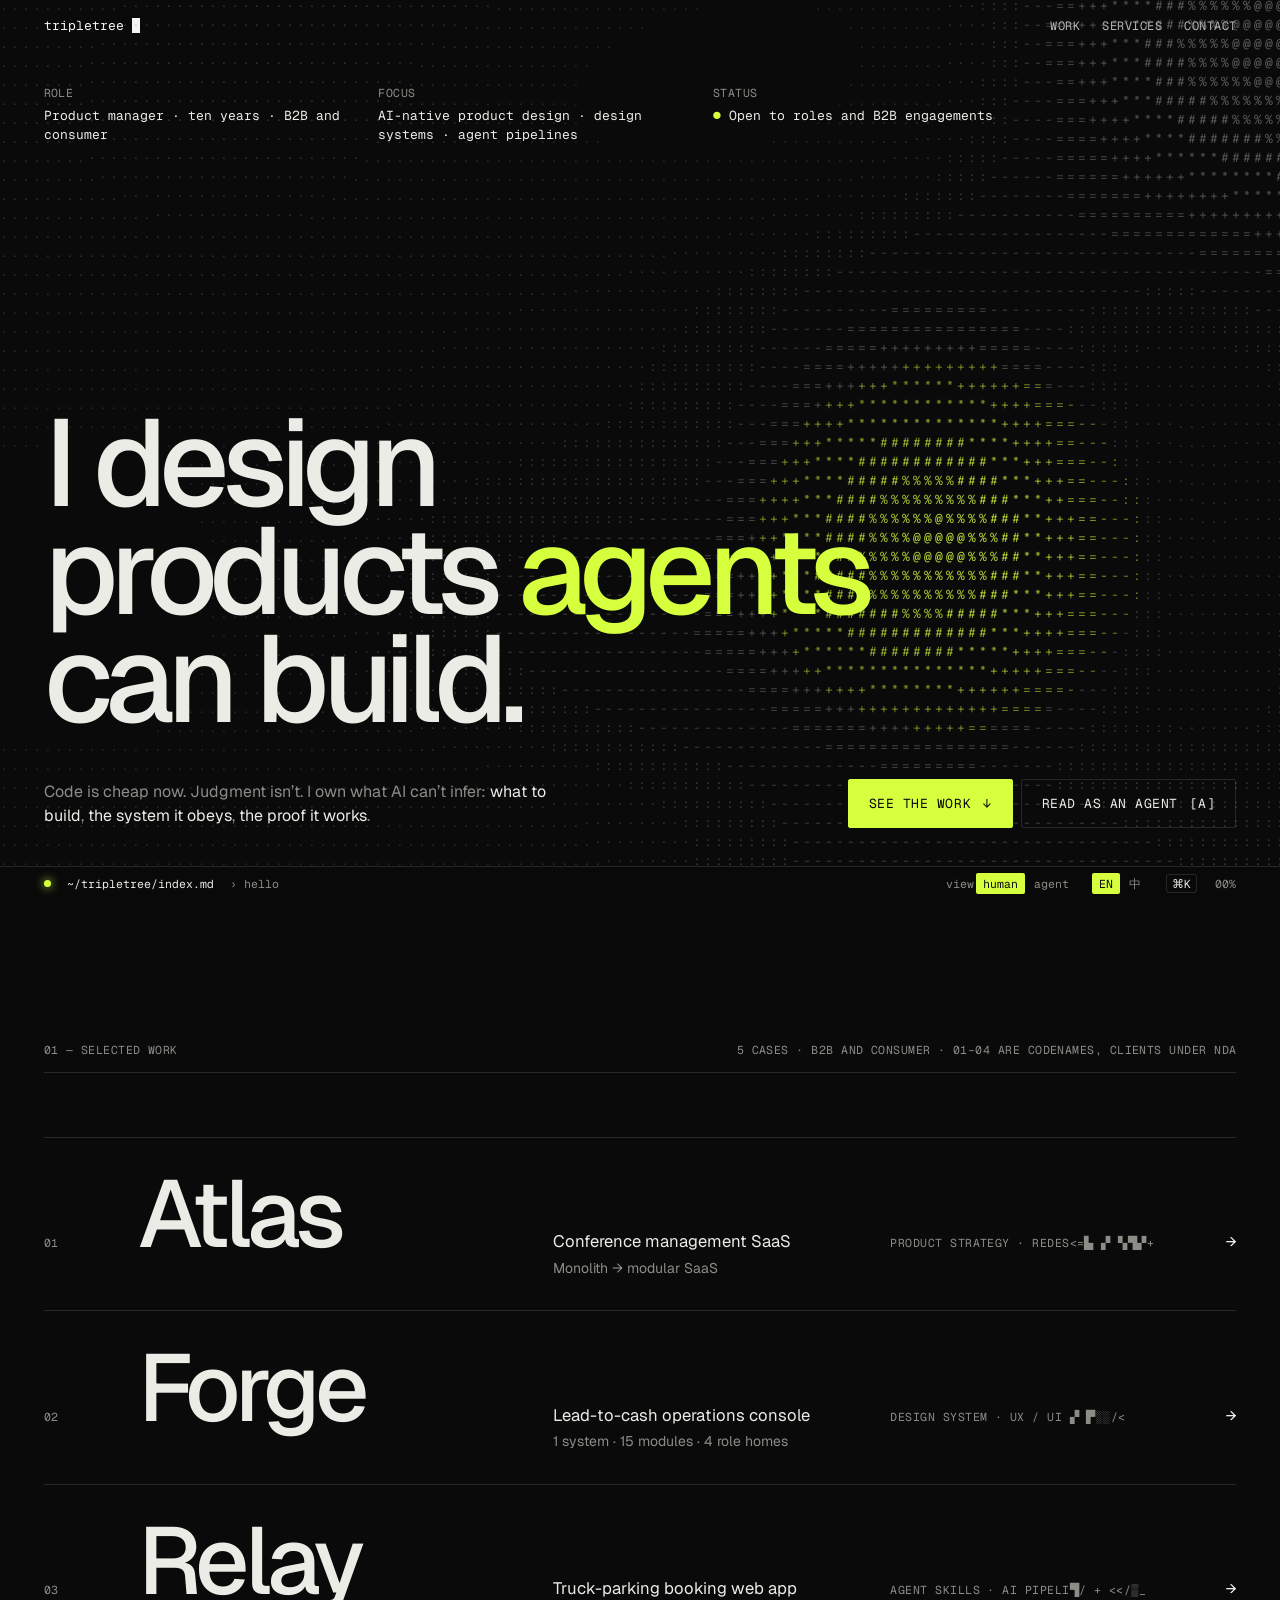
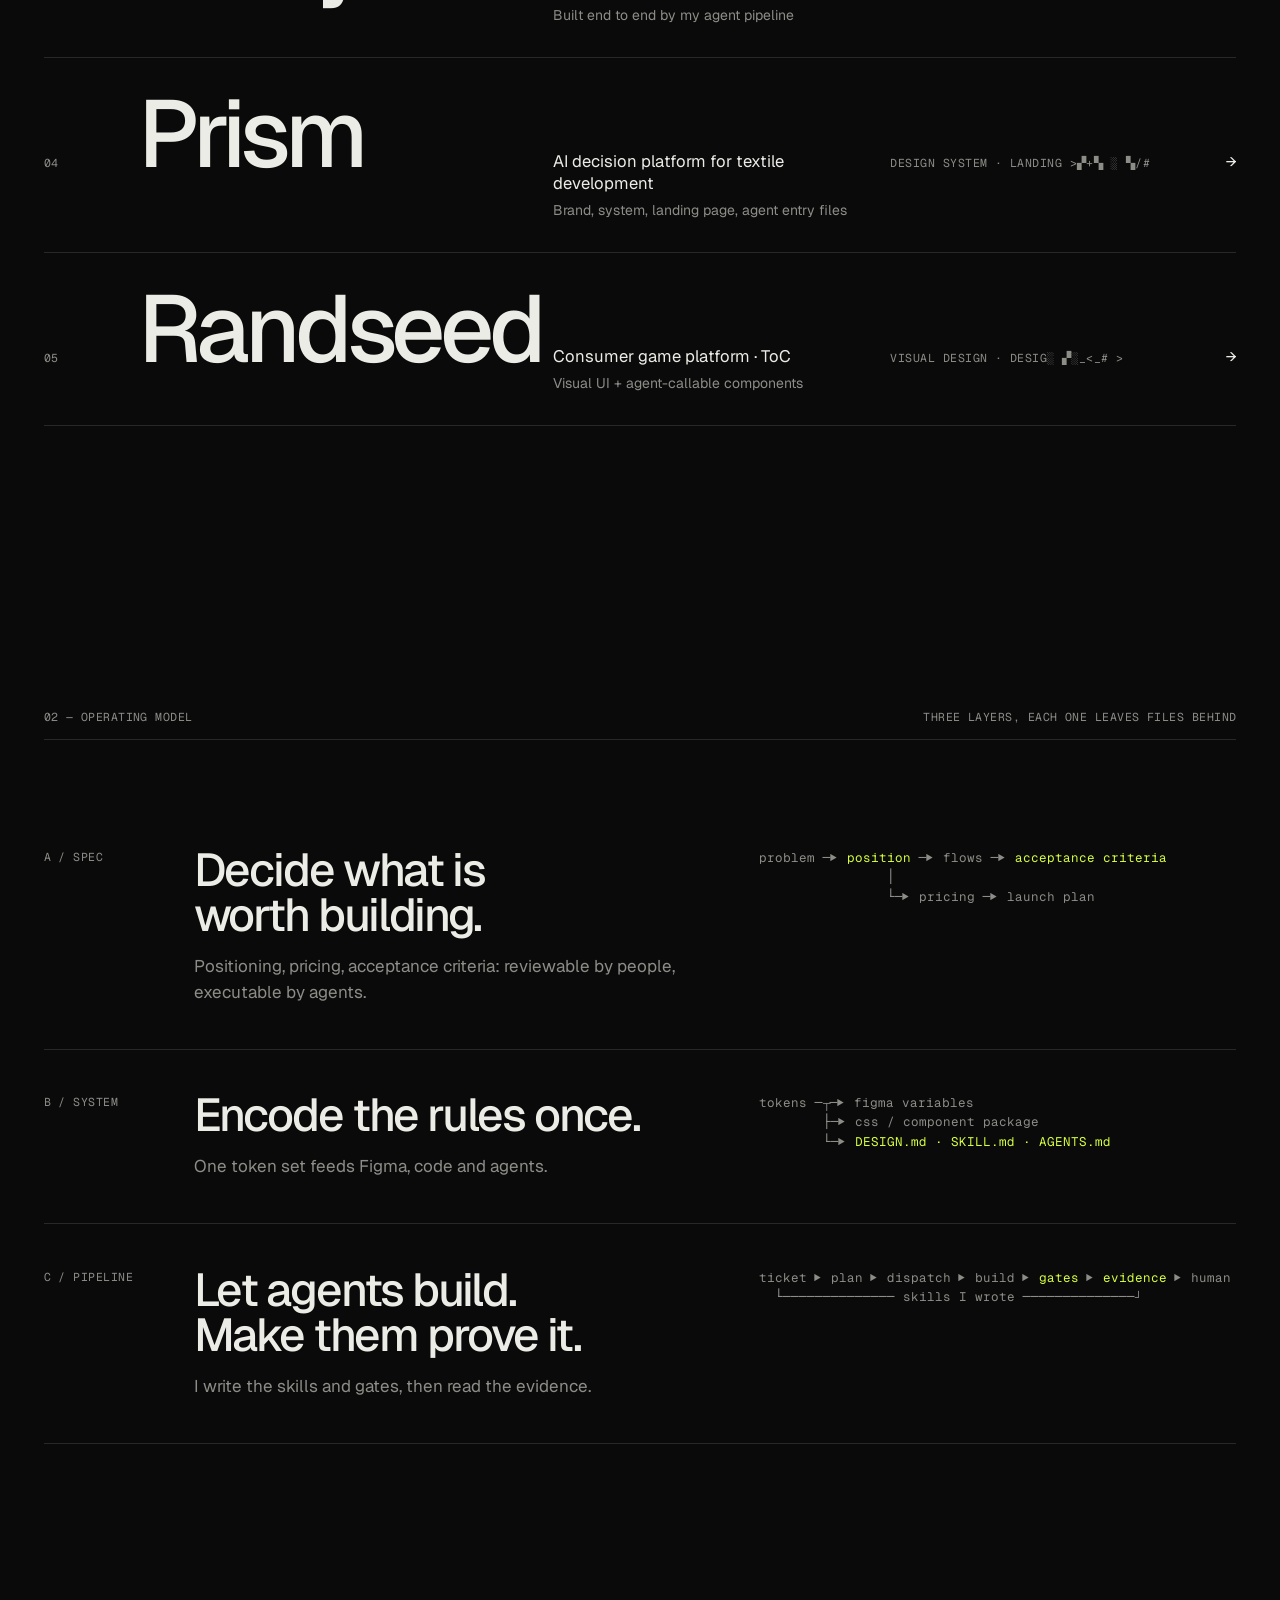
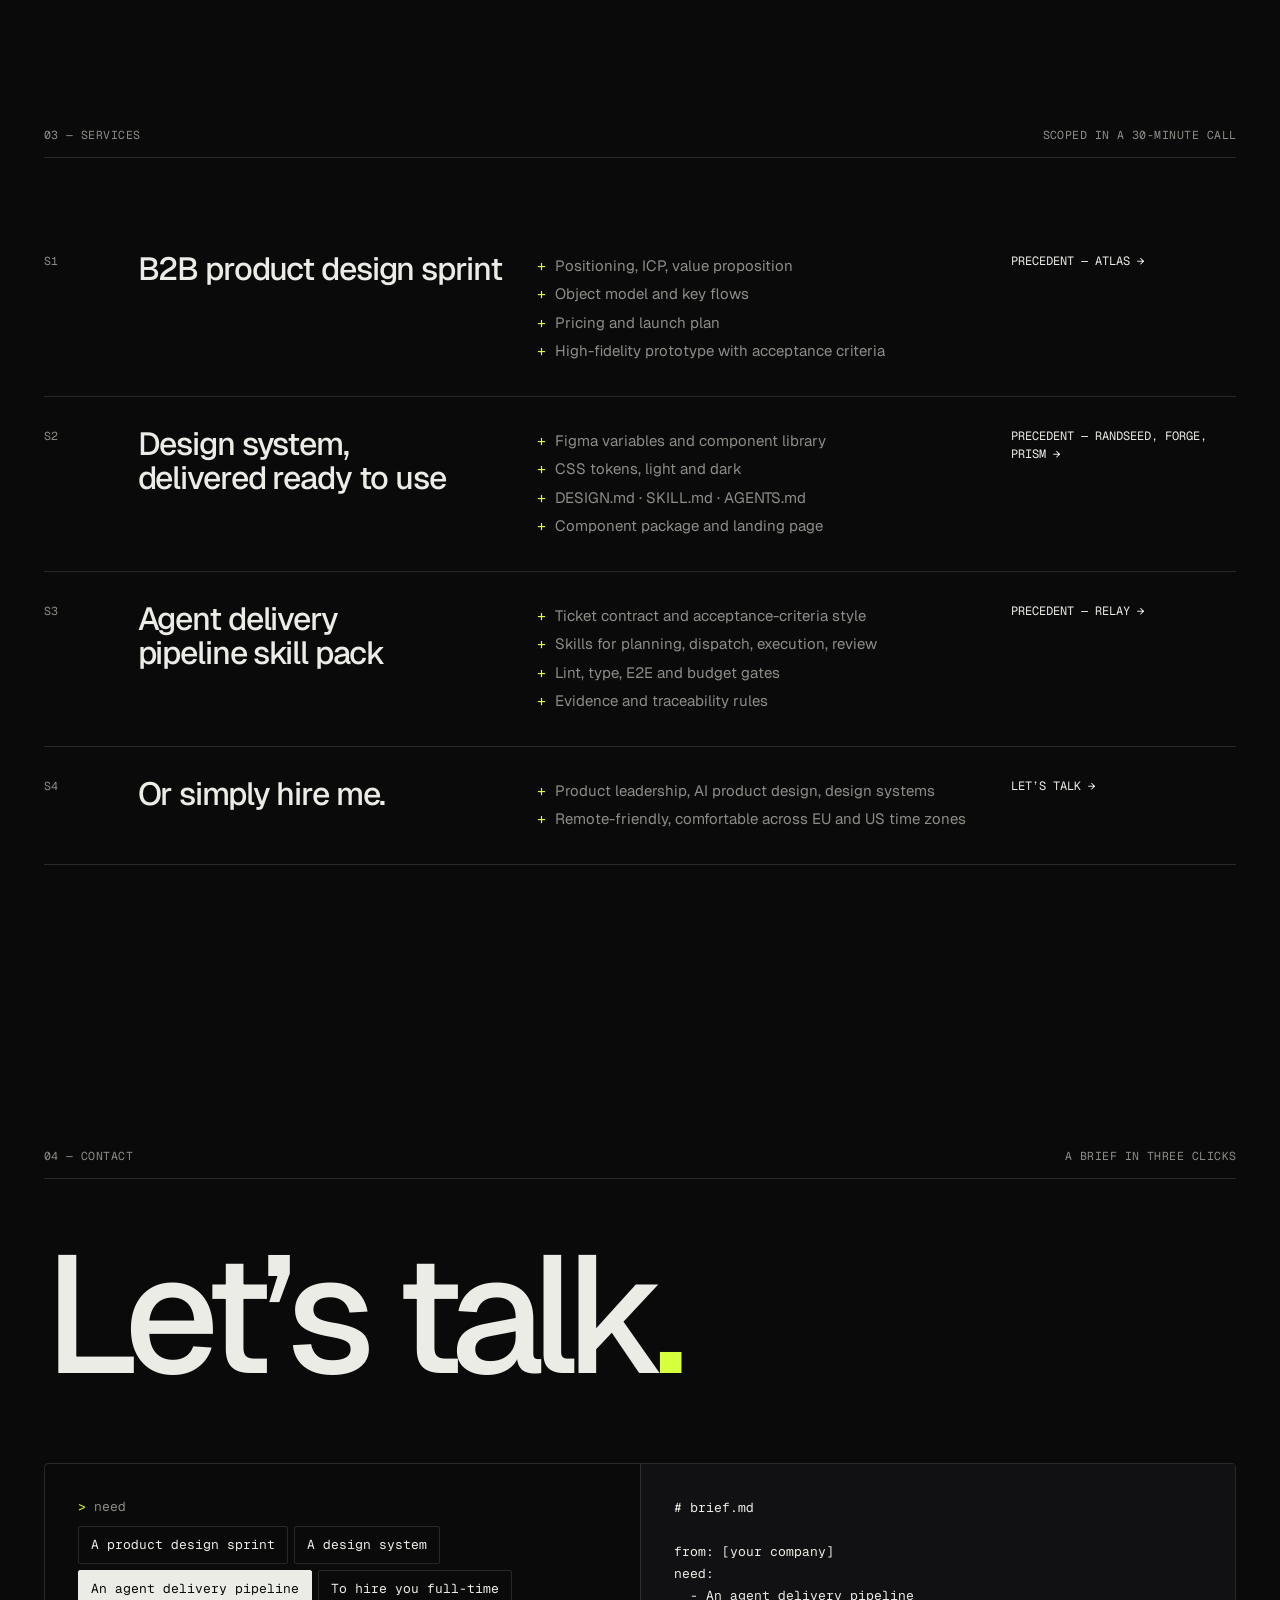
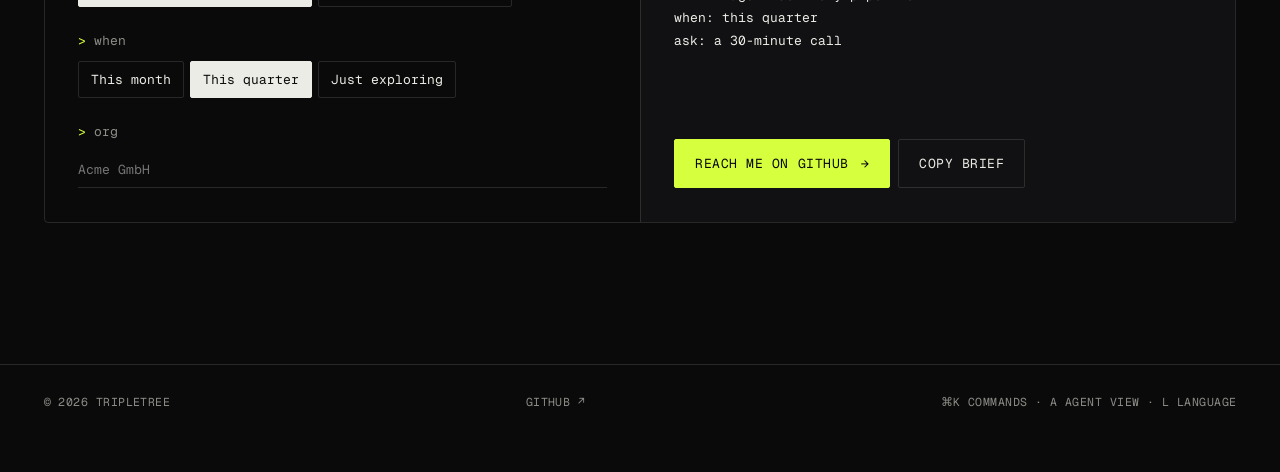
<file: index.html>
<!doctype html>
<html lang="en">
<head>
<meta charset="utf-8">
<meta name="viewport" content="width=device-width, initial-scale=1">
<title>tripletree — product design for the age of agents</title>
<meta name="description" content="Product manager, ten years across B2B and consumer products. I design products agents can build: the spec, the design system, and the pipeline that proves it works.">
<meta name="theme-color" content="#0A0A0B">
<link rel="icon" href="data:image/svg+xml,%3Csvg xmlns='http://www.w3.org/2000/svg' viewBox='0 0 16 16'%3E%3Crect width='16' height='16' fill='%230A0A0B'/%3E%3Crect x='5' y='3' width='6' height='10' fill='%23D6FF3D'/%3E%3C/svg%3E">
<link rel="preconnect" href="https://fonts.googleapis.com"><link rel="preconnect" href="https://fonts.gstatic.com" crossorigin>
<link href="https://fonts.googleapis.com/css2?family=Geist:wght@300;400;500;600&family=Geist+Mono:wght@400;500&display=swap" rel="stylesheet">
<link rel="stylesheet" href="site.css">
<noscript><style>.rv{opacity:1;transform:none}</style></noscript>
</head>
<body data-page="index">
<main>

<section class="hero" data-crumb="hello">
  <canvas id="ascii" aria-hidden="true"></canvas>
  <div class="hero-meta m no-md">
    <div><span data-zh="角色">Role</span><b data-zh="产品经理 · 十年 · B2B 与 ToC">Product manager · ten years · B2B and consumer</b></div>
    <div><span data-zh="方向">Focus</span><b data-zh="AI 原生产品设计 · 设计系统 · Agent 流水线">AI-native product design · design systems · agent pipelines</b></div>
    <div><span data-zh="状态">Status</span><b><span class="ac">●</span> <span data-zh="可全职入职，也接 B2B 项目">Open to roles and B2B engagements</span></b></div>
  </div>
  <div>
    <h1 data-zh="<span>我设计</span><span><span class='ac'>Agent</span> 造得出来的</span><span>产品。</span>"><span>I design</span><span>products <span class="ac">agents</span></span><span>can build.</span></h1>
    <div class="hero-foot">
      <p data-zh="代码变便宜了，判断没有。我负责 AI 推断不了的三件事：<b>做什么</b>、<b>遵守什么系统</b>、<b>如何证明可用</b>。">Code is cheap now. Judgment isn’t. I own what AI can’t infer: <b>what to build</b>, <b>the system it obeys</b>, <b>the proof it works</b>.</p>
      <div style="display:flex;gap:8px;flex-wrap:wrap">
        <a class="cta solid" href="#work"><span data-zh="看项目">See the work</span> ↓</a>
        <button class="cta" onclick="agentView(true)"><span data-zh="以 Agent 视角阅读">Read as an agent</span> [A]</button>
      </div>
    </div>
  </div>
</section>

<section id="work" data-crumb="work">
  <div class="sec-head m rv"><span data-zh="01 — 精选项目">01 — Selected work</span><span data-zh="5 个项目 · B2B 与 ToC · 01–04 为代号，客户保密">5 cases · B2B and consumer · 01–04 are codenames, clients under NDA</span></div>
  <div class="rows">
    <a class="row rv" href="atlas.html" data-img="assets/atlas-dashboard.jpg">
      <span class="m">01</span>
      <span class="row-name" style="view-transition-name:t-atlas">Atlas</span>
      <span class="row-what"><span data-zh="学术会议管理 SaaS">Conference management SaaS</span><small data-zh="单体 → 模块化 SaaS">Monolith → modular SaaS</small></span>
      <span class="m" data-zh="产品策略 · 重设计 · 重新上线">Product strategy · redesign · relaunch</span>
      <span class="arr">→</span>
      <img class="row-thumb" src="assets/atlas-dashboard.jpg" alt="" loading="lazy">
    </a>
    <a class="row rv" href="forge.html" data-img="assets/forge-sales.jpg">
      <span class="m">02</span>
      <span class="row-name" style="view-transition-name:t-forge">Forge</span>
      <span class="row-what"><span data-zh="从线索到回款的企业运营后台">Lead-to-cash operations console</span><small data-zh="1 套系统 · 15 个模块 · 4 种角色首页">1 system · 15 modules · 4 role homes</small></span>
      <span class="m" data-zh="设计系统 · UX / UI · Figma">Design system · UX / UI · Figma</span>
      <span class="arr">→</span>
      <img class="row-thumb" src="assets/forge-sales.jpg" alt="" loading="lazy">
    </a>
    <a class="row rv" href="relay.html" data-img="assets/relay-cover.jpg">
      <span class="m">03</span>
      <span class="row-name" style="view-transition-name:t-relay">Relay</span>
      <span class="row-what"><span data-zh="卡车司机预订停车场的 Web 应用">Truck-parking booking web app</span><small data-zh="全程由我的 Agent 流水线开发">Built end to end by my agent pipeline</small></span>
      <span class="m" data-zh="Agent 技能 · AI 流水线 · 交付">Agent skills · AI pipeline · delivery</span>
      <span class="arr">→</span>
      <img class="row-thumb" src="assets/relay-cover.jpg" alt="" loading="lazy">
    </a>
    <a class="row rv" href="prism.html" data-img="assets/prism-hero-dark.jpg">
      <span class="m">04</span>
      <span class="row-name" style="view-transition-name:t-prism">Prism</span>
      <span class="row-what"><span data-zh="面向纺织开发的 AI 决策平台">AI decision platform for textile development</span><small data-zh="品牌、系统、落地页、Agent 入口文件">Brand, system, landing page, agent entry files</small></span>
      <span class="m" data-zh="设计系统 · 落地页 · Vue 组件包">Design system · landing page · Vue package</span>
      <span class="arr">→</span>
      <img class="row-thumb" src="assets/prism-hero-dark.jpg" alt="" loading="lazy">
    </a>
    <a class="row rv" href="randseed.html" data-img="assets/seed-desktop.jpg">
      <span class="m">05</span>
      <span class="row-name" style="view-transition-name:t-randseed">Randseed</span>
      <span class="row-what"><span data-zh="大众玩家的链上游戏平台 · ToC">Consumer game platform · ToC</span><small data-zh="视觉 UI + Agent 可调用组件">Visual UI + agent-callable components</small></span>
      <span class="m" data-zh="视觉设计 · 设计系统 · Agent 可调用">Visual design · design system · agent-callable</span>
      <span class="arr">→</span>
      <img class="row-thumb" src="assets/seed-desktop.jpg" alt="" loading="lazy">
    </a>
  </div>
</section>

<section id="model" data-crumb="model">
  <div class="sec-head m rv"><span data-zh="02 — 工作方式">02 — Operating model</span><span data-zh="三层，每层都留下文件">Three layers, each one leaves files behind</span></div>
  <div class="model rv">
    <span class="m">A / spec</span>
    <div><h3 data-zh="先决定什么值得做。">Decide what is worth building.</h3><p data-zh="定位、定价、验收标准：人能评审，Agent 能执行。">Positioning, pricing, acceptance criteria: reviewable by people, executable by agents.</p></div>
    <pre>problem ─▶ <b>position</b> ─▶ flows ─▶ <b>acceptance criteria</b>
                │
                └─▶ pricing ─▶ launch plan</pre>
  </div>
  <div class="model rv">
    <span class="m">B / system</span>
    <div><h3 data-zh="把规则只写一次。">Encode the rules once.</h3><p data-zh="一份令牌，同时驱动 Figma、代码和 Agent。">One token set feeds Figma, code and agents.</p></div>
    <pre>tokens ─┬─▶ figma variables
        ├─▶ css / component package
        └─▶ <b>DESIGN.md · SKILL.md · AGENTS.md</b></pre>
  </div>
  <div class="model rv">
    <span class="m">C / pipeline</span>
    <div><h3 data-zh="让 Agent 去造，并要求它证明。">Let agents build. Make them prove it.</h3><p data-zh="我写技能和门禁，然后只看证据。">I write the skills and gates, then read the evidence.</p></div>
    <pre>ticket ▶ plan ▶ dispatch ▶ build ▶ <b>gates</b> ▶ <b>evidence</b> ▶ human
  └────────────── skills I wrote ──────────────┘</pre>
  </div>
</section>

<section id="services" data-crumb="services">
  <div class="sec-head m rv"><span data-zh="03 — 服务">03 — Services</span><span data-zh="范围在 30 分钟通话里确定">Scoped in a 30-minute call</span></div>
  <div class="svc rv"><span class="m">S1</span><h3 data-zh="B2B 产品设计冲刺">B2B product design sprint</h3>
    <ul><li data-zh="定位、ICP、价值主张">Positioning, ICP, value proposition</li><li data-zh="对象模型与关键流程">Object model and key flows</li><li data-zh="定价与上线方案">Pricing and launch plan</li><li data-zh="带验收标准的高保真原型">High-fidelity prototype with acceptance criteria</li></ul>
    <a href="atlas.html"><span data-zh="先例">Precedent</span> — Atlas →</a></div>
  <div class="svc rv"><span class="m">S2</span><h3 data-zh="设计系统，交付即可用">Design system, delivered ready to use</h3>
    <ul><li data-zh="Figma 变量与组件库">Figma variables and component library</li><li data-zh="CSS 令牌，明暗双主题">CSS tokens, light and dark</li><li>DESIGN.md · SKILL.md · AGENTS.md</li><li data-zh="组件代码包与落地页">Component package and landing page</li></ul>
    <a href="randseed.html"><span data-zh="先例">Precedent</span> — Randseed, Forge, Prism →</a></div>
  <div class="svc rv"><span class="m">S3</span><h3 data-zh="Agent 交付流水线技能包">Agent delivery pipeline skill pack</h3>
    <ul><li data-zh="工单契约与验收标准写法">Ticket contract and acceptance-criteria style</li><li data-zh="规划、派发、执行、评审四类技能">Skills for planning, dispatch, execution, review</li><li data-zh="lint / 类型 / E2E / 预算门禁">Lint, type, E2E and budget gates</li><li data-zh="证据与追溯规范">Evidence and traceability rules</li></ul>
    <a href="relay.html"><span data-zh="先例">Precedent</span> — Relay →</a></div>
  <div class="svc rv"><span class="m">S4</span><h3 data-zh="或者，直接雇我。">Or simply hire me.</h3>
    <ul><li data-zh="产品负责人 / AI 产品设计 / 设计系统">Product leadership, AI product design, design systems</li><li data-zh="可远程，可配合欧美时区">Remote-friendly, comfortable across EU and US time zones</li></ul>
    <a href="#contact"><span data-zh="聊一聊">Let’s talk</span> →</a></div>
</section>

<section id="contact" class="contact" data-crumb="contact">
  <div class="sec-head m rv"><span data-zh="04 — 联系">04 — Contact</span><span data-zh="三次点击写好需求">A brief in three clicks</span></div>
  <h2 class="rv" data-zh="聊聊<span class='ac'>。</span>">Let’s talk<span class="ac">.</span></h2>
  <div class="brief rv no-md">
    <div>
      <div class="grp"><label data-zh="需要">need</label><div class="chips" id="cNeed"></div></div>
      <div class="grp"><label data-zh="时间">when</label><div class="chips" id="cTime"></div></div>
      <div class="grp"><label for="org" data-zh="公司 / 团队">org</label><input id="org" autocomplete="organization" placeholder="Acme GmbH"></div>
    </div>
    <div>
      <pre id="briefOut"></pre>
      <div class="acts"><a class="cta solid" id="sendBtn" href="#"><span id="sendLbl"></span> →</a><button class="cta" id="copyBtn"><span data-zh="复制简报">Copy brief</span></button></div>
    </div>
  </div>
</section>

</main>
<footer class="m"><span>© 2026 tripletree</span><span><a href="https://github.com/tripletree" target="_blank" rel="noopener">GitHub ↗</a></span><span data-zh="⌘K 命令 · A Agent 视图 · L 语言">⌘K commands · A agent view · L language</span></footer>
<script src="site.js"></script>
</body>
</html>
</file>
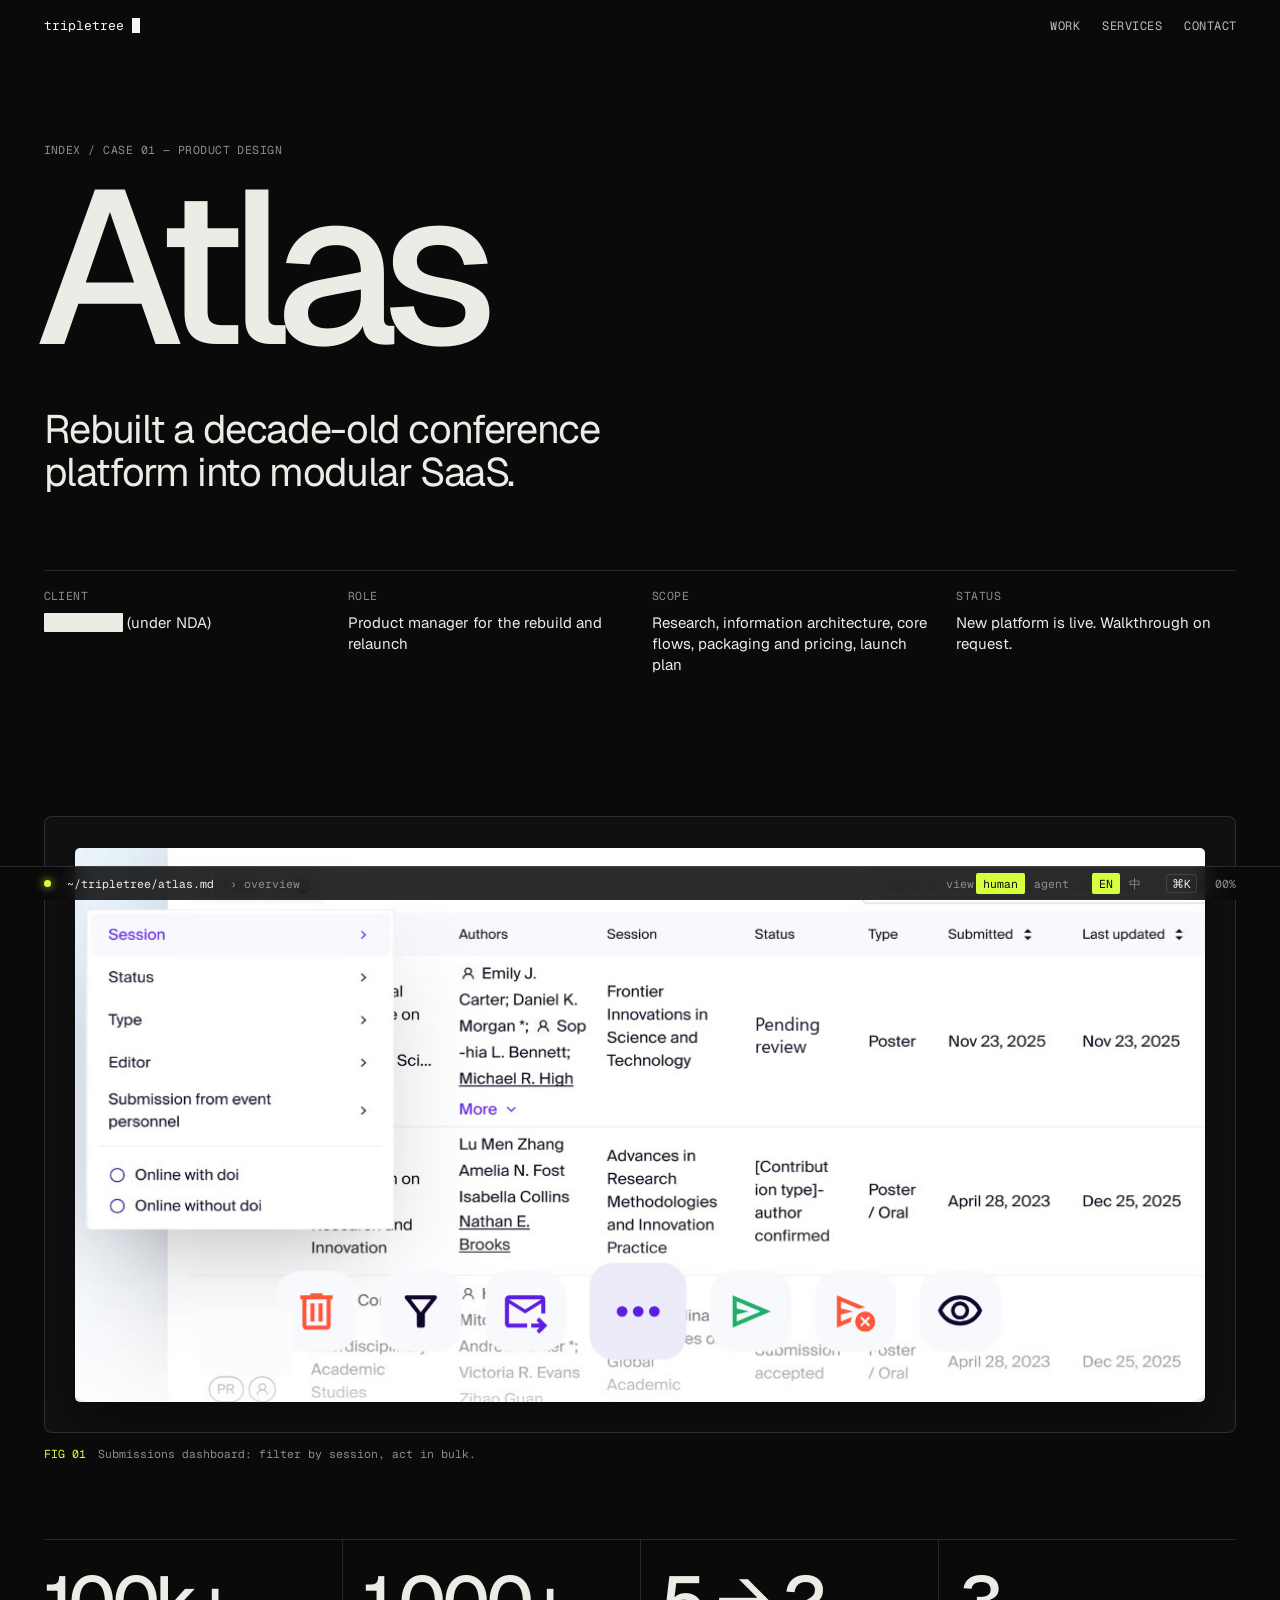
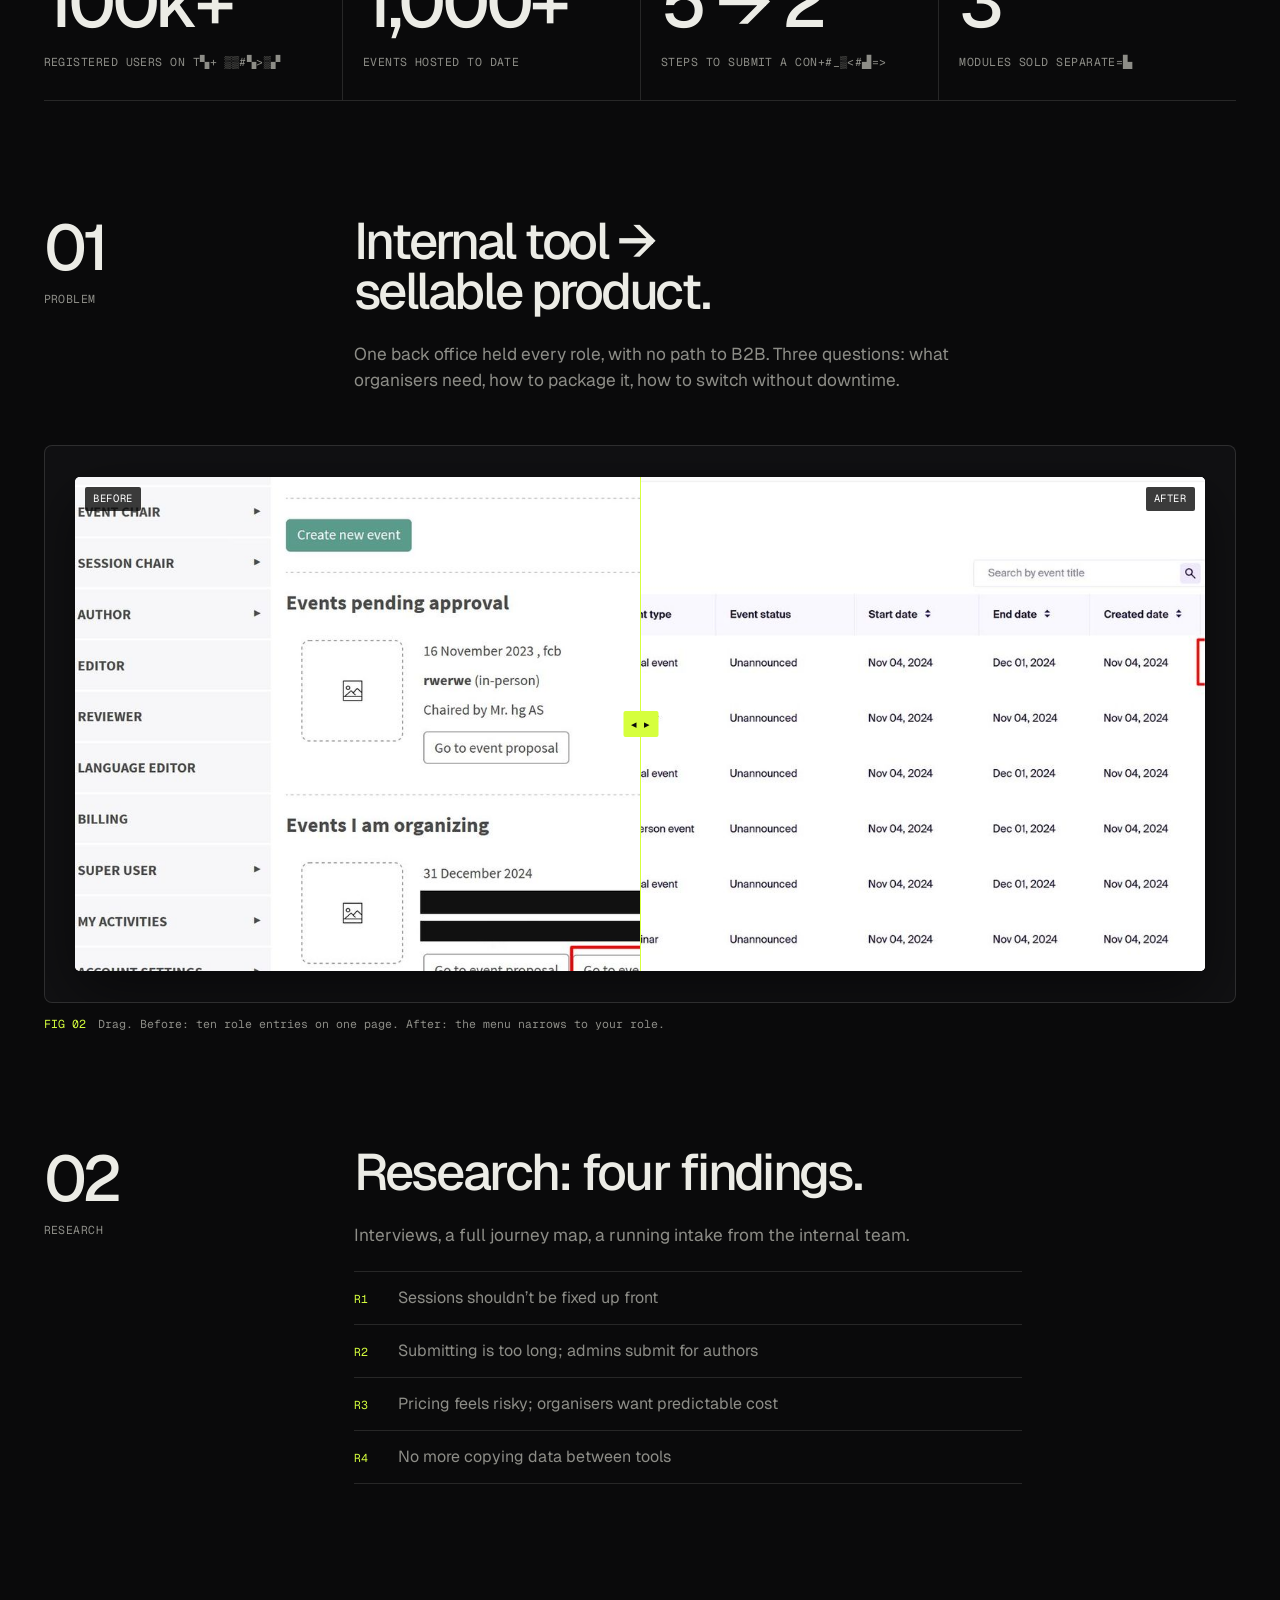
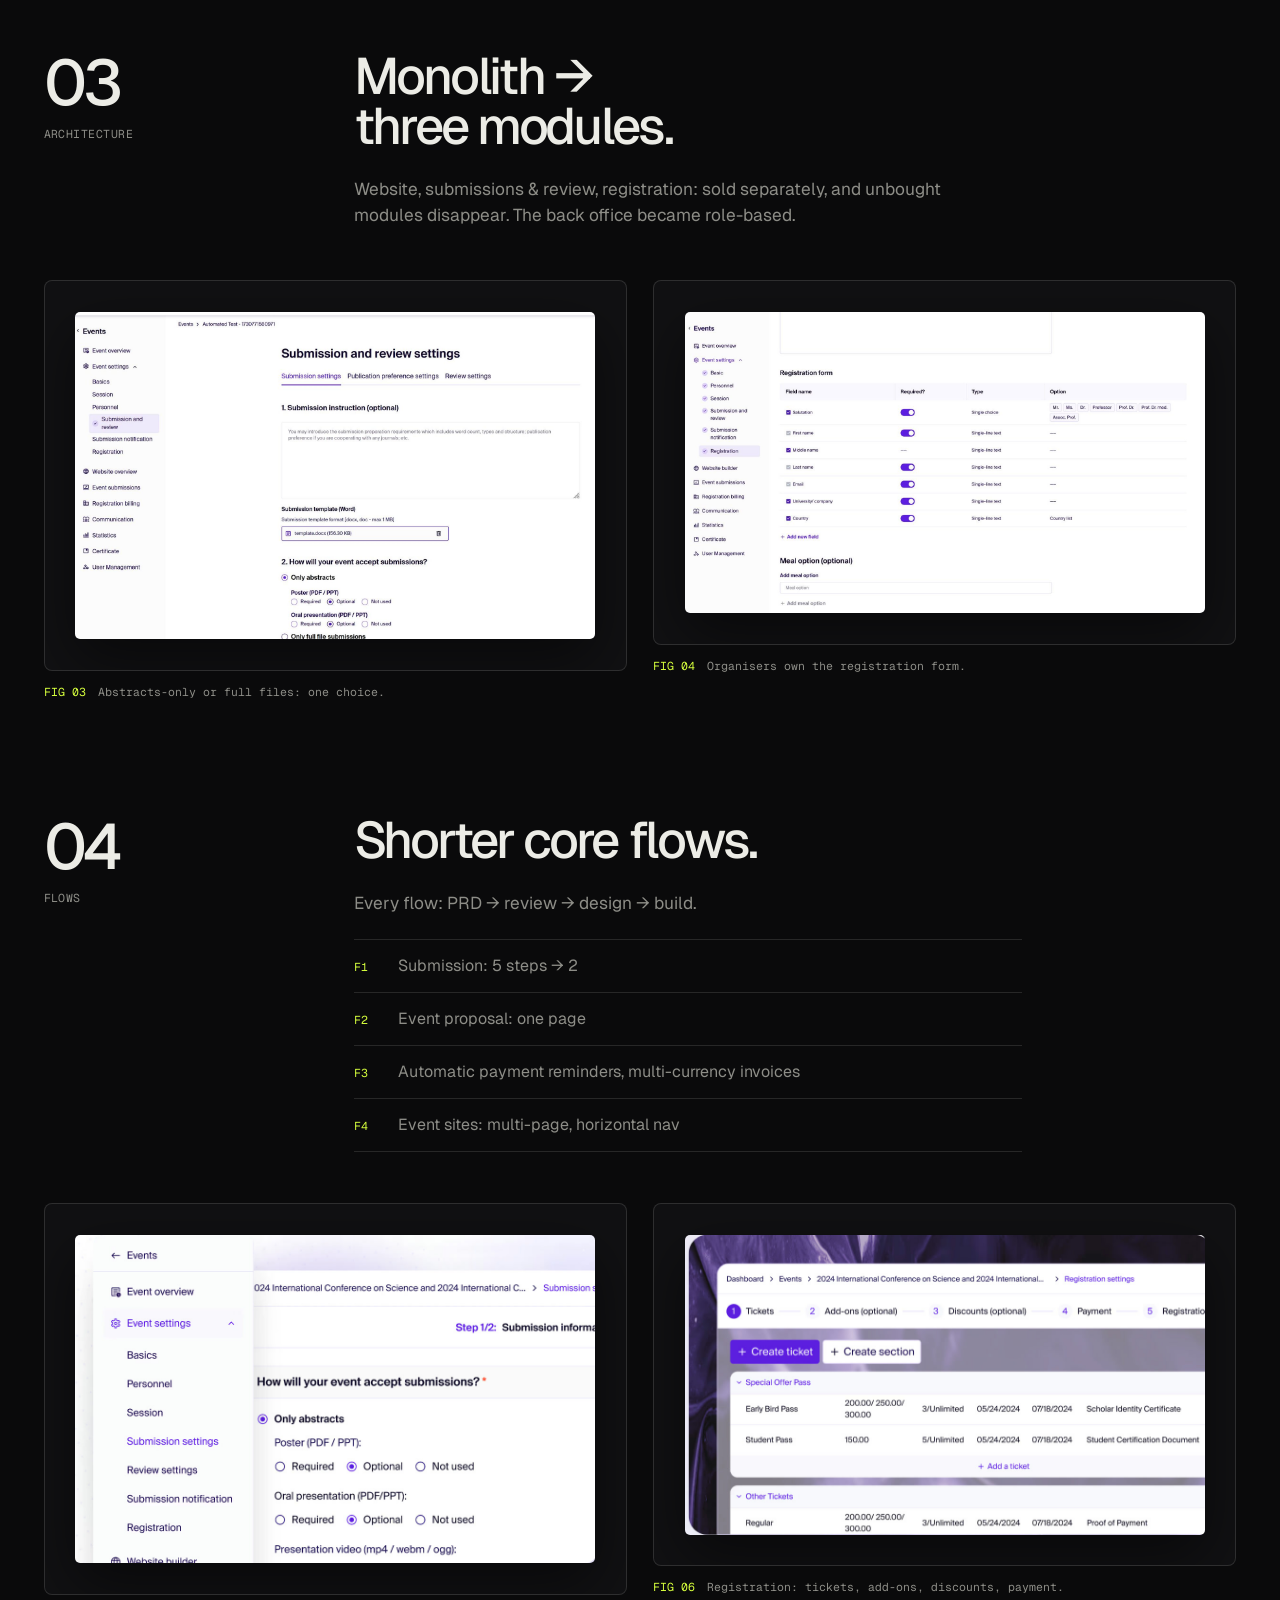
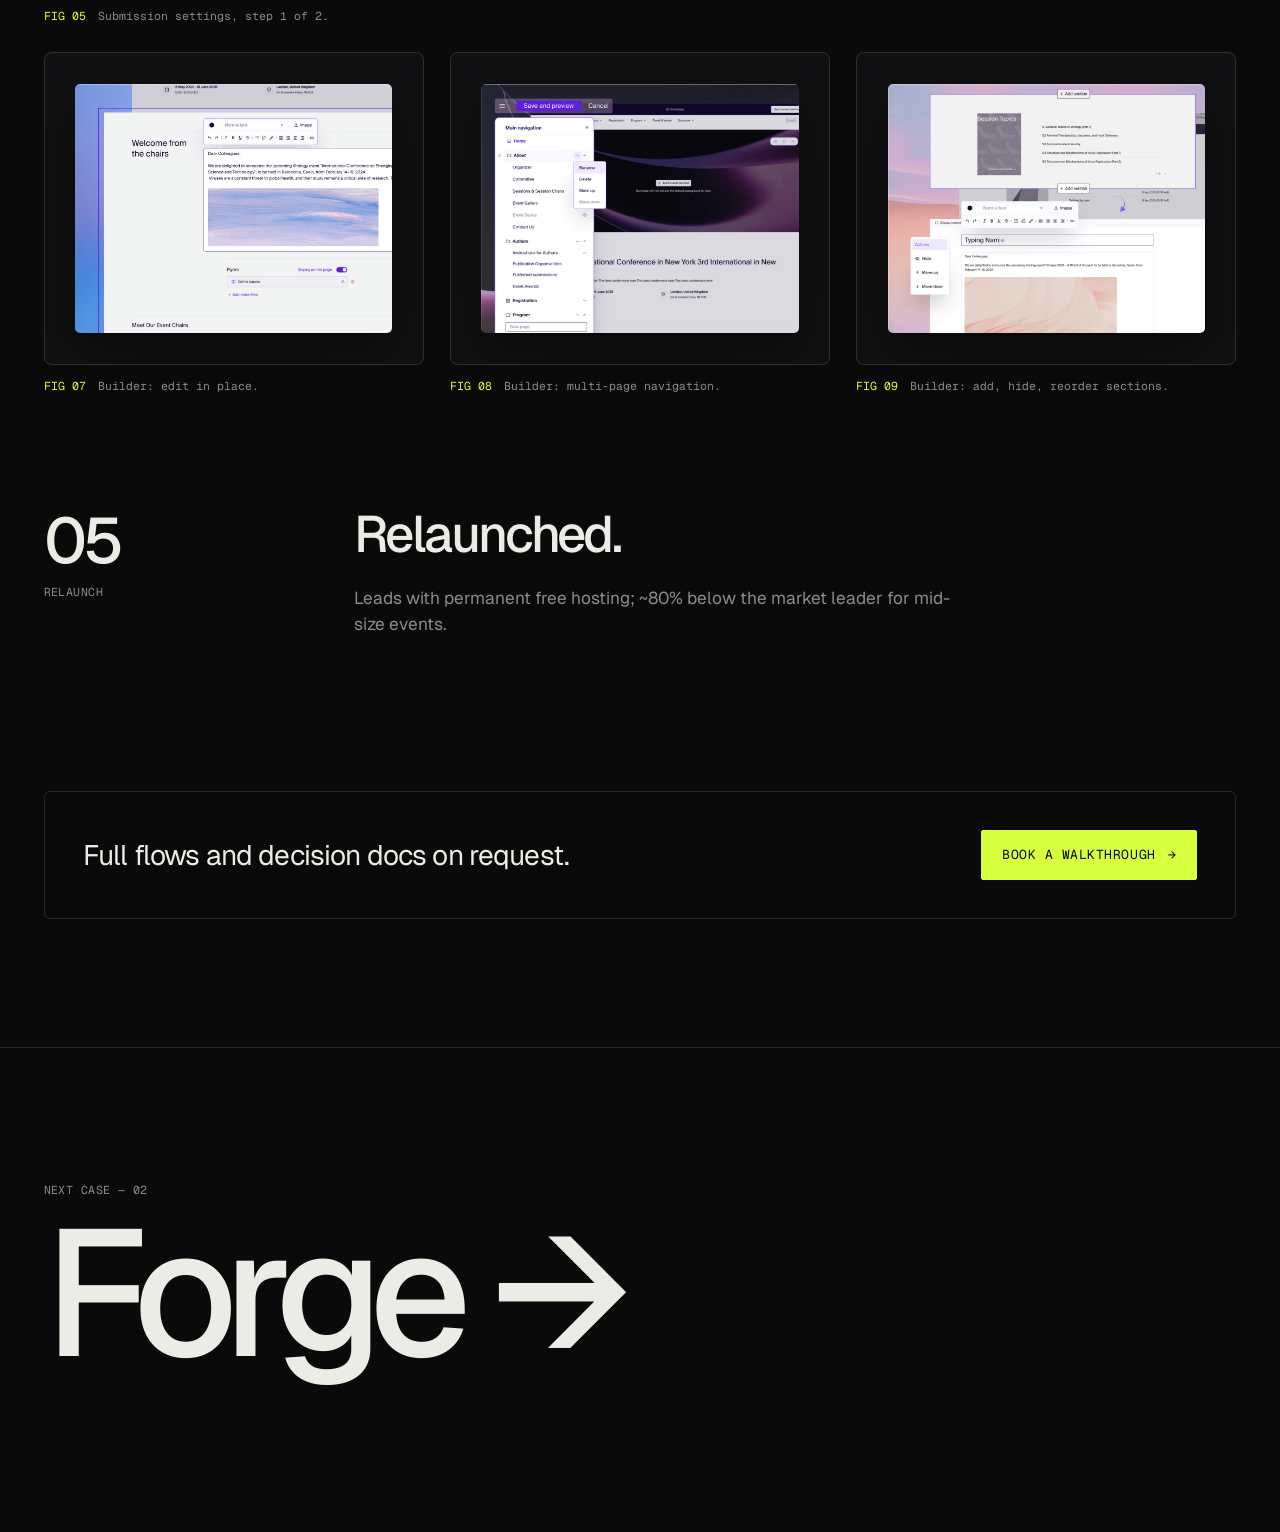
<file: atlas.html>
<!doctype html>
<html lang="en">
<head>
<meta charset="utf-8">
<meta name="viewport" content="width=device-width, initial-scale=1">
<title>Atlas — conference management SaaS · tripletree</title>
<meta name="description" content="Case study: rebuilding a decade-old academic conference platform into a modular SaaS product. Research, architecture, flows, packaging and launch.">
<meta name="theme-color" content="#0A0A0B">
<link rel="icon" href="data:image/svg+xml,%3Csvg xmlns='http://www.w3.org/2000/svg' viewBox='0 0 16 16'%3E%3Crect width='16' height='16' fill='%230A0A0B'/%3E%3Crect x='5' y='3' width='6' height='10' fill='%23D6FF3D'/%3E%3C/svg%3E">
<link rel="preconnect" href="https://fonts.googleapis.com"><link rel="preconnect" href="https://fonts.gstatic.com" crossorigin>
<link href="https://fonts.googleapis.com/css2?family=Geist:wght@300;400;500;600&family=Geist+Mono:wght@400;500&display=swap" rel="stylesheet">
<link rel="stylesheet" href="site.css">
<noscript><style>.rv{opacity:1;transform:none}</style></noscript>
</head>
<body data-page="atlas">
<main>

<header class="c-hero" data-crumb="overview">
  <p class="m"><a href="index.html#work">index</a> / <span data-zh="项目 01 — 产品设计">case 01 — product design</span></p>
  <h1 style="view-transition-name:t-atlas">Atlas</h1>
  <p class="c-lede" data-zh="把运行十几年的会议平台，重建为按模块售卖的 SaaS。">Rebuilt a decade-old conference platform into modular SaaS.</p>
  <dl class="c-meta">
    <div><dt class="m" data-zh="客户">Client</dt><dd><span class="red">████████</span> <span data-zh="（保密）">(under NDA)</span></dd></div>
    <div><dt class="m" data-zh="角色">Role</dt><dd data-zh="产品经理，负责重建与重新上线">Product manager for the rebuild and relaunch</dd></div>
    <div><dt class="m" data-zh="范围">Scope</dt><dd data-zh="用户研究、信息架构、核心流程、套餐与定价、上线计划">Research, information architecture, core flows, packaging and pricing, launch plan</dd></div>
    <div><dt class="m" data-zh="状态">Status</dt><dd data-zh="新平台已上线，可进一步演示">New platform is live. Walkthrough on request.</dd></div>
  </dl>
</header>

<div class="figs"><figure class="rv"><div class="shot"><img src="assets/atlas-dashboard.jpg" alt="Submissions dashboard with session filters and bulk actions"></div><figcaption><b>FIG 01</b><span data-zh="投稿看板：按分会场筛选，批量操作。">Submissions dashboard: filter by session, act in bulk.</span></figcaption></figure></div>

<div class="nums rv">
  <div><b>100k+</b><span class="m" data-zh="平台注册用户">registered users on the platform</span></div>
  <div><b>1,000+</b><span class="m" data-zh="累计举办的会议">events hosted to date</span></div>
  <div><b>5 → 2</b><span class="m" data-zh="投稿步骤">steps to submit a contribution</span></div>
  <div><b>3</b><span class="m" data-zh="可单独购买的模块">modules sold separately</span></div>
</div>

<section class="ch" data-crumb="01 problem">
  <div class="ch-n m rv"><b>01</b><span data-zh="问题">Problem</span></div>
  <div class="rv">
    <h2 data-zh="内部工具 → 可售卖的产品。">Internal tool → sellable product.</h2>
    <p data-zh="一个后台塞下所有角色，没有对外售卖的路径。要回答三件事：组织者要什么、产品怎么拆、怎么不停机切换。">One back office held every role, with no path to B2B. Three questions: what organisers need, how to package it, how to switch without downtime.</p>
  </div>
</section>
<div class="figs"><figure class="rv"><div class="shot"><div class="ba" style="--ar:1600/700"><img src="assets/atlas-old.jpg" alt="Old dashboard" loading="lazy"><img src="assets/atlas-events.jpg" alt="New events list" loading="lazy"><i></i><span data-zh="旧版">BEFORE</span><span data-zh="新版">AFTER</span></div></div><figcaption><b>FIG 02</b><span data-zh="拖动对比。旧：一页十个角色入口。新：菜单随角色收敛。">Drag. Before: ten role entries on one page. After: the menu narrows to your role.</span></figcaption></figure></div>

<section class="ch" data-crumb="02 research">
  <div class="ch-n m rv"><b>02</b><span data-zh="研究">Research</span></div>
  <div class="rv">
    <h2 data-zh="研究：四个发现。">Research: four findings.</h2>
    <p data-zh="用户访谈 + 全旅程图 + 内部需求池。">Interviews, a full journey map, a running intake from the internal team.</p>
    <ul><li data-n="R1" data-zh="分会场不该预先定死">Sessions shouldn’t be fixed up front</li><li data-n="R2" data-zh="投稿太长，常由管理员代投">Submitting is too long; admins submit for authors</li><li data-n="R3" data-zh="定价有风险，组织者要可预期的成本">Pricing feels risky; organisers want predictable cost</li><li data-n="R4" data-zh="不想在工具之间倒数据">No more copying data between tools</li></ul>
  </div>
</section>

<section class="ch" data-crumb="03 architecture">
  <div class="ch-n m rv"><b>03</b><span data-zh="架构">Architecture</span></div>
  <div class="rv">
    <h2 data-zh="单体 → 三个模块。">Monolith → three modules.</h2>
    <p data-zh="建站、投稿评审、注册票务可单独购买，没买的不出现；后台按角色呈现。">Website, submissions &amp; review, registration: sold separately, and unbought modules disappear. The back office became role-based.</p>
  </div>
</section>
<div class="figs duo">
  <figure class="rv"><div class="shot"><img src="assets/atlas-subset.jpg" alt="Submission and review settings" loading="lazy"></div><figcaption><b>FIG 03</b><span data-zh="只收摘要 / 只收全文：一个选项。">Abstracts-only or full files: one choice.</span></figcaption></figure>
  <figure class="rv"><div class="shot"><img src="assets/atlas-regform.jpg" alt="Registration form builder" loading="lazy"></div><figcaption><b>FIG 04</b><span data-zh="注册表单由组织者自己配置。">Organisers own the registration form.</span></figcaption></figure>
</div>

<section class="ch" data-crumb="04 flows">
  <div class="ch-n m rv"><b>04</b><span data-zh="流程">Flows</span></div>
  <div class="rv">
    <h2 data-zh="缩短核心流程。">Shorter core flows.</h2>
    <p data-zh="每条流程：PRD → 评审 → 设计 → 开发。">Every flow: PRD → review → design → build.</p>
    <ul><li data-n="F1" data-zh="投稿：5 步 → 2 步">Submission: 5 steps → 2</li><li data-n="F2" data-zh="办会申请：一页表单">Event proposal: one page</li><li data-n="F3" data-zh="自动催款，多币种开票">Automatic payment reminders, multi-currency invoices</li><li data-n="F4" data-zh="会议官网：多页 + 横向导航">Event sites: multi-page, horizontal nav</li></ul>
  </div>
</section>
<div class="figs duo">
  <figure class="rv"><div class="shot"><img src="assets/atlas-submission.jpg" alt="Submission settings inside the event settings menu" loading="lazy"></div><figcaption><b>FIG 05</b><span data-zh="投稿设置：两步中的第一步。">Submission settings, step 1 of 2.</span></figcaption></figure>
  <figure class="rv"><div class="shot"><img src="assets/atlas-tickets.jpg" alt="Registration settings with ticket tiers" loading="lazy"></div><figcaption><b>FIG 06</b><span data-zh="注册设置：票种、附加项、折扣、支付。">Registration: tickets, add-ons, discounts, payment.</span></figcaption></figure>
</div>
<div class="figs trio" style="margin-top:28px">
  <figure class="rv"><div class="shot"><img src="assets/atlas-builder-text.jpg" alt="Website builder editing page text in place" loading="lazy"></div><figcaption><b>FIG 07</b><span data-zh="建站：所见即所得编辑。">Builder: edit in place.</span></figcaption></figure>
  <figure class="rv"><div class="shot"><img src="assets/atlas-builder-nav.jpg" alt="Website builder navigation editor" loading="lazy"></div><figcaption><b>FIG 08</b><span data-zh="建站：多页导航自由编排。">Builder: multi-page navigation.</span></figcaption></figure>
  <figure class="rv"><div class="shot"><img src="assets/atlas-builder-sections.jpg" alt="Website builder adding and reordering sections" loading="lazy"></div><figcaption><b>FIG 09</b><span data-zh="建站：区块增删、隐藏、排序。">Builder: add, hide, reorder sections.</span></figcaption></figure>
</div>

<section class="ch" data-crumb="05 relaunch">
  <div class="ch-n m rv"><b>05</b><span data-zh="上线">Relaunch</span></div>
  <div class="rv">
    <h2 data-zh="已重新上线。">Relaunched.</h2>
    <p data-zh="主打永久免费托管；中型会议入门价比头部竞品低约 80%。">Leads with permanent free hosting; ~80% below the market leader for mid-size events.</p>
  </div>
</section>


<div class="demo rv"><p data-zh="完整流程与决策文档，可预约演示。">Full flows and decision docs on request.</p><a class="cta solid" href="index.html#contact"><span data-zh="预约演示">Book a walkthrough</span> →</a></div>

<a class="next" href="forge.html"><span class="m" data-zh="下一个项目 — 02">Next case — 02</span><b>Forge →</b></a>
</main>
<script src="site.js"></script>
</body>
</html>
</file>
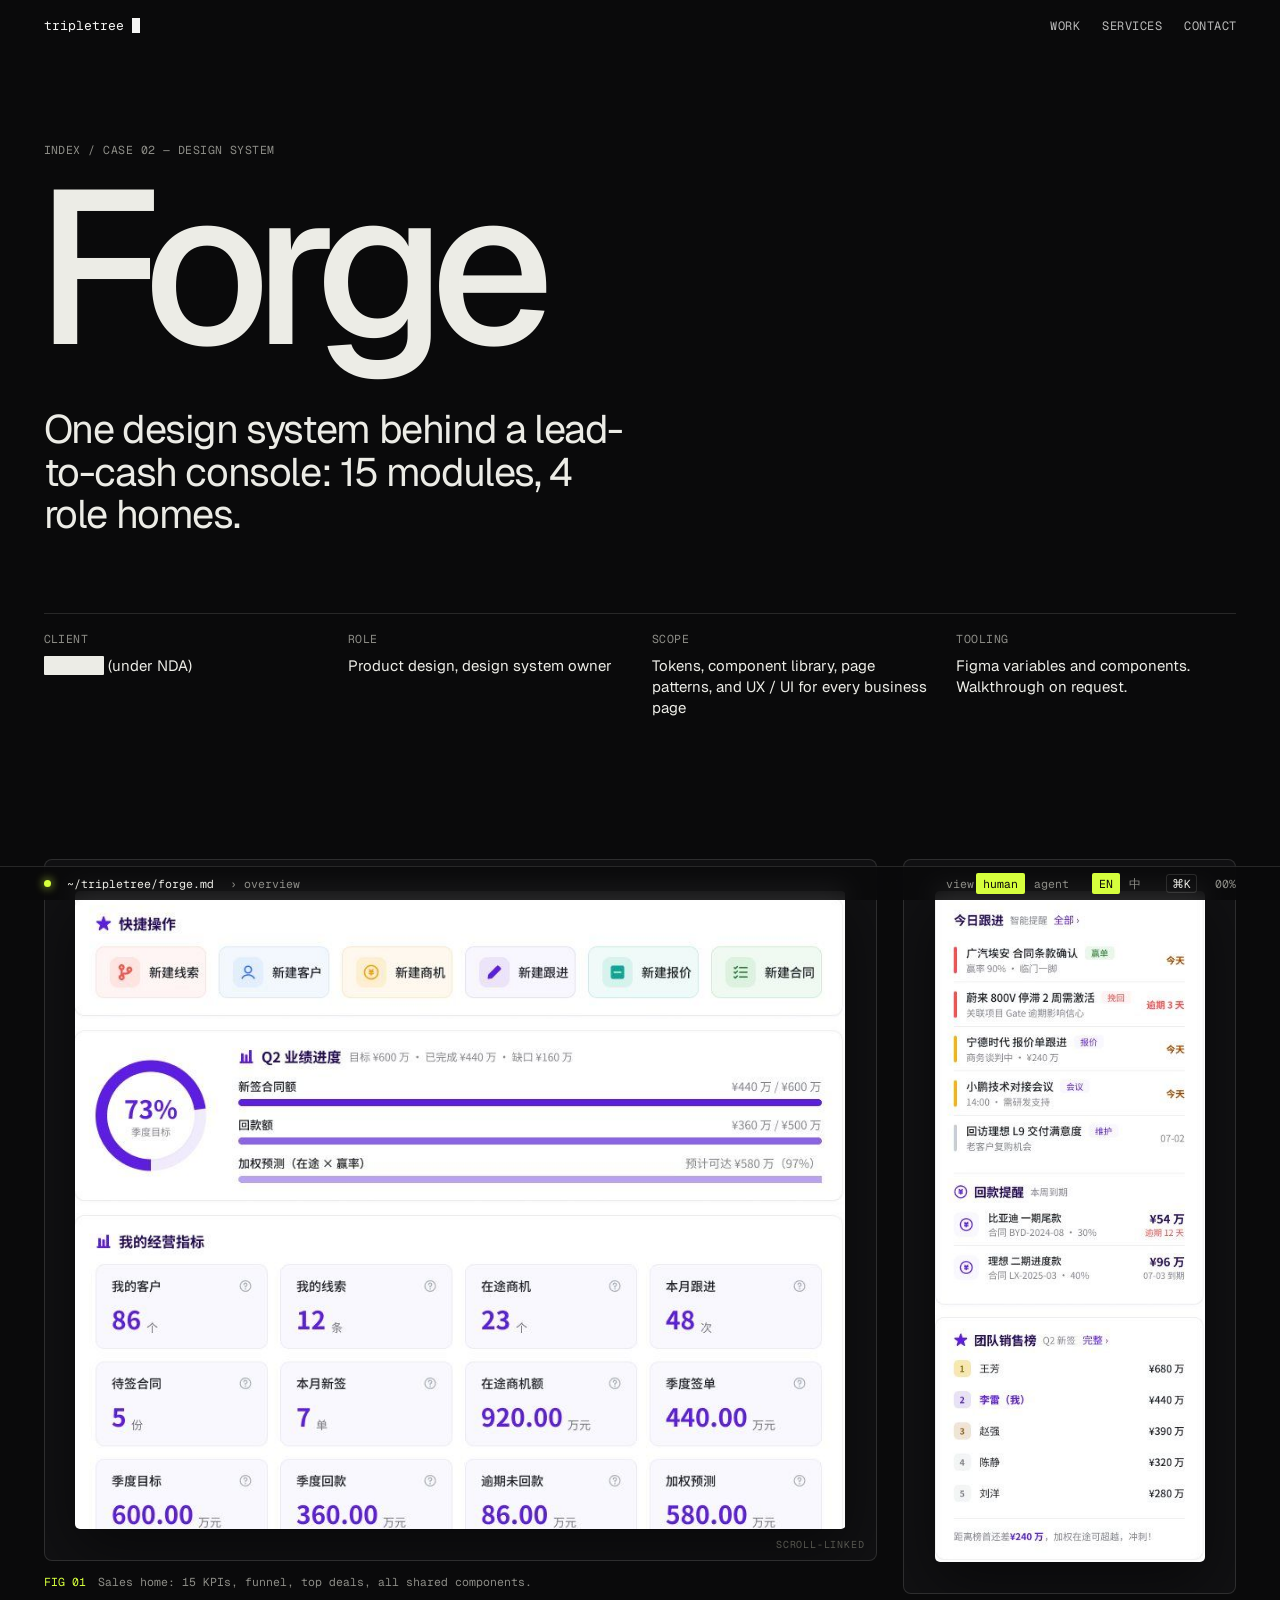
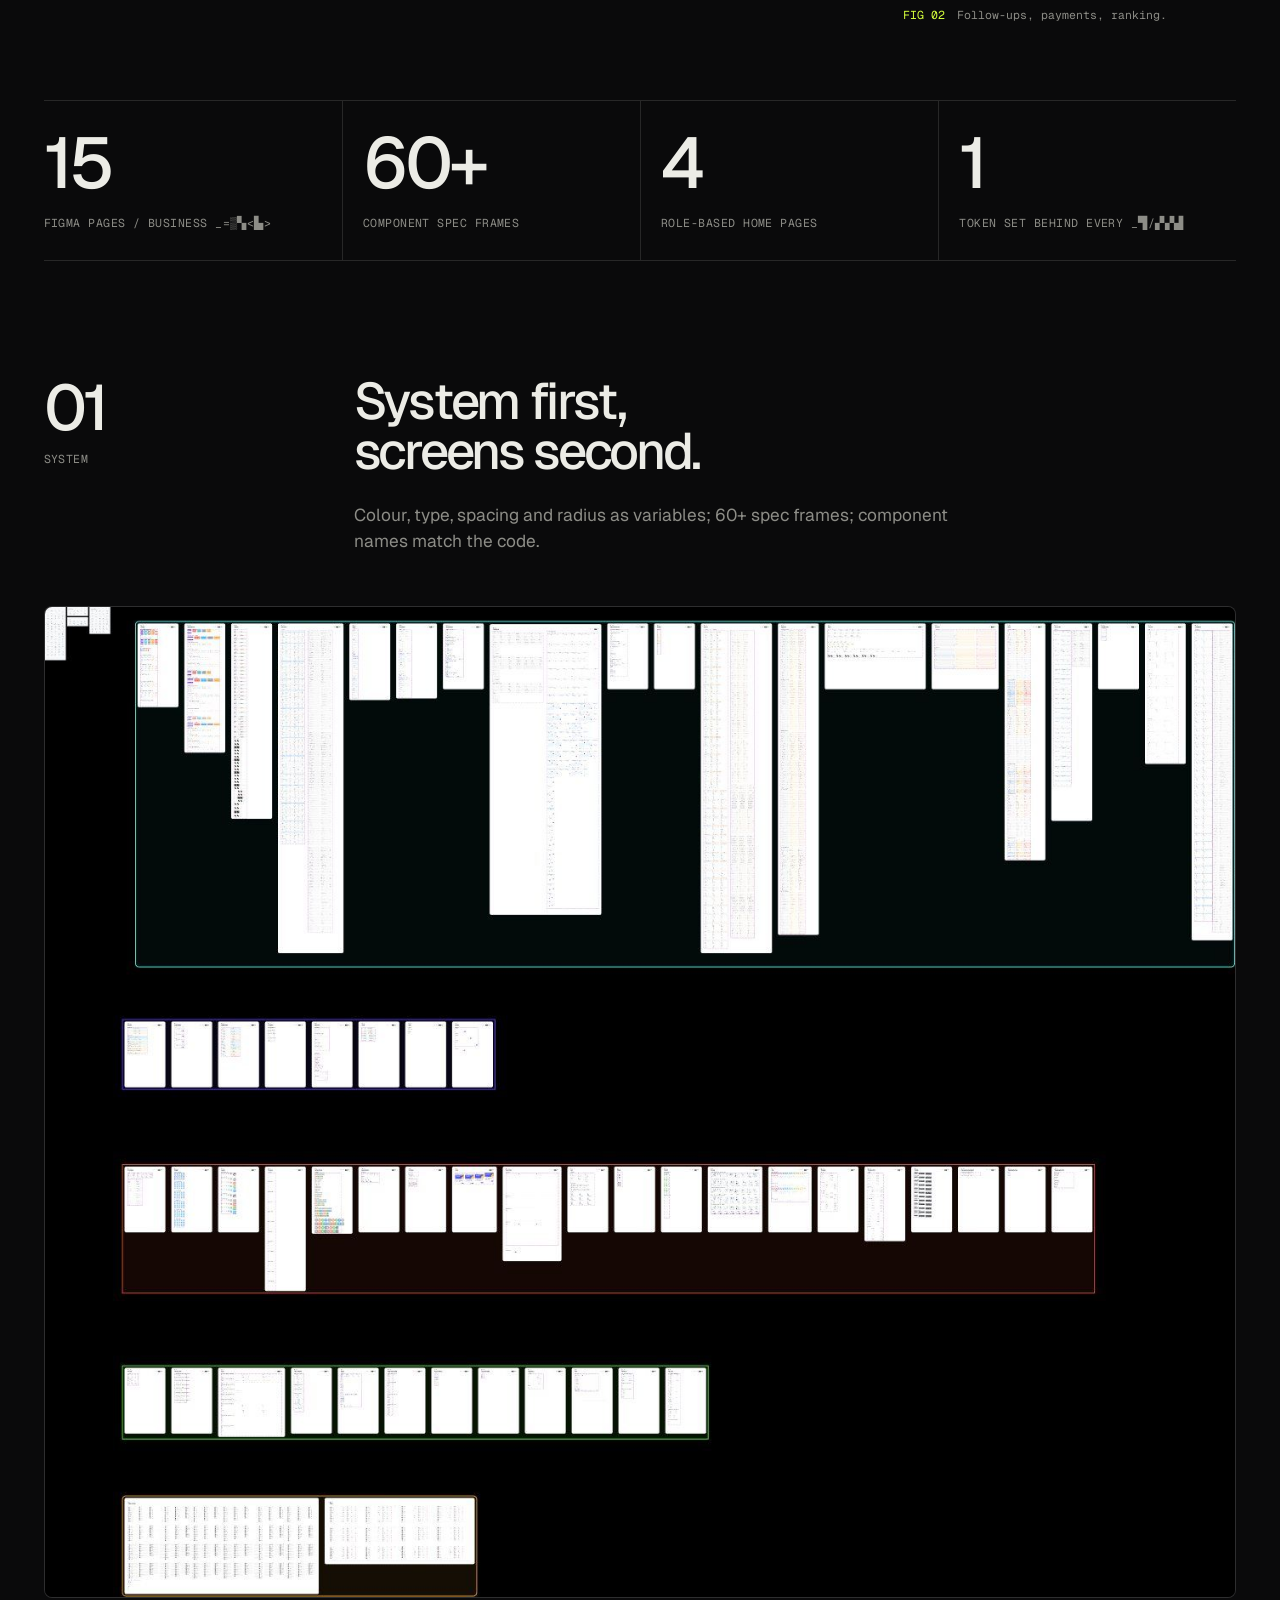
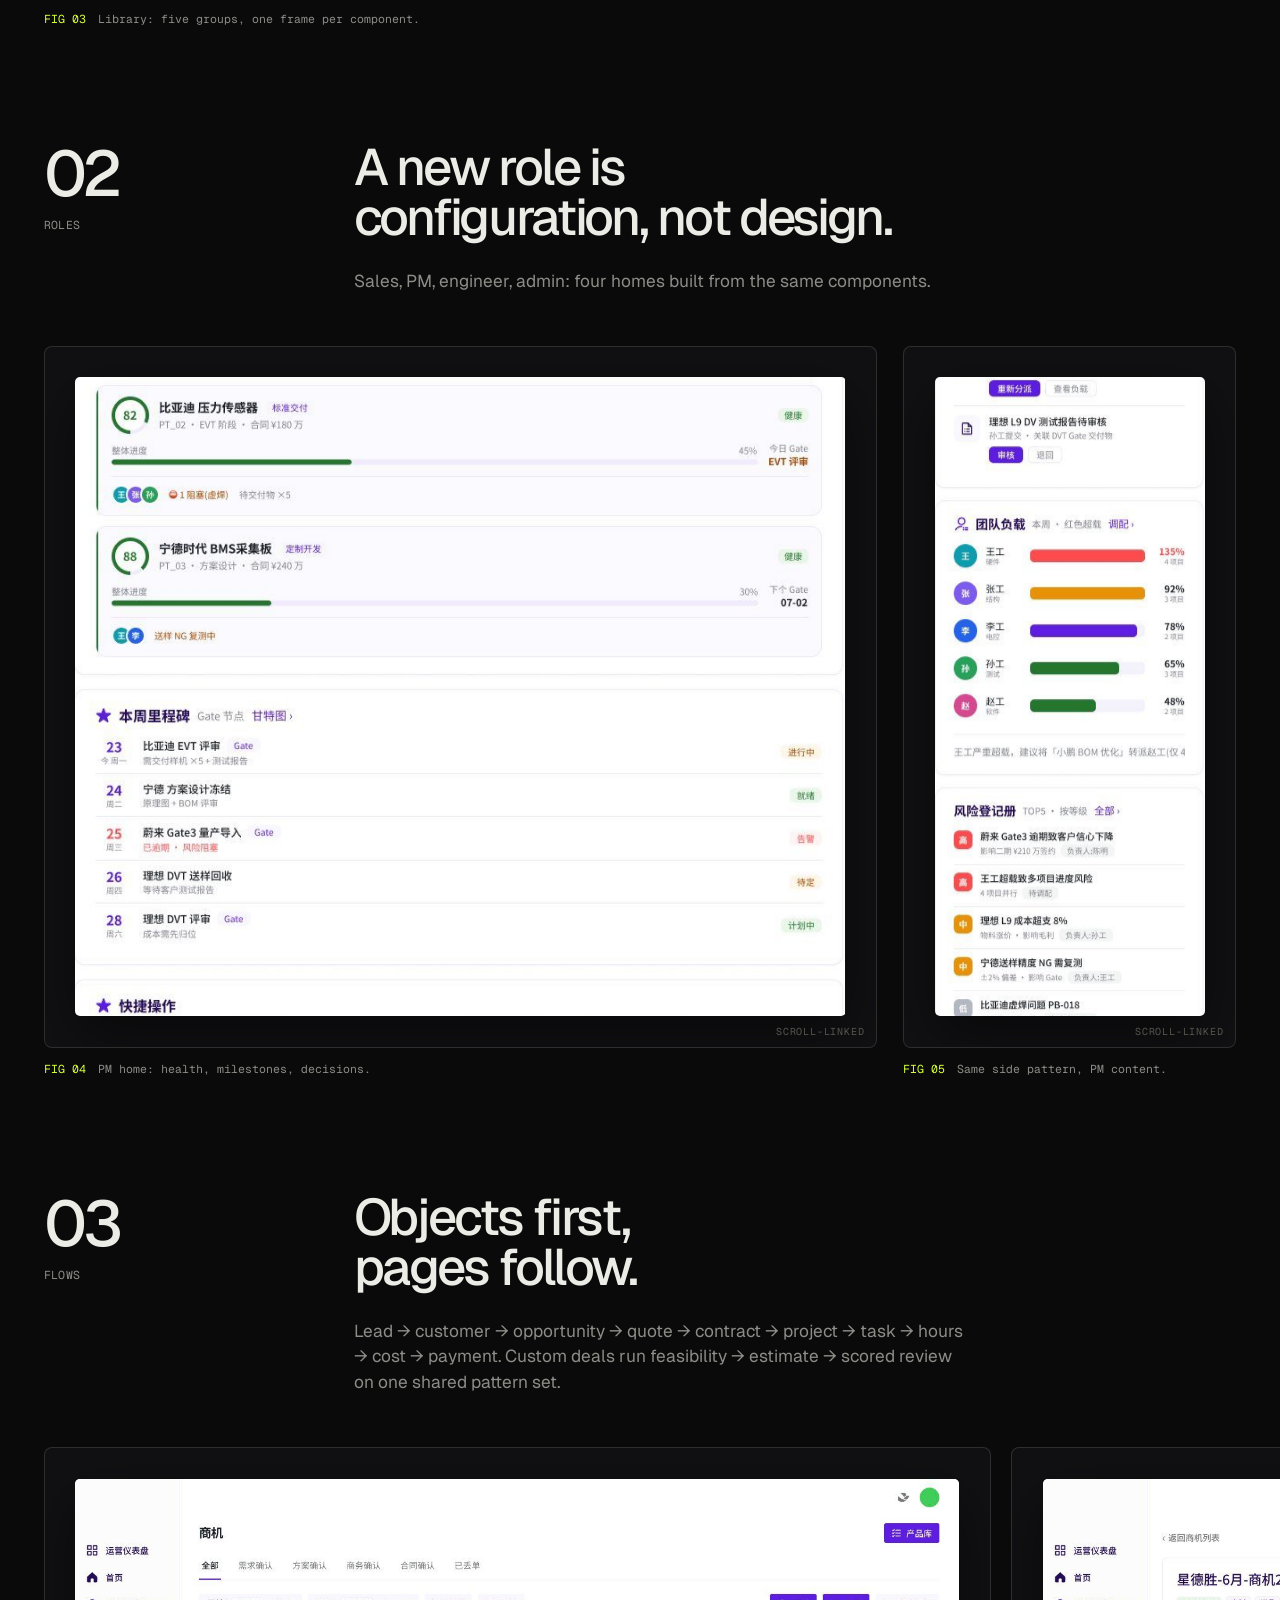
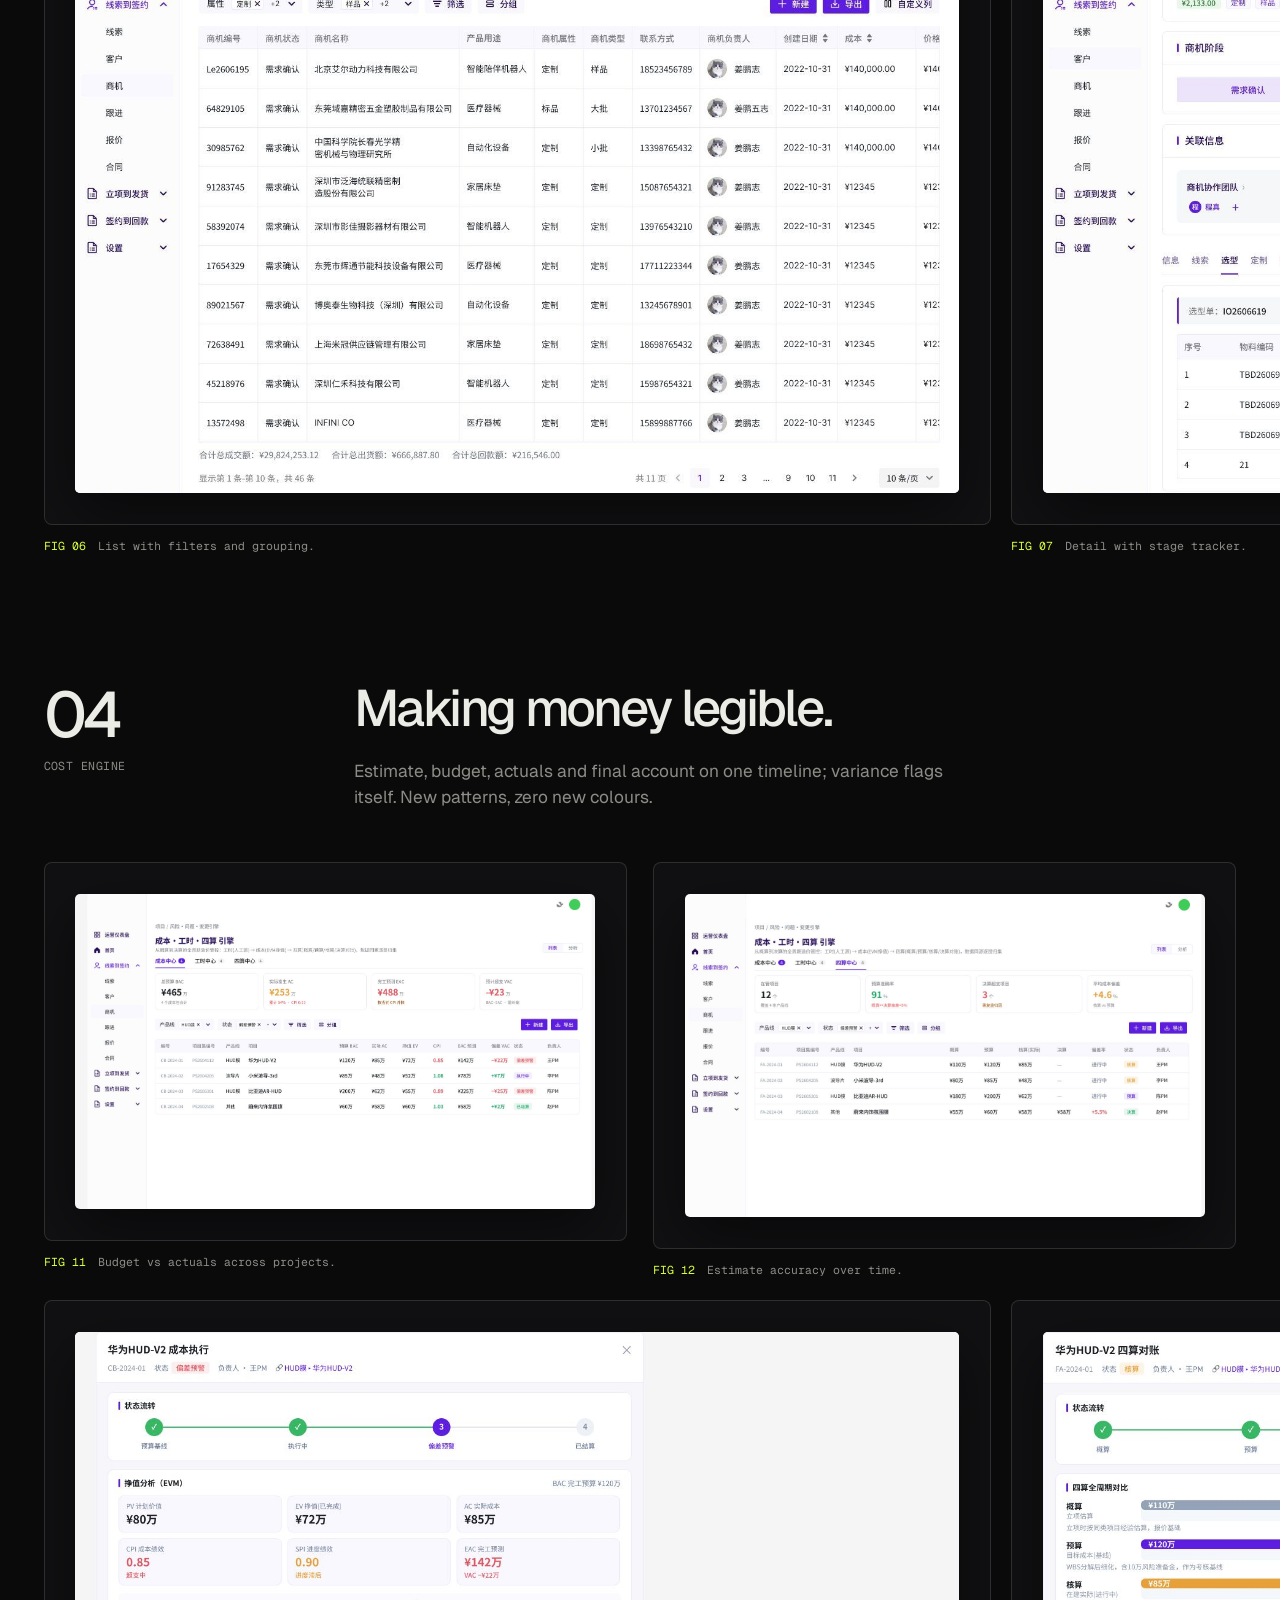
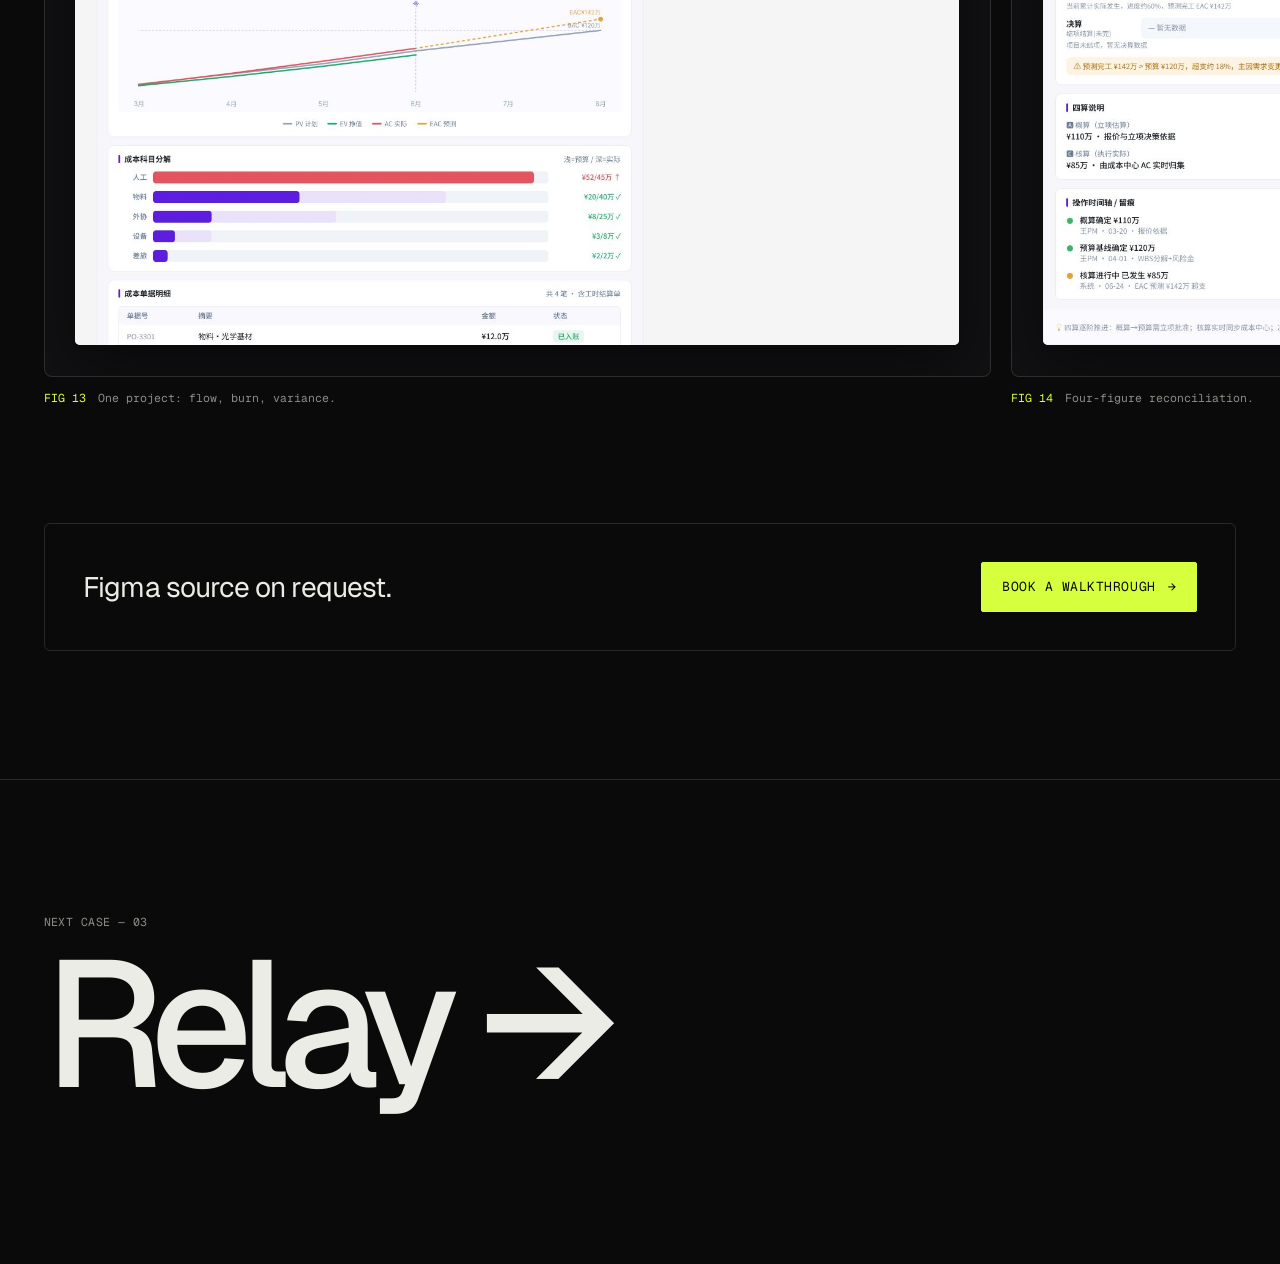
<file: forge.html>
<!doctype html>
<html lang="en">
<head>
<meta charset="utf-8">
<meta name="viewport" content="width=device-width, initial-scale=1">
<title>Forge — design system for a lead-to-cash console · tripletree</title>
<meta name="description" content="Case study: a Figma design system and fifteen modules of UX/UI for an enterprise operations console, with four role-based home pages.">
<meta name="theme-color" content="#0A0A0B">
<link rel="icon" href="data:image/svg+xml,%3Csvg xmlns='http://www.w3.org/2000/svg' viewBox='0 0 16 16'%3E%3Crect width='16' height='16' fill='%230A0A0B'/%3E%3Crect x='5' y='3' width='6' height='10' fill='%23D6FF3D'/%3E%3C/svg%3E">
<link rel="preconnect" href="https://fonts.googleapis.com"><link rel="preconnect" href="https://fonts.gstatic.com" crossorigin>
<link href="https://fonts.googleapis.com/css2?family=Geist:wght@300;400;500;600&family=Geist+Mono:wght@400;500&display=swap" rel="stylesheet">
<link rel="stylesheet" href="site.css">
<noscript><style>.rv{opacity:1;transform:none}</style></noscript>
</head>
<body data-page="forge">
<main>
<header class="c-hero" data-crumb="overview">
  <p class="m"><a href="index.html#work">index</a> / <span data-zh="项目 02 — 设计系统">case 02 — design system</span></p>
  <h1 style="view-transition-name:t-forge">Forge</h1>
  <p class="c-lede" data-zh="一套设计系统，撑起从线索到回款的运营后台：15 个模块，4 种角色首页。">One design system behind a lead-to-cash console: 15 modules, 4 role homes.</p>
  <dl class="c-meta">
    <div><dt class="m" data-zh="客户">Client</dt><dd><span class="red">██████</span> <span data-zh="（保密）">(under NDA)</span></dd></div>
    <div><dt class="m" data-zh="角色">Role</dt><dd data-zh="产品设计，设计系统负责人">Product design, design system owner</dd></div>
    <div><dt class="m" data-zh="范围">Scope</dt><dd data-zh="令牌、组件库、页面模式，以及全部业务页面的 UX / UI">Tokens, component library, page patterns, and UX / UI for every business page</dd></div>
    <div><dt class="m" data-zh="工具">Tooling</dt><dd data-zh="Figma 变量与组件，可进一步演示">Figma variables and components. Walkthrough on request.</dd></div>
  </dl>
</header>

<div class="figs side">
  <figure class="rv"><div class="shot scrollshot"><div class="win"><img src="assets/forge-sales.jpg" alt="Sales home: KPIs, funnel, top opportunities"></div></div><figcaption><b>FIG 01</b><span data-zh="销售首页：15 项指标、漏斗、重点商机，全部共用组件。">Sales home: 15 KPIs, funnel, top deals, all shared components.</span></figcaption></figure>
  <figure class="rv"><div class="shot"><img src="assets/forge-sales-side.jpg" alt="Sales home side column" loading="lazy"></div><figcaption><b>FIG 02</b><span data-zh="跟进、回款、排行。">Follow-ups, payments, ranking.</span></figcaption></figure>
</div>

<div class="nums rv">
  <div><b>15</b><span class="m" data-zh="个 Figma 页面 / 业务模块">Figma pages / business modules</span></div>
  <div><b>60+</b><span class="m" data-zh="个组件规范画板">component spec frames</span></div>
  <div><b>4</b><span class="m" data-zh="种角色首页">role-based home pages</span></div>
  <div><b>1</b><span class="m" data-zh="套令牌，贯穿全部页面">token set behind every screen</span></div>
</div>

<section class="ch" data-crumb="01 system">
  <div class="ch-n m rv"><b>01</b><span data-zh="系统">System</span></div>
  <div class="rv">
    <h2 data-zh="先系统，后页面。">System first, screens second.</h2>
    <p data-zh="颜色、字号、间距、圆角全部变量化；60+ 组件规范；命名与代码一致。">Colour, type, spacing and radius as variables; 60+ spec frames; component names match the code.</p>
  </div>
</section>
<div class="figs"><figure class="rv"><div class="shot bleed"><img src="assets/forge-lib.jpg" alt="Component library overview in Figma" loading="lazy"></div><figcaption><b>FIG 03</b><span data-zh="组件库：五组，每个组件一块画板。">Library: five groups, one frame per component.</span></figcaption></figure></div>

<section class="ch" data-crumb="02 roles">
  <div class="ch-n m rv"><b>02</b><span data-zh="角色">Roles</span></div>
  <div class="rv">
    <h2 data-zh="新增角色是配置，不是设计。">A new role is configuration, not design.</h2>
    <p data-zh="销售、项目经理、工程师、管理员：四个首页，同一批组件。">Sales, PM, engineer, admin: four homes built from the same components.</p>
  </div>
</section>
<div class="figs side">
  <figure class="rv"><div class="shot scrollshot"><div class="win"><img src="assets/forge-pm.jpg" alt="Project manager home" loading="lazy"></div></div><figcaption><b>FIG 04</b><span data-zh="项目经理首页：健康度、里程碑、待决策。">PM home: health, milestones, decisions.</span></figcaption></figure>
  <figure class="rv"><div class="shot scrollshot"><div class="win"><img src="assets/forge-pm-side.jpg" alt="PM side column" loading="lazy"></div></div><figcaption><b>FIG 05</b><span data-zh="同一侧栏模式，换成项目内容。">Same side pattern, PM content.</span></figcaption></figure>
</div>

<section class="ch" data-crumb="03 flows">
  <div class="ch-n m rv"><b>03</b><span data-zh="流程">Flows</span></div>
  <div class="rv">
    <h2 data-zh="先定对象，页面随之。">Objects first, pages follow.</h2>
    <p data-zh="线索 → 客户 → 商机 → 报价 → 合同 → 项目 → 任务 → 工时 → 成本 → 回款。定制商机走可行性 → 概算 → 复评，共用一套模式。">Lead → customer → opportunity → quote → contract → project → task → hours → cost → payment. Custom deals run feasibility → estimate → scored review on one shared pattern set.</p>
  </div>
</section>
<div class="strip rv">
  <figure class="rv"><div class="shot"><img src="assets/forge-opp-list.jpg" alt="Opportunity list" loading="lazy"></div><figcaption><b>FIG 06</b><span data-zh="列表：筛选与分组。">List with filters and grouping.</span></figcaption></figure>
  <figure class="rv"><div class="shot"><img src="assets/forge-opp-detail.jpg" alt="Opportunity detail" loading="lazy"></div><figcaption><b>FIG 07</b><span data-zh="详情与阶段进度。">Detail with stage tracker.</span></figcaption></figure>
  <figure class="rv"><div class="shot"><img src="assets/forge-opp-feas.jpg" alt="Feasibility plan" loading="lazy"></div><figcaption><b>FIG 08</b><span data-zh="可行性方案。">Feasibility.</span></figcaption></figure>
  <figure class="rv"><div class="shot"><img src="assets/forge-opp-costest.jpg" alt="Cost estimate" loading="lazy"></div><figcaption><b>FIG 09</b><span data-zh="成本概算。">Cost estimate.</span></figcaption></figure>
  <figure class="rv"><div class="shot"><img src="assets/forge-opp-score.jpg" alt="Scored review" loading="lazy"></div><figcaption><b>FIG 10</b><span data-zh="复评打分。">Scored review.</span></figcaption></figure>
</div>

<section class="ch" data-crumb="04 cost engine">
  <div class="ch-n m rv"><b>04</b><span data-zh="成本引擎">Cost engine</span></div>
  <div class="rv">
    <h2 data-zh="让钱看得懂。">Making money legible.</h2>
    <p data-zh="概算、预算、核算、决算同一时间线，偏差自动预警。新增模式，零新增颜色。">Estimate, budget, actuals and final account on one timeline; variance flags itself. New patterns, zero new colours.</p>
  </div>
</section>
<div class="figs duo">
  <figure class="rv"><div class="shot"><img src="assets/forge-cost-a.jpg" alt="Cost centre dashboard" loading="lazy"></div><figcaption><b>FIG 11</b><span data-zh="各项目预算与实际。">Budget vs actuals across projects.</span></figcaption></figure>
  <figure class="rv"><div class="shot"><img src="assets/forge-cost-d.jpg" alt="Four-figure reconciliation centre" loading="lazy"></div><figcaption><b>FIG 12</b><span data-zh="概算准确率趋势。">Estimate accuracy over time.</span></figcaption></figure>
</div>
<div class="strip rv" style="margin-top:22px">
  <figure class="rv"><div class="shot"><img src="assets/forge-cost-b.jpg" alt="Cost execution detail" loading="lazy"></div><figcaption><b>FIG 13</b><span data-zh="单个项目：流转、消耗、偏差。">One project: flow, burn, variance.</span></figcaption></figure>
  <figure class="rv"><div class="shot"><img src="assets/forge-cost-e.jpg" alt="Reconciliation detail" loading="lazy"></div><figcaption><b>FIG 14</b><span data-zh="四算对账。">Four-figure reconciliation.</span></figcaption></figure>
  <figure class="rv"><div class="shot"><img src="assets/forge-cost-c.jpg" alt="Hours centre" loading="lazy"></div><figcaption><b>FIG 15</b><span data-zh="按人、按项目的工时。">Hours by person and project.</span></figcaption></figure>
  <figure class="rv"><div class="shot"><img src="assets/forge-cost-f.jpg" alt="Variance analysis" loading="lazy"></div><figcaption><b>FIG 16</b><span data-zh="按产品线的偏差。">Variance by product line.</span></figcaption></figure>
</div>

<div class="demo rv"><p data-zh="Figma 源文件，可预约演示。">Figma source on request.</p><a class="cta solid" href="index.html#contact"><span data-zh="预约演示">Book a walkthrough</span> →</a></div>
<a class="next" href="relay.html"><span class="m" data-zh="下一个项目 — 03">Next case — 03</span><b>Relay →</b></a>
</main>
<script src="site.js"></script>
</body>
</html>
</file>
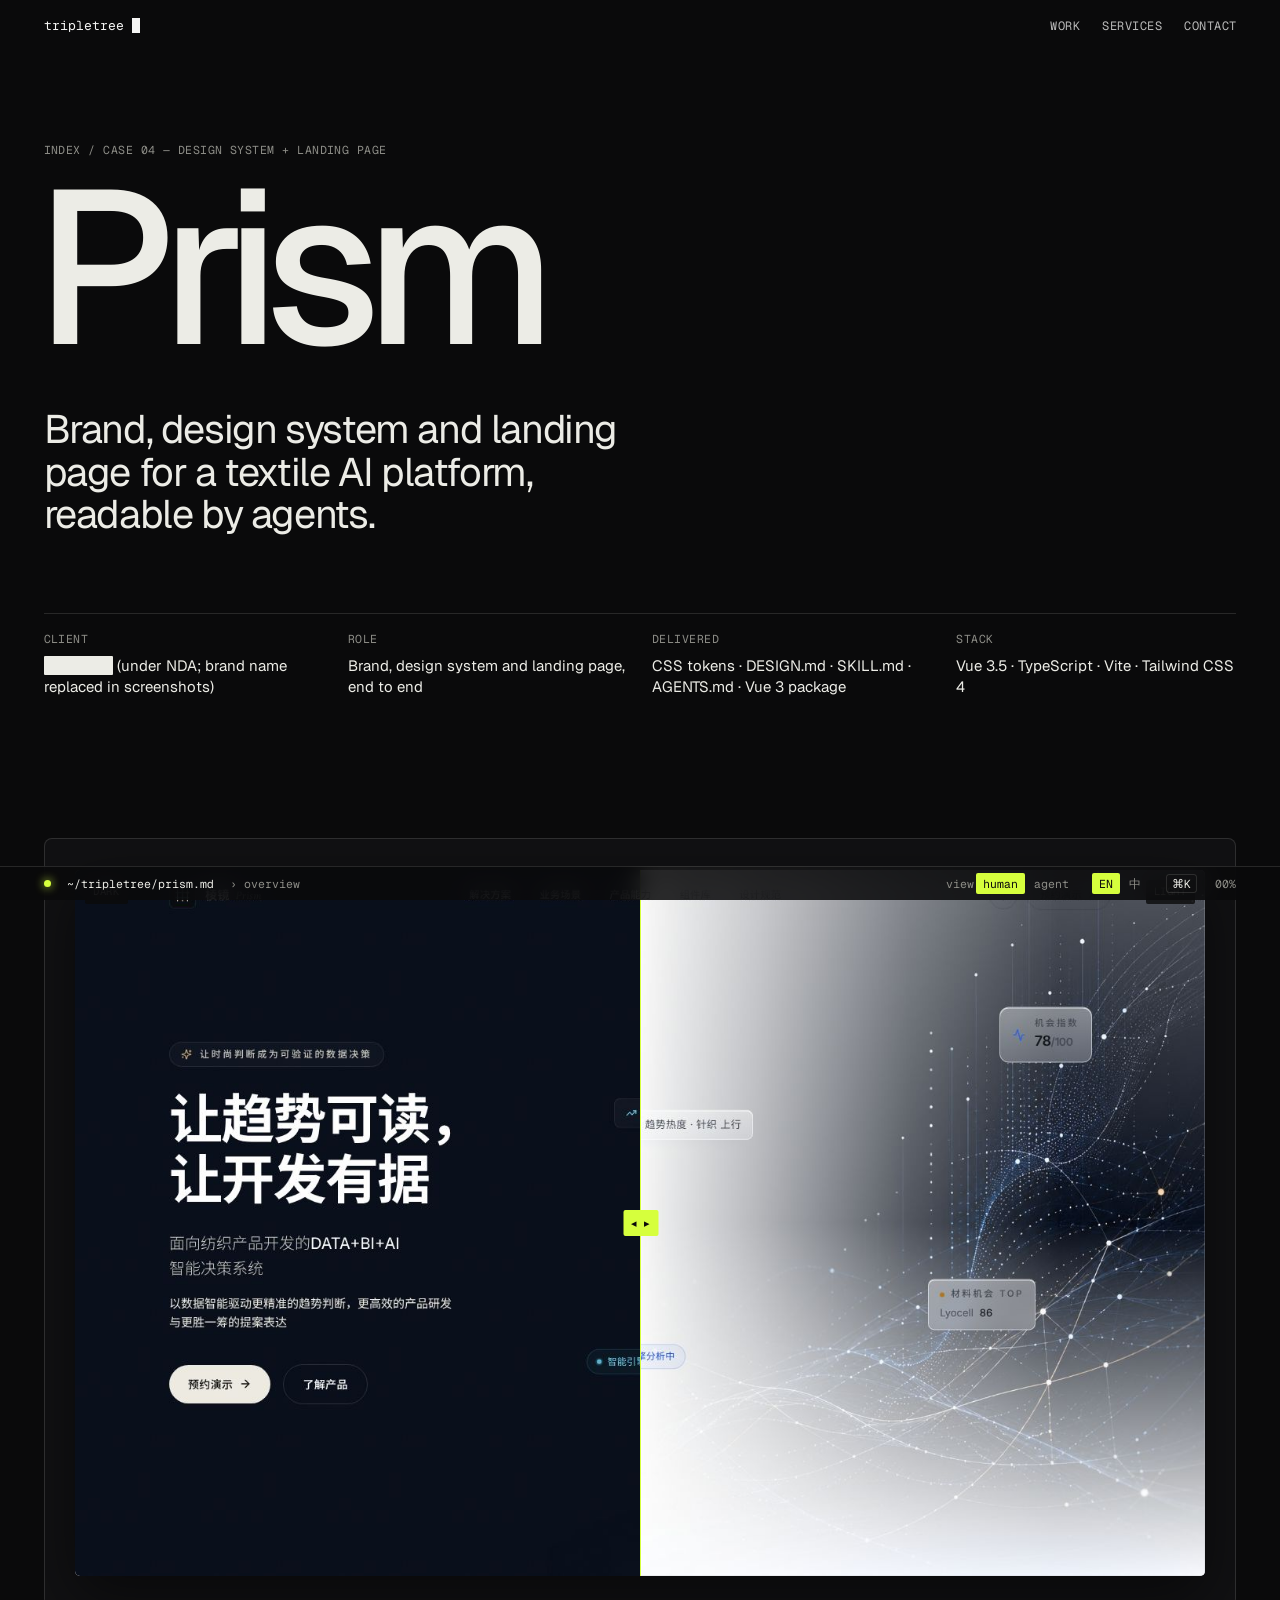
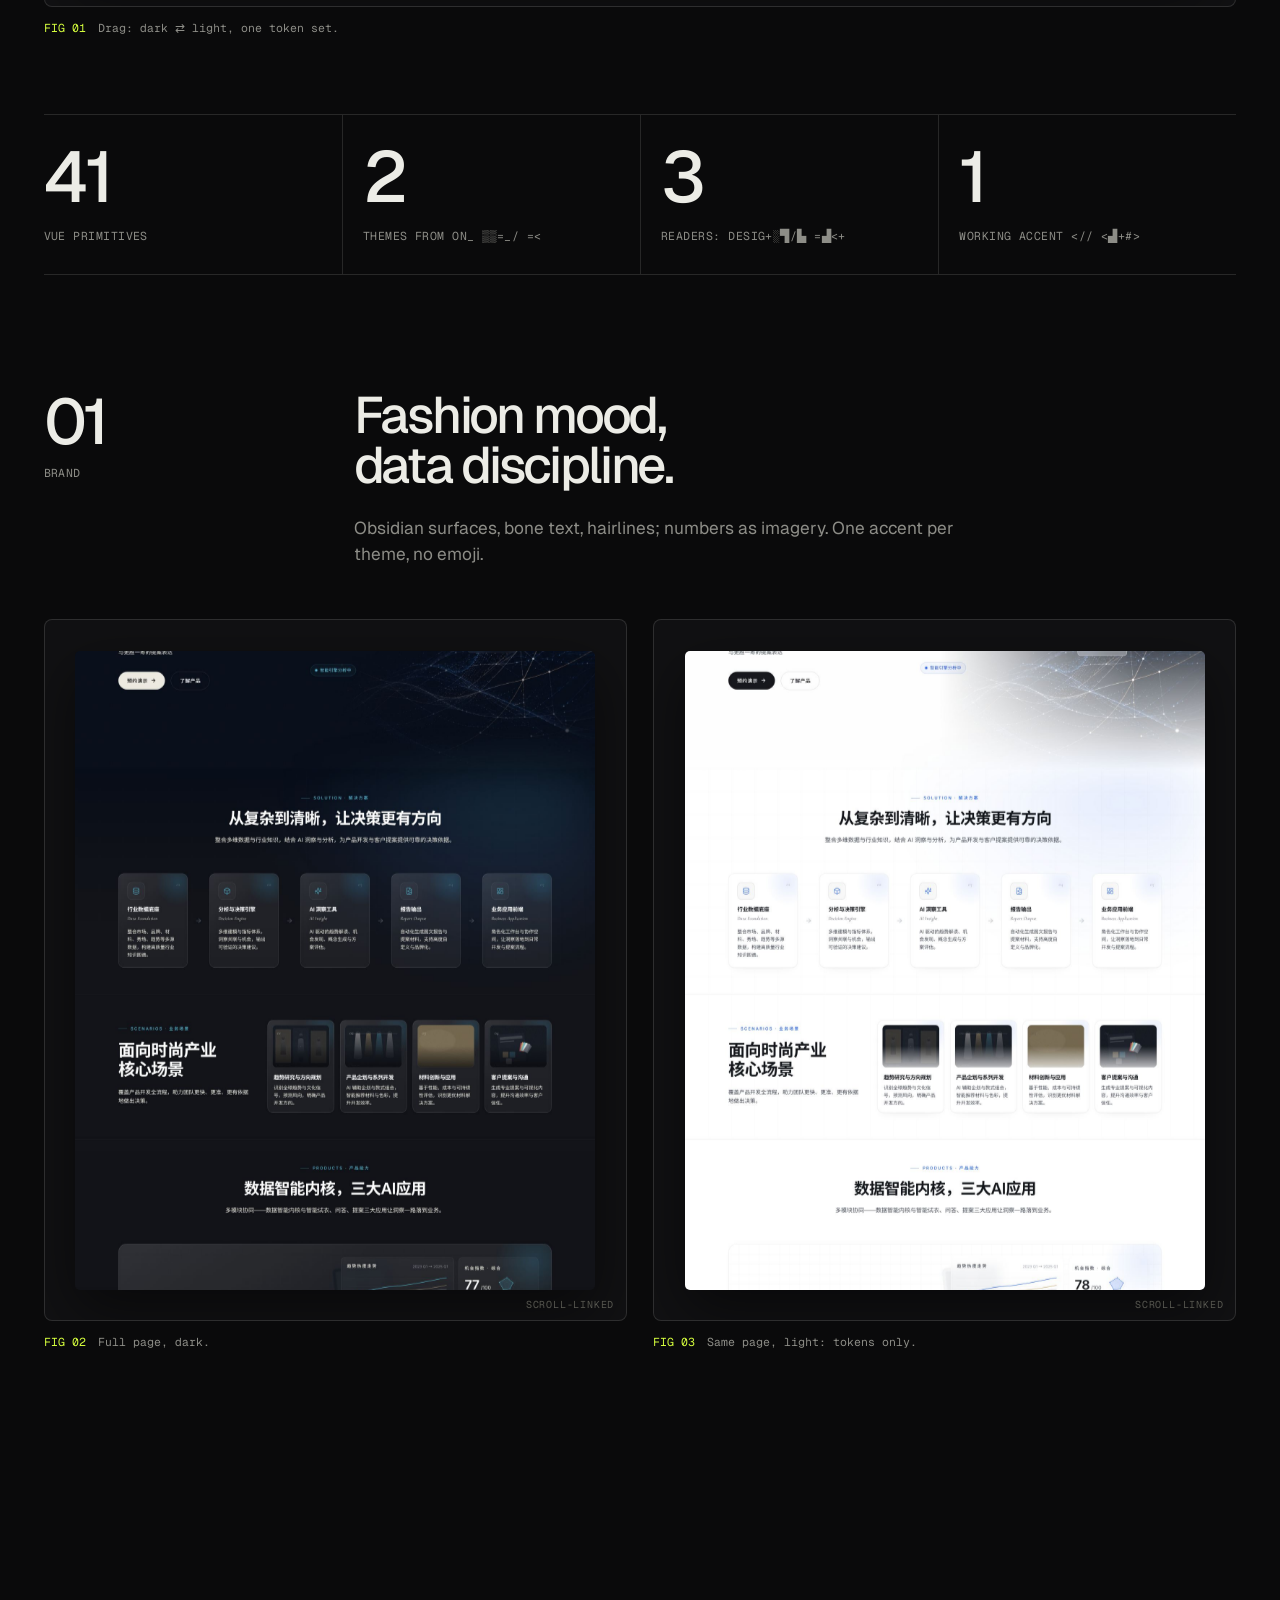
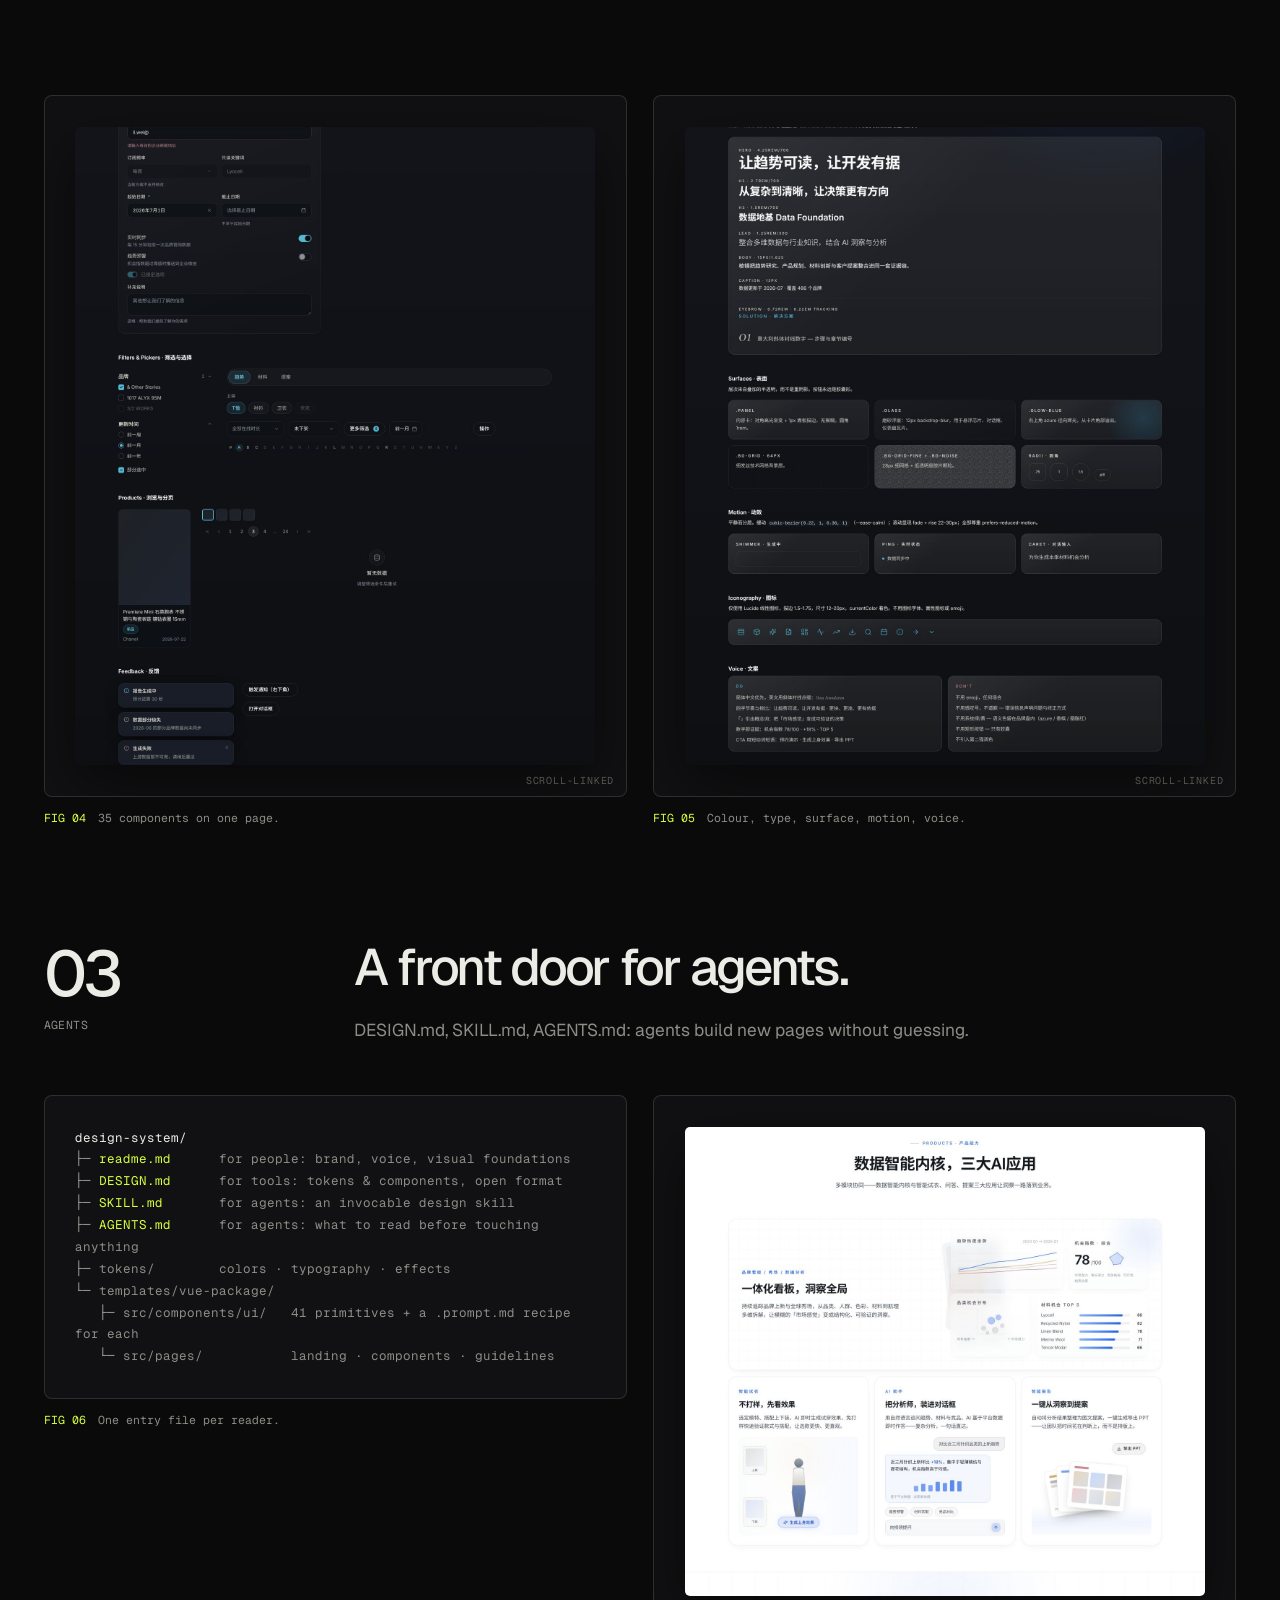
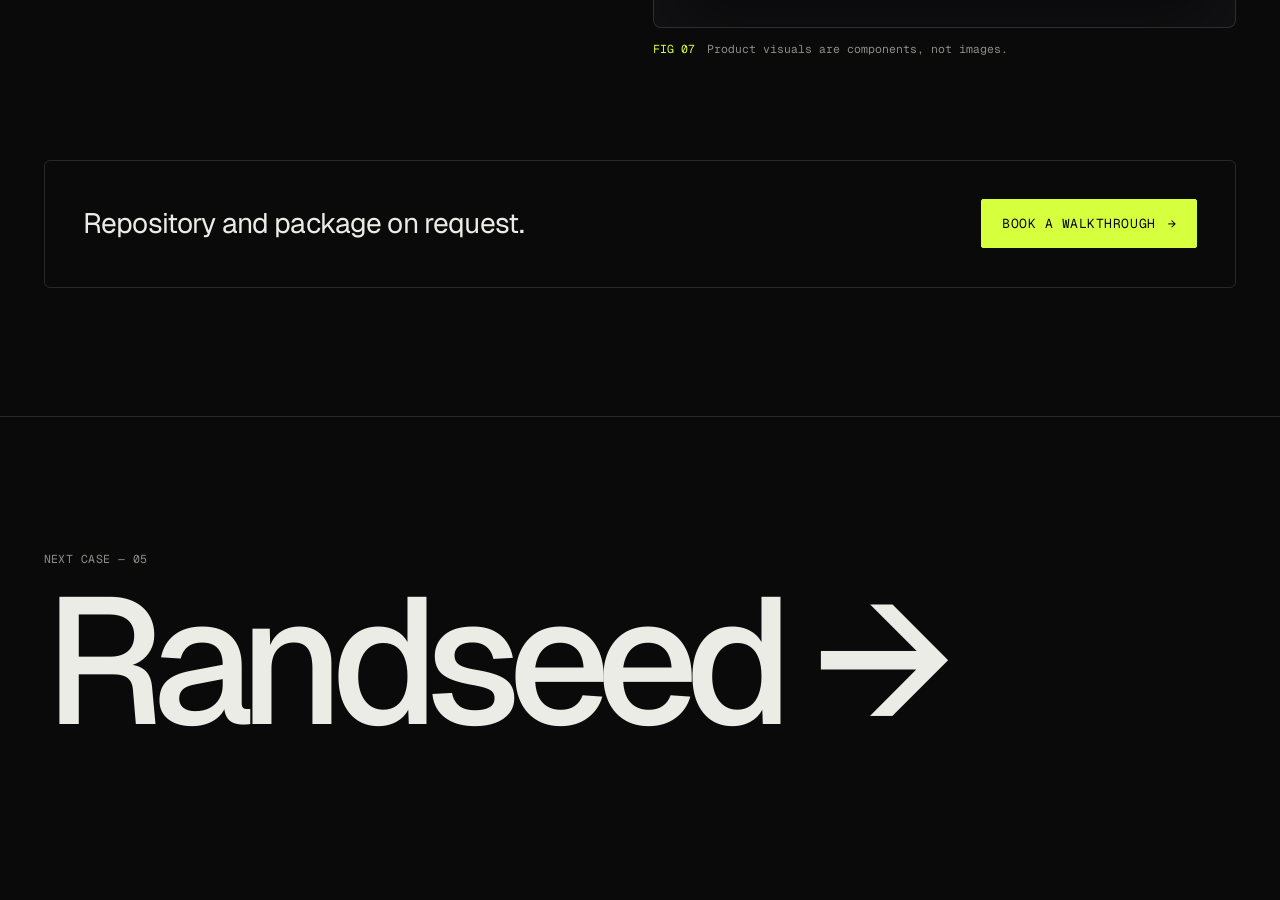
<file: prism.html>
<!doctype html>
<html lang="en">
<head>
<meta charset="utf-8">
<meta name="viewport" content="width=device-width, initial-scale=1">
<title>Prism — design system and landing page · tripletree</title>
<meta name="description" content="Case study: brand, design system, landing page and agent-readable entry files for an AI decision platform in textiles.">
<meta name="theme-color" content="#0A0A0B">
<link rel="icon" href="data:image/svg+xml,%3Csvg xmlns='http://www.w3.org/2000/svg' viewBox='0 0 16 16'%3E%3Crect width='16' height='16' fill='%230A0A0B'/%3E%3Crect x='5' y='3' width='6' height='10' fill='%23D6FF3D'/%3E%3C/svg%3E">
<link rel="preconnect" href="https://fonts.googleapis.com"><link rel="preconnect" href="https://fonts.gstatic.com" crossorigin>
<link href="https://fonts.googleapis.com/css2?family=Geist:wght@300;400;500;600&family=Geist+Mono:wght@400;500&display=swap" rel="stylesheet">
<link rel="stylesheet" href="site.css">
<noscript><style>.rv{opacity:1;transform:none}</style></noscript>
</head>
<body data-page="prism">
<main>
<header class="c-hero" data-crumb="overview">
  <p class="m"><a href="index.html#work">index</a> / <span data-zh="项目 04 — 设计系统 + 落地页">case 04 — design system + landing page</span></p>
  <h1 style="view-transition-name:t-prism">Prism</h1>
  <p class="c-lede" data-zh="纺织 AI 决策平台的品牌、设计系统与落地页，Agent 也能读。">Brand, design system and landing page for a textile AI platform, readable by agents.</p>
  <dl class="c-meta">
    <div><dt class="m" data-zh="客户">Client</dt><dd><span class="red">███████</span> <span data-zh="（保密，截图中的品牌名已替换）">(under NDA; brand name replaced in screenshots)</span></dd></div>
    <div><dt class="m" data-zh="角色">Role</dt><dd data-zh="品牌、设计系统、落地页，一人完成">Brand, design system and landing page, end to end</dd></div>
    <div><dt class="m" data-zh="交付">Delivered</dt><dd>CSS tokens · DESIGN.md · SKILL.md · AGENTS.md · Vue 3 package</dd></div>
    <div><dt class="m" data-zh="技术栈">Stack</dt><dd>Vue 3.5 · TypeScript · Vite · Tailwind CSS 4</dd></div>
  </dl>
</header>

<div class="figs"><figure class="rv"><div class="shot"><div class="ba" style="--ar:1440/900"><img src="assets/prism-hero-dark.jpg" alt="Landing page hero, dark theme"><img src="assets/prism-hero-light.jpg" alt="Landing page hero, light theme"><i></i><span>DARK</span><span>LIGHT</span></div></div><figcaption><b>FIG 01</b><span data-zh="拖动：暗 ⇄ 亮，一份令牌。">Drag: dark ⇄ light, one token set.</span></figcaption></figure></div>

<div class="nums rv">
  <div><b>41</b><span class="m" data-zh="个 Vue 基础组件">Vue primitives</span></div>
  <div><b>2</b><span class="m" data-zh="套主题，一份令牌">themes from one token set</span></div>
  <div><b>3</b><span class="m" data-zh="类读者：设计师、工程师、Agent">readers: designers, engineers, agents</span></div>
  <div><b>1</b><span class="m" data-zh="个工作强调色（每个主题）">working accent per theme</span></div>
</div>

<section class="ch" data-crumb="01 brand">
  <div class="ch-n m rv"><b>01</b><span data-zh="品牌">Brand</span></div>
  <div class="rv">
    <h2 data-zh="时尚气质，数据纪律。">Fashion mood, data discipline.</h2>
    <p data-zh="曜石黑、冷米白、发丝描边；数字即画面。每个主题一个强调色，不用 emoji。">Obsidian surfaces, bone text, hairlines; numbers as imagery. One accent per theme, no emoji.</p>
  </div>
</section>
<div class="figs duo">
  <figure class="rv"><div class="shot scrollshot"><div class="win"><img src="assets/prism-full-dark.jpg" alt="Full landing page, dark" loading="lazy"></div></div><figcaption><b>FIG 02</b><span data-zh="完整页面，暗色。">Full page, dark.</span></figcaption></figure>
  <figure class="rv"><div class="shot scrollshot"><div class="win"><img src="assets/prism-full-light.jpg" alt="Full landing page, light" loading="lazy"></div></div><figcaption><b>FIG 03</b><span data-zh="同一页面亮色版，只换令牌。">Same page, light: tokens only.</span></figcaption></figure>
</div>

<section class="ch" data-crumb="02 system">
  <div class="ch-n m rv"><b>02</b><span data-zh="系统">System</span></div>
  <div class="rv">
    <h2 data-zh="文档用系统自己搭。">Docs built with the system.</h2>
    <p data-zh="组件页和规范页由同一个 Vue 包渲染，文档不会和产品脱节。">Component and guideline pages render the same Vue package, so docs can’t drift.</p>
  </div>
</section>
<div class="figs duo">
  <figure class="rv"><div class="shot scrollshot"><div class="win"><img src="assets/prism-components.jpg" alt="Components page" loading="lazy"></div></div><figcaption><b>FIG 04</b><span data-zh="35 个组件，一页呈现。">35 components on one page.</span></figcaption></figure>
  <figure class="rv"><div class="shot scrollshot"><div class="win"><img src="assets/prism-guidelines.jpg" alt="Guidelines page" loading="lazy"></div></div><figcaption><b>FIG 05</b><span data-zh="颜色、字体、表面、动效、语气。">Colour, type, surface, motion, voice.</span></figcaption></figure>
</div>

<section class="ch" data-crumb="03 agents">
  <div class="ch-n m rv"><b>03</b><span data-zh="Agent">Agents</span></div>
  <div class="rv">
    <h2 data-zh="给 Agent 的入口。">A front door for agents.</h2>
    <p data-zh="DESIGN.md、SKILL.md、AGENTS.md：Agent 画新页面不用猜。">DESIGN.md, SKILL.md, AGENTS.md: agents build new pages without guessing.</p>
  </div>
</section>
<div class="figs duo">
  <figure class="rv"><div class="code"><b>design-system/</b>
├─ <u>readme.md</u>      <span data-zh="给人：品牌、语气、视觉基础">for people: brand, voice, visual foundations</span>
├─ <u>DESIGN.md</u>      <span data-zh="给工具：开放格式的令牌与组件">for tools: tokens &amp; components, open format</span>
├─ <u>SKILL.md</u>       <span data-zh="给 Agent：可调用的设计技能">for agents: an invocable design skill</span>
├─ <u>AGENTS.md</u>      <span data-zh="给 Agent：动手前先读什么">for agents: what to read before touching anything</span>
├─ tokens/        colors · typography · effects
└─ templates/vue-package/
   ├─ src/components/ui/   <span data-zh="41 个基础组件 + 每个组件的 .prompt.md">41 primitives + a .prompt.md recipe for each</span>
   └─ src/pages/           <span data-zh="落地页 · 组件页 · 规范页">landing · components · guidelines</span></div><figcaption><b>FIG 06</b><span data-zh="每类读者一个入口文件。">One entry file per reader.</span></figcaption></figure>
  <figure class="rv"><div class="shot"><img src="assets/prism-products-light.jpg" alt="Product section, light theme" loading="lazy"></div><figcaption><b>FIG 07</b><span data-zh="产品画面是组件，不是图片。">Product visuals are components, not images.</span></figcaption></figure>
</div>

<div class="demo rv"><p data-zh="代码仓库与组件包，可预约演示。">Repository and package on request.</p><a class="cta solid" href="index.html#contact"><span data-zh="预约演示">Book a walkthrough</span> →</a></div>
<a class="next" href="randseed.html"><span class="m" data-zh="下一个项目 — 05">Next case — 05</span><b>Randseed →</b></a>
</main>
<script src="site.js"></script>
</body>
</html>
</file>
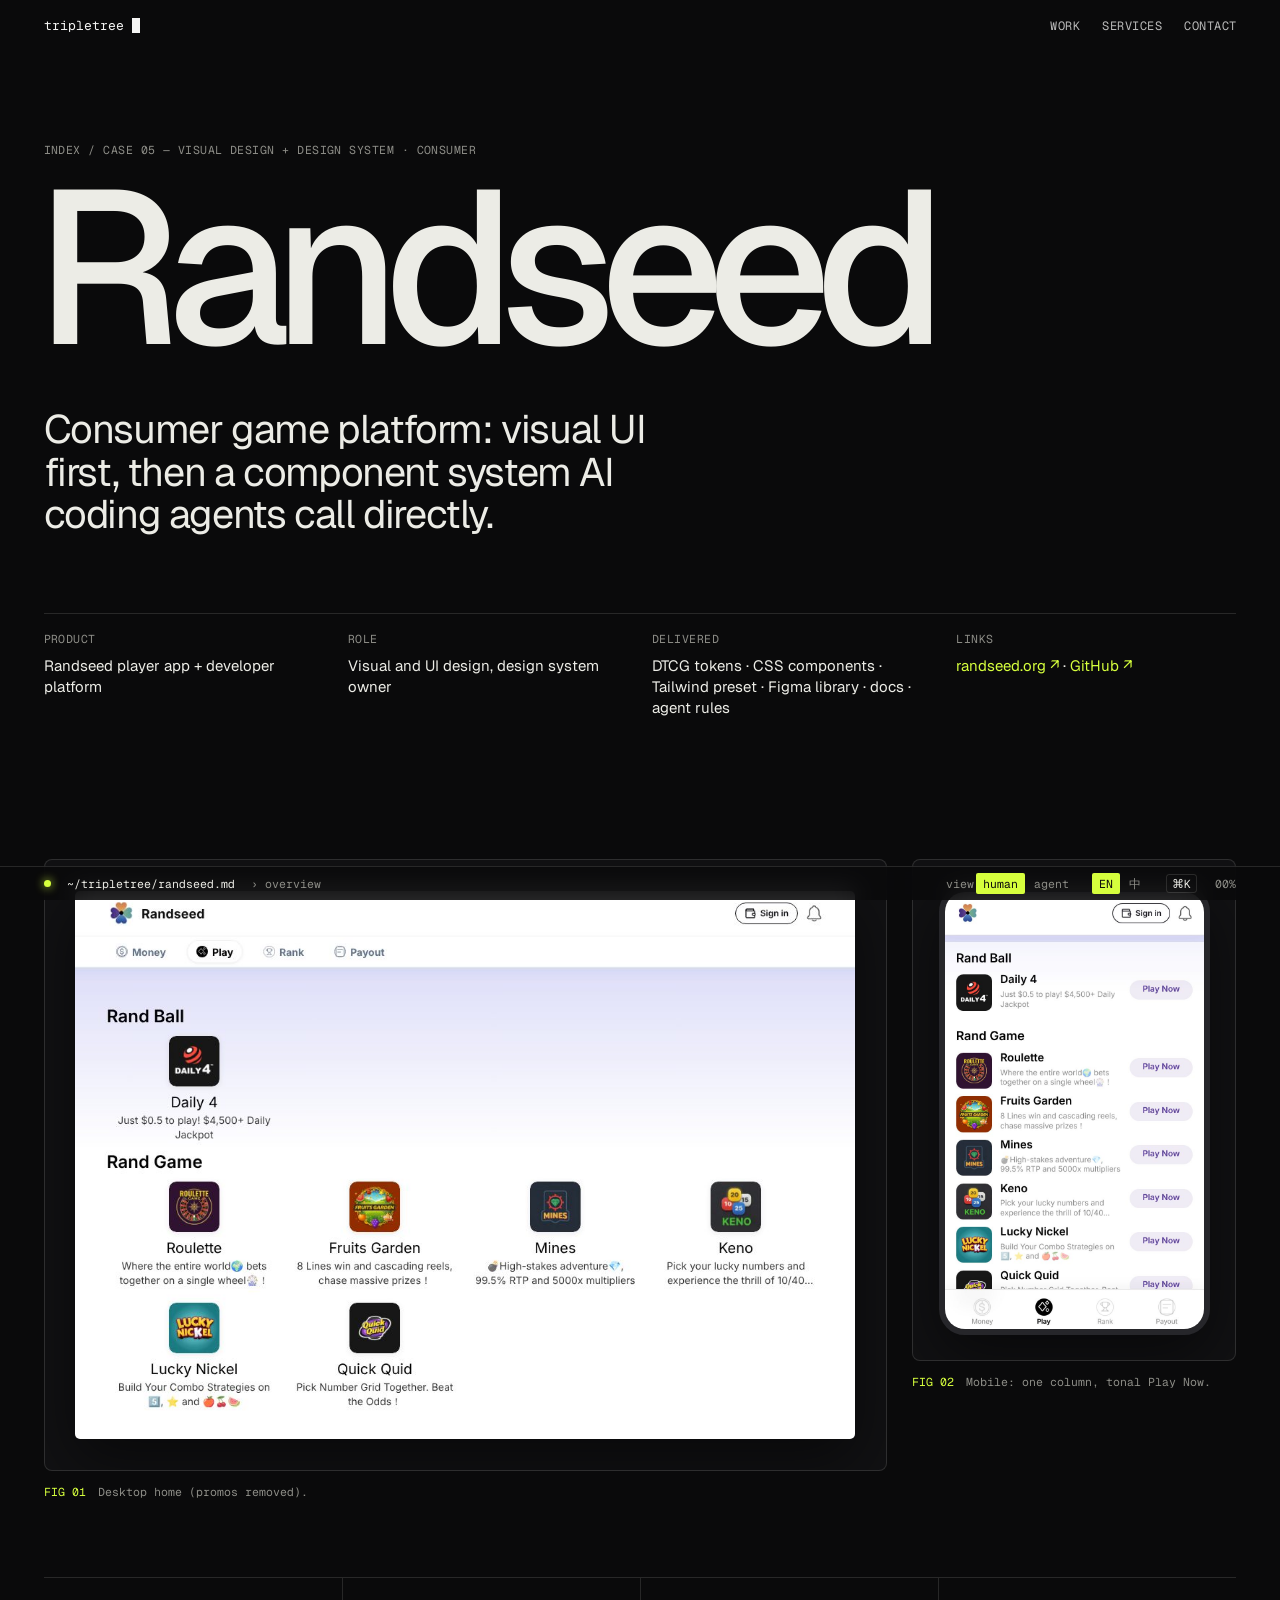
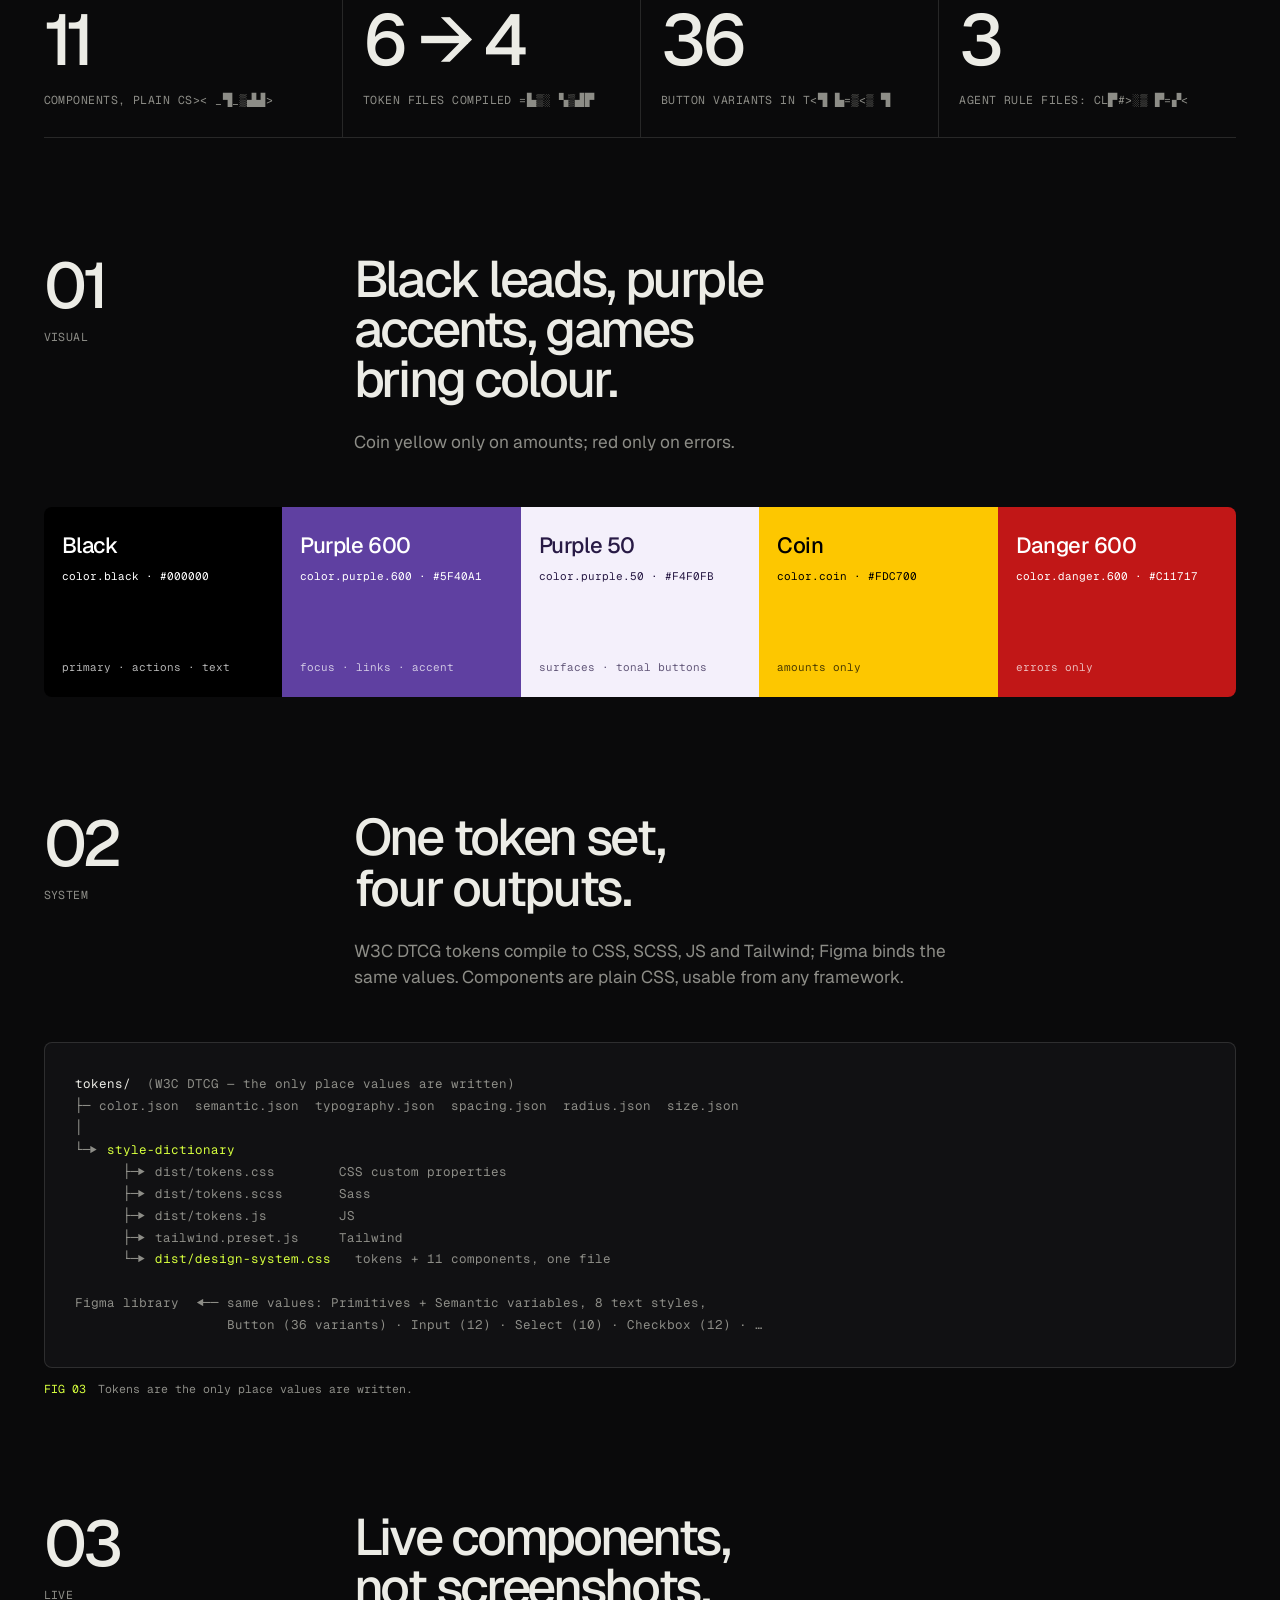
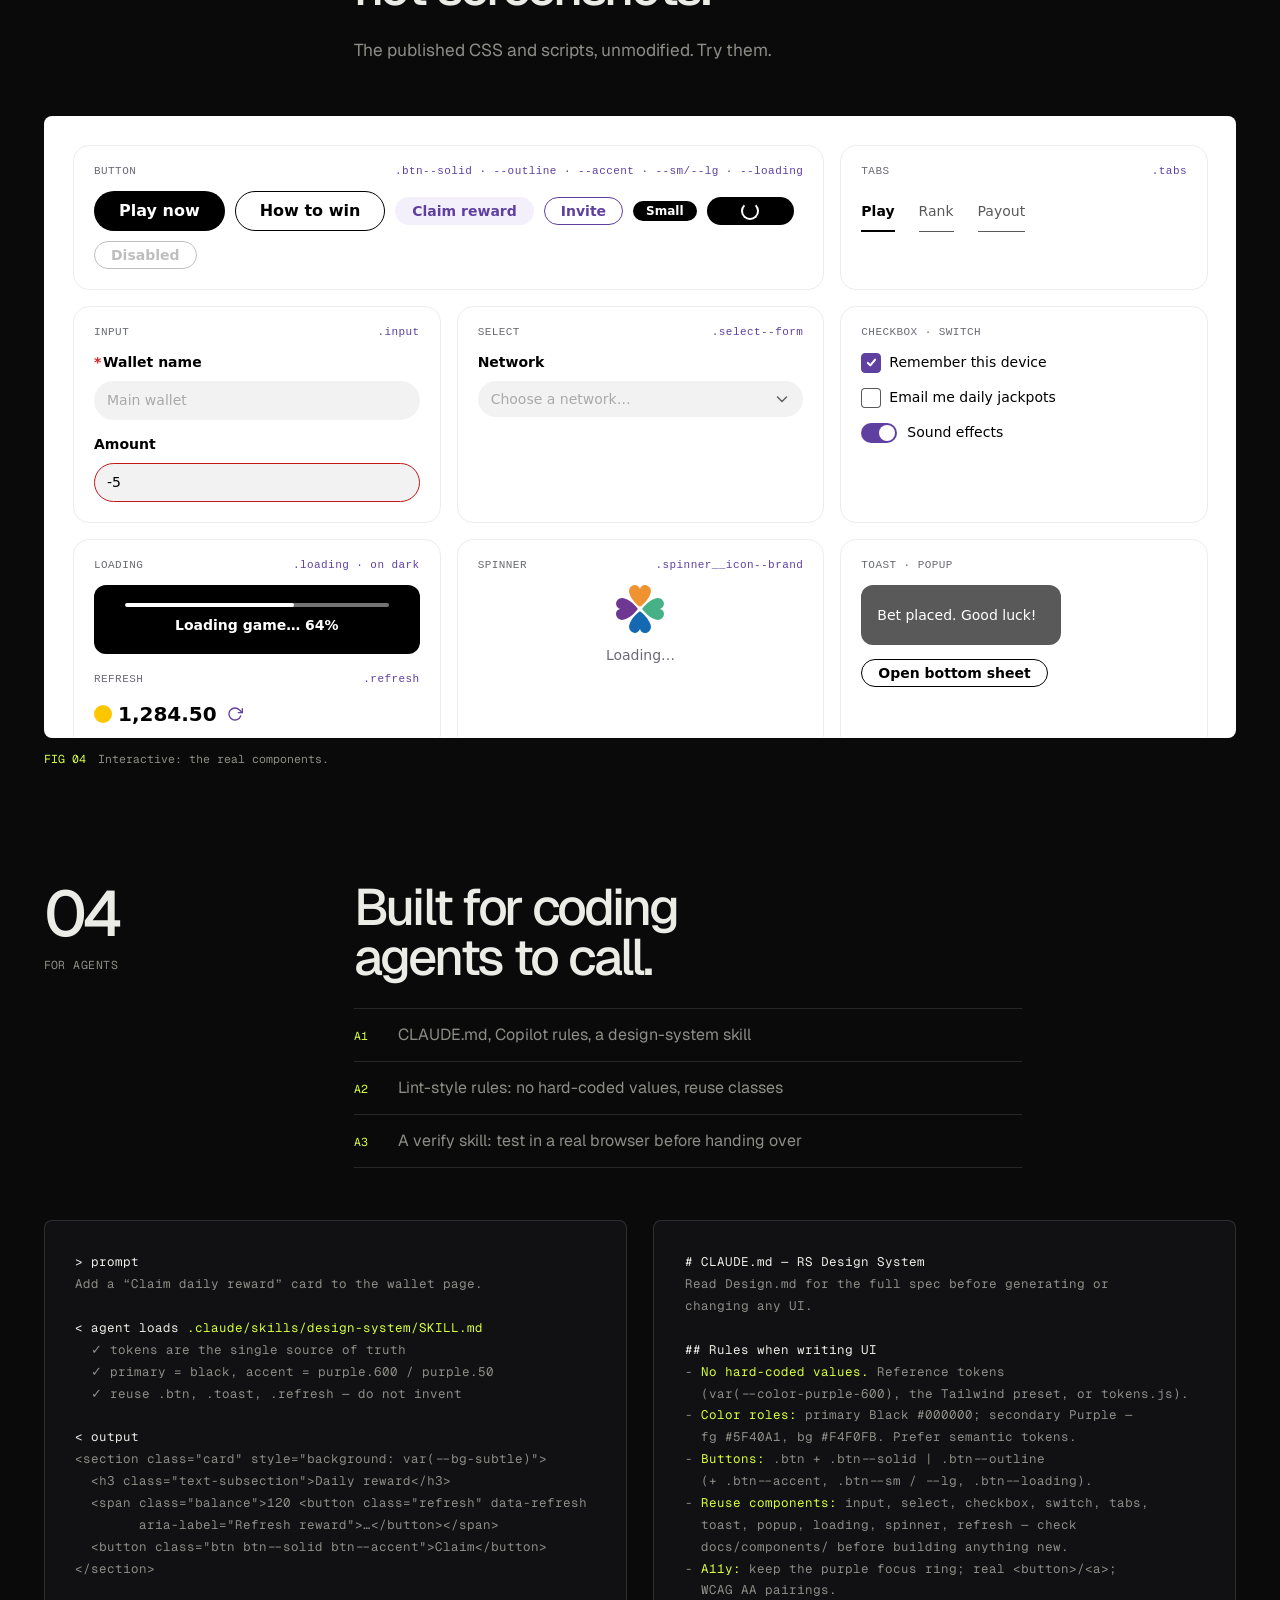
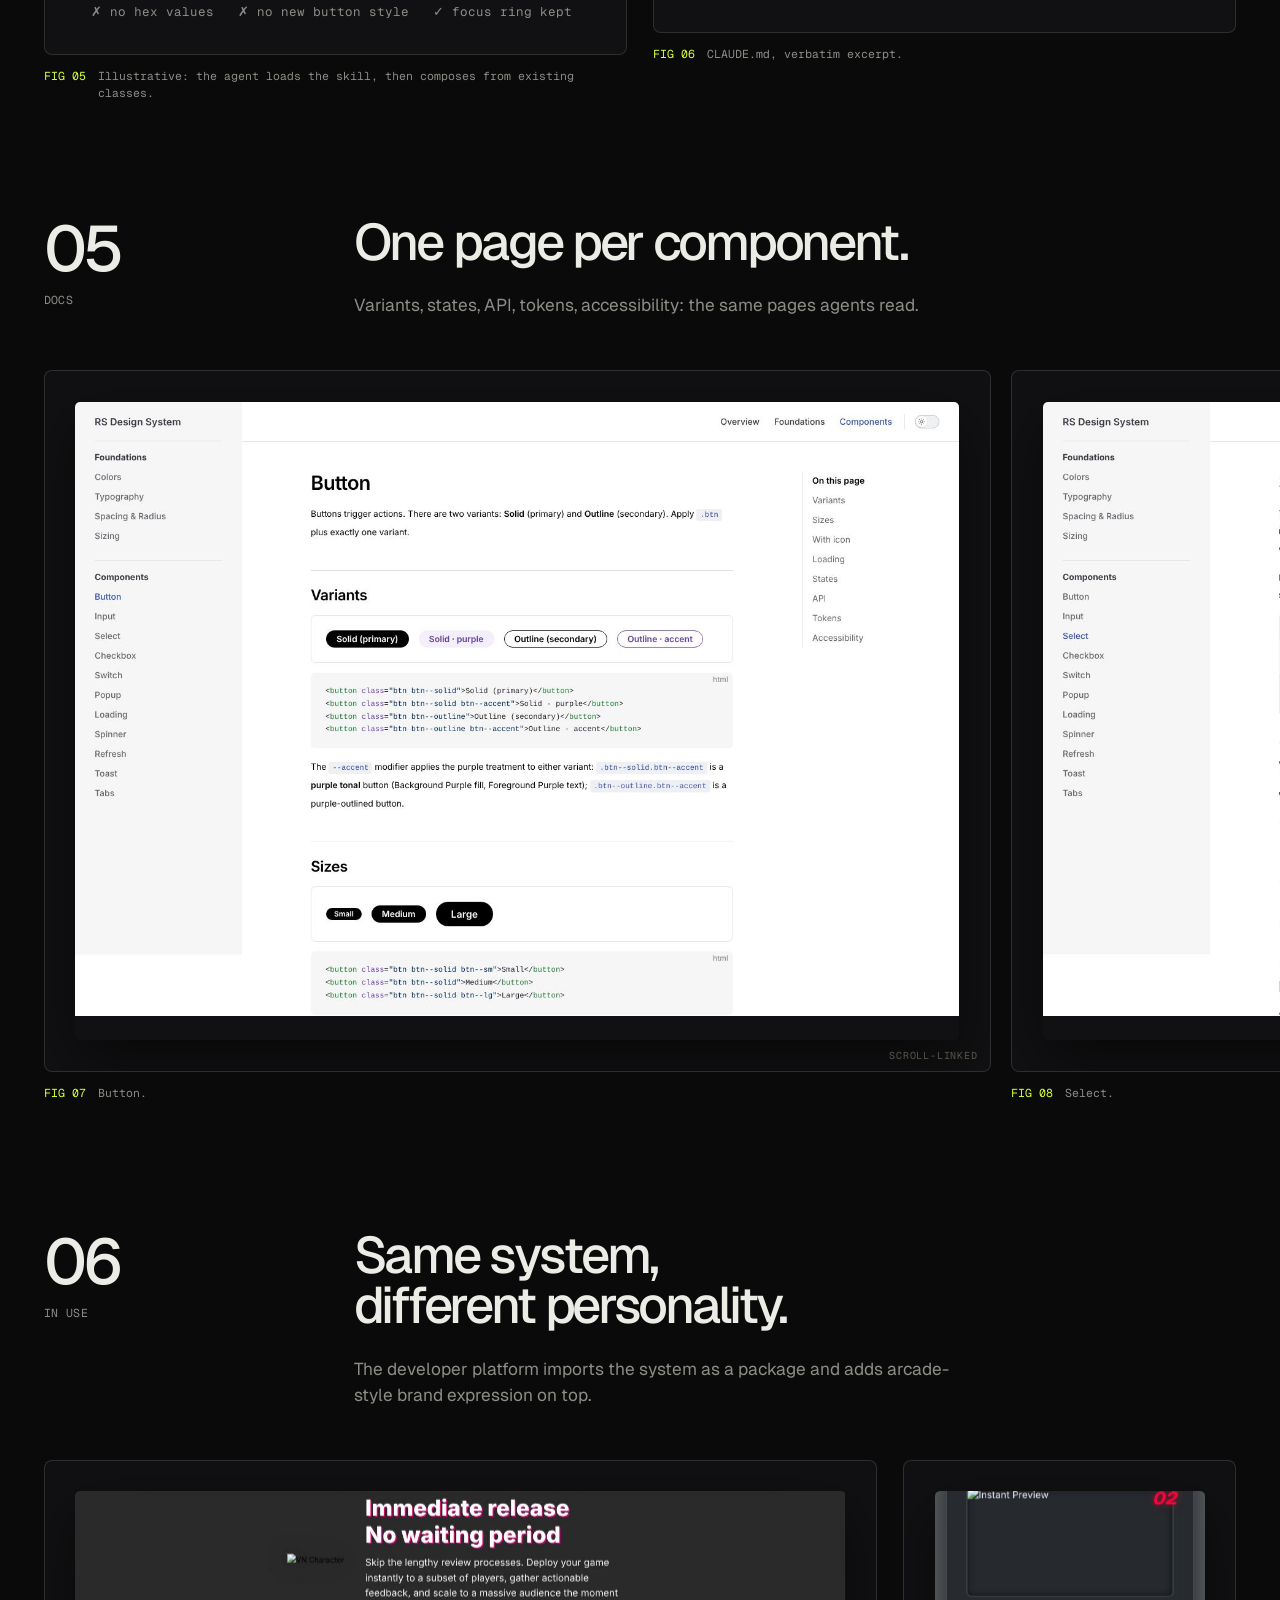
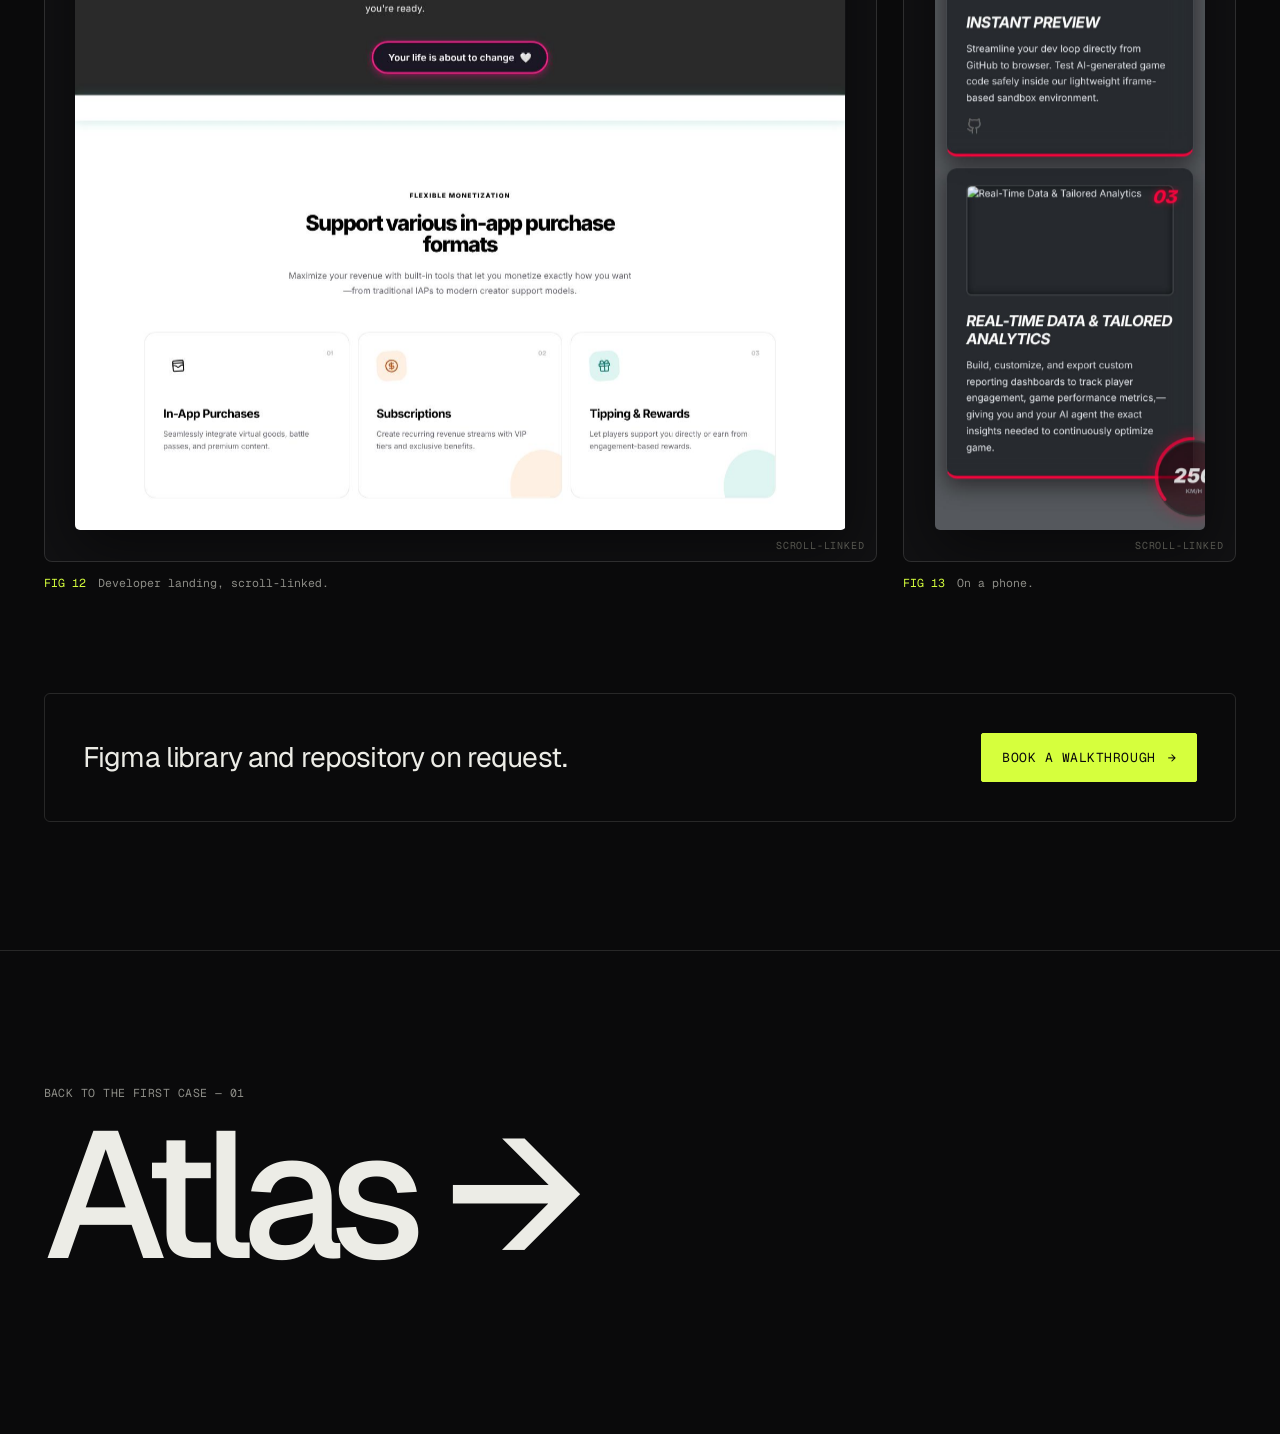
<file: randseed.html>
<!doctype html>
<html lang="en">
<head>
<meta charset="utf-8">
<meta name="viewport" content="width=device-width, initial-scale=1">
<title>Randseed — visual design and a design system agents can call · tripletree</title>
<meta name="description" content="Case study: visual UI design for Randseed, a consumer game platform, plus a token-driven design system packaged as components for AI coding agents.">
<meta name="theme-color" content="#0A0A0B">
<link rel="icon" href="data:image/svg+xml,%3Csvg xmlns='http://www.w3.org/2000/svg' viewBox='0 0 16 16'%3E%3Crect width='16' height='16' fill='%230A0A0B'/%3E%3Crect x='5' y='3' width='6' height='10' fill='%23D6FF3D'/%3E%3C/svg%3E">
<link rel="preconnect" href="https://fonts.googleapis.com"><link rel="preconnect" href="https://fonts.gstatic.com" crossorigin>
<link href="https://fonts.googleapis.com/css2?family=Geist:wght@300;400;500;600&family=Geist+Mono:wght@400;500&display=swap" rel="stylesheet">
<link rel="stylesheet" href="site.css">
<noscript><style>.rv{opacity:1;transform:none}</style></noscript>
</head>
<body data-page="randseed">
<main>
<header class="c-hero" data-crumb="overview">
  <p class="m"><a href="index.html#work">index</a> / <span data-zh="项目 05 — 视觉设计 + 设计系统 · ToC">case 05 — visual design + design system · consumer</span></p>
  <h1 style="view-transition-name:t-randseed">Randseed</h1>
  <p class="c-lede" data-zh="大众链上游戏平台：先做视觉 UI，再沉淀为 AI 编码 Agent 可直接调用的组件系统。">Consumer game platform: visual UI first, then a component system AI coding agents call directly.</p>
  <dl class="c-meta">
    <div><dt class="m" data-zh="产品">Product</dt><dd data-zh="Randseed 玩家端 + 开发者平台">Randseed player app + developer platform</dd></div>
    <div><dt class="m" data-zh="角色">Role</dt><dd data-zh="视觉与 UI 设计，设计系统负责人">Visual and UI design, design system owner</dd></div>
    <div><dt class="m" data-zh="交付">Delivered</dt><dd>DTCG tokens · CSS components · Tailwind preset · Figma library · docs · agent rules</dd></div>
    <div><dt class="m" data-zh="链接">Links</dt><dd><a class="ac" href="https://randseed.org/" target="_blank" rel="noopener">randseed.org ↗</a> · <a class="ac" href="https://github.com/tripletree" target="_blank" rel="noopener">GitHub ↗</a></dd></div>
  </dl>
</header>

<div class="figs duo-phone">
  <figure class="rv"><div class="shot"><img src="assets/seed-desktop.jpg" alt="Randseed home on desktop" loading="lazy"></div><figcaption><b>FIG 01</b><span data-zh="桌面首页（已去掉促销横幅）。">Desktop home (promos removed).</span></figcaption></figure>
  <figure class="rv"><div class="shot phone-shot"><img src="assets/seed-mobile.jpg" alt="Randseed home on a phone" loading="lazy"></div><figcaption><b>FIG 02</b><span data-zh="手机端：单列，浅紫 Play Now。">Mobile: one column, tonal Play Now.</span></figcaption></figure>
</div>

<div class="nums rv">
  <div><b>11</b><span class="m" data-zh="个组件，纯 CSS，框架无关">components, plain CSS, framework-agnostic</span></div>
  <div><b>6 → 4</b><span class="m" data-zh="份令牌文件，编译出 4 种产物">token files compiled into four outputs</span></div>
  <div><b>36</b><span class="m" data-zh="个按钮变体（Figma 组件集）">button variants in the Figma component set</span></div>
  <div><b>3</b><span class="m" data-zh="类 Agent 规则文件">agent rule files: Claude, Copilot, skill</span></div>
</div>

<section class="ch" data-crumb="01 visual">
  <div class="ch-n m rv"><b>01</b><span data-zh="视觉">Visual</span></div>
  <div class="rv">
    <h2 data-zh="黑为主，紫点缀，颜色留给游戏。">Black leads, purple accents, games bring colour.</h2>
    <p data-zh="金币黄只用于金额，红色只用于报错。">Coin yellow only on amounts; red only on errors.</p>
  </div>
</section>
<div class="figs swatches rv no-md">
  <div style="background:#000;color:#fff"><b>Black</b><span>color.black · #000000</span><i>primary · actions · text</i></div>
  <div style="background:#5F40A1;color:#fff"><b>Purple 600</b><span>color.purple.600 · #5F40A1</span><i>focus · links · accent</i></div>
  <div style="background:#F4F0FB;color:#281A45"><b>Purple 50</b><span>color.purple.50 · #F4F0FB</span><i>surfaces · tonal buttons</i></div>
  <div style="background:#FDC700;color:#000"><b>Coin</b><span>color.coin · #FDC700</span><i>amounts only</i></div>
  <div style="background:#C11717;color:#fff"><b>Danger 600</b><span>color.danger.600 · #C11717</span><i>errors only</i></div>
</div>

<section class="ch" data-crumb="02 system">
  <div class="ch-n m rv"><b>02</b><span data-zh="系统">System</span></div>
  <div class="rv">
    <h2 data-zh="一份令牌，四种产物。">One token set, four outputs.</h2>
    <p data-zh="DTCG 令牌编译为 CSS / SCSS / JS / Tailwind，Figma 绑定同一组值；组件是纯 CSS，任何框架可用。">W3C DTCG tokens compile to CSS, SCSS, JS and Tailwind; Figma binds the same values. Components are plain CSS, usable from any framework.</p>
  </div>
</section>
<div class="figs"><figure class="rv"><div class="code"><b>tokens/</b>  (W3C DTCG — the only place values are written)
├─ color.json  semantic.json  typography.json  spacing.json  radius.json  size.json
│
└─▶ <u>style-dictionary</u>
      ├─▶ dist/tokens.css        CSS custom properties
      ├─▶ dist/tokens.scss       Sass
      ├─▶ dist/tokens.js         JS
      ├─▶ tailwind.preset.js     Tailwind
      └─▶ <u>dist/design-system.css</u>   tokens + 11 components, one file

Figma library  ◀── same values: Primitives + Semantic variables, 8 text styles,
                   Button (36 variants) · Input (12) · Select (10) · Checkbox (12) · …</div><figcaption><b>FIG 03</b><span data-zh="数值只写在令牌里。">Tokens are the only place values are written.</span></figcaption></figure></div>

<section class="ch" data-crumb="03 live">
  <div class="ch-n m rv"><b>03</b><span data-zh="实物">Live</span></div>
  <div class="rv">
    <h2 data-zh="真组件，不是截图。">Live components, not screenshots.</h2>
    <p data-zh="发布版 CSS 与脚本原样加载，可直接操作。">The published CSS and scripts, unmodified. Try them.</p>
  </div>
</section>
<div class="figs no-md"><figure class="rv"><div class="shot live"><iframe src="assets/rs/specimen.html" title="Live RS component specimen" loading="lazy"></iframe></div><figcaption><b>FIG 04</b><span data-zh="可交互：真实组件。">Interactive: the real components.</span></figcaption></figure></div>

<section class="ch" data-crumb="04 agents">
  <div class="ch-n m rv"><b>04</b><span data-zh="给 Agent">For agents</span></div>
  <div class="rv">
    <h2 data-zh="为编码 Agent 调用而做。">Built for coding agents to call.</h2>
    <ul><li data-n="A1" data-zh="CLAUDE.md、Copilot 规则、design-system 技能">CLAUDE.md, Copilot rules, a design-system skill</li><li data-n="A2" data-zh="像 lint 的规则：不硬编码，只复用已有类">Lint-style rules: no hard-coded values, reuse classes</li><li data-n="A3" data-zh="verify 技能：交付前在真实浏览器里验证">A verify skill: test in a real browser before handing over</li></ul>
  </div>
</section>
<div class="figs duo">
  <figure class="rv"><div class="code"><b>&gt; prompt</b>
Add a “Claim daily reward” card to the wallet page.

<b>&lt; agent loads</b> <u>.claude/skills/design-system/SKILL.md</u>
  ✓ tokens are the single source of truth
  ✓ primary = black, accent = purple.600 / purple.50
  ✓ reuse .btn, .toast, .refresh — do not invent

<b>&lt; output</b>
&lt;section class="card" style="background: var(--bg-subtle)"&gt;
  &lt;h3 class="text-subsection"&gt;Daily reward&lt;/h3&gt;
  &lt;span class="balance"&gt;120 &lt;button class="refresh" data-refresh
        aria-label="Refresh reward"&gt;…&lt;/button&gt;&lt;/span&gt;
  &lt;button class="btn btn--solid btn--accent"&gt;Claim&lt;/button&gt;
&lt;/section&gt;

  ✗ no hex values   ✗ no new button style   ✓ focus ring kept</div><figcaption><b>FIG 05</b><span data-zh="示意：Agent 先加载技能，再只用已有类组装。">Illustrative: the agent loads the skill, then composes from existing classes.</span></figcaption></figure>
  <figure class="rv"><div class="code"><b># CLAUDE.md — RS Design System</b>
Read Design.md for the full spec before generating or
changing any UI.

<b>## Rules when writing UI</b>
- <u>No hard-coded values.</u> Reference tokens
  (var(--color-purple-600), the Tailwind preset, or tokens.js).
- <u>Color roles:</u> primary Black #000000; secondary Purple —
  fg #5F40A1, bg #F4F0FB. Prefer semantic tokens.
- <u>Buttons:</u> .btn + .btn--solid | .btn--outline
  (+ .btn--accent, .btn--sm / --lg, .btn--loading).
- <u>Reuse components:</u> input, select, checkbox, switch, tabs,
  toast, popup, loading, spinner, refresh — check
  docs/components/ before building anything new.
- <u>A11y:</u> keep the purple focus ring; real &lt;button&gt;/&lt;a&gt;;
  WCAG AA pairings.</div><figcaption><b>FIG 06</b><span data-zh="CLAUDE.md 原文节选。">CLAUDE.md, verbatim excerpt.</span></figcaption></figure>
</div>

<section class="ch" data-crumb="05 docs">
  <div class="ch-n m rv"><b>05</b><span data-zh="文档">Docs</span></div>
  <div class="rv">
    <h2 data-zh="每个组件一页。">One page per component.</h2>
    <p data-zh="变体、状态、API、令牌、无障碍；Agent 读的也是这些页面。">Variants, states, API, tokens, accessibility: the same pages agents read.</p>
  </div>
</section>
<div class="strip rv">
  <figure class="rv"><div class="shot scrollshot"><div class="win"><img src="assets/seed-ds-button.jpg" alt="Button docs page" loading="lazy"></div></div><figcaption><b>FIG 07</b><span data-zh="按钮。">Button.</span></figcaption></figure>
  <figure class="rv"><div class="shot scrollshot"><div class="win"><img src="assets/seed-ds-select.jpg" alt="Select docs page" loading="lazy"></div></div><figcaption><b>FIG 08</b><span data-zh="下拉。">Select.</span></figcaption></figure>
  <figure class="rv"><div class="shot scrollshot"><div class="win"><img src="assets/seed-ds-colors.jpg" alt="Colours page" loading="lazy"></div></div><figcaption><b>FIG 09</b><span data-zh="颜色与语义令牌。">Colours and semantic tokens.</span></figcaption></figure>
  <figure class="rv"><div class="shot scrollshot"><div class="win"><img src="assets/seed-ds-typography.jpg" alt="Typography page" loading="lazy"></div></div><figcaption><b>FIG 10</b><span data-zh="八级字号。">Eight-step type scale.</span></figcaption></figure>
  <figure class="rv"><div class="shot scrollshot"><div class="win"><img src="assets/seed-ds-spinner.jpg" alt="Spinner docs page" loading="lazy"></div></div><figcaption><b>FIG 11</b><span data-zh="品牌四叶草加载。">Brand clover spinner.</span></figcaption></figure>
</div>

<section class="ch" data-crumb="06 in use">
  <div class="ch-n m rv"><b>06</b><span data-zh="落地">In use</span></div>
  <div class="rv">
    <h2 data-zh="同一系统，不同性格。">Same system, different personality.</h2>
    <p data-zh="开发者平台以依赖包引入系统，再叠加街机风的品牌表达。">The developer platform imports the system as a package and adds arcade-style brand expression on top.</p>
  </div>
</section>
<div class="figs side">
  <figure class="rv"><div class="shot scrollshot"><div class="win"><img src="assets/seed-dev-full.jpg" alt="Developer platform landing page" loading="lazy"></div></div><figcaption><b>FIG 12</b><span data-zh="开发者落地页，随滚动。">Developer landing, scroll-linked.</span></figcaption></figure>
  <figure class="rv"><div class="shot scrollshot"><div class="win"><img src="assets/seed-dev-mobile.jpg" alt="Developer platform on a phone" loading="lazy"></div></div><figcaption><b>FIG 13</b><span data-zh="手机端。">On a phone.</span></figcaption></figure>
</div>

<div class="demo rv"><p data-zh="Figma 组件库与代码仓库，可预约演示。">Figma library and repository on request.</p><a class="cta solid" href="index.html#contact"><span data-zh="预约演示">Book a walkthrough</span> →</a></div>
<a class="next" href="atlas.html"><span class="m" data-zh="回到第一个项目 — 01">Back to the first case — 01</span><b>Atlas →</b></a>
</main>
<script src="site.js"></script>
</body>
</html>
</file>
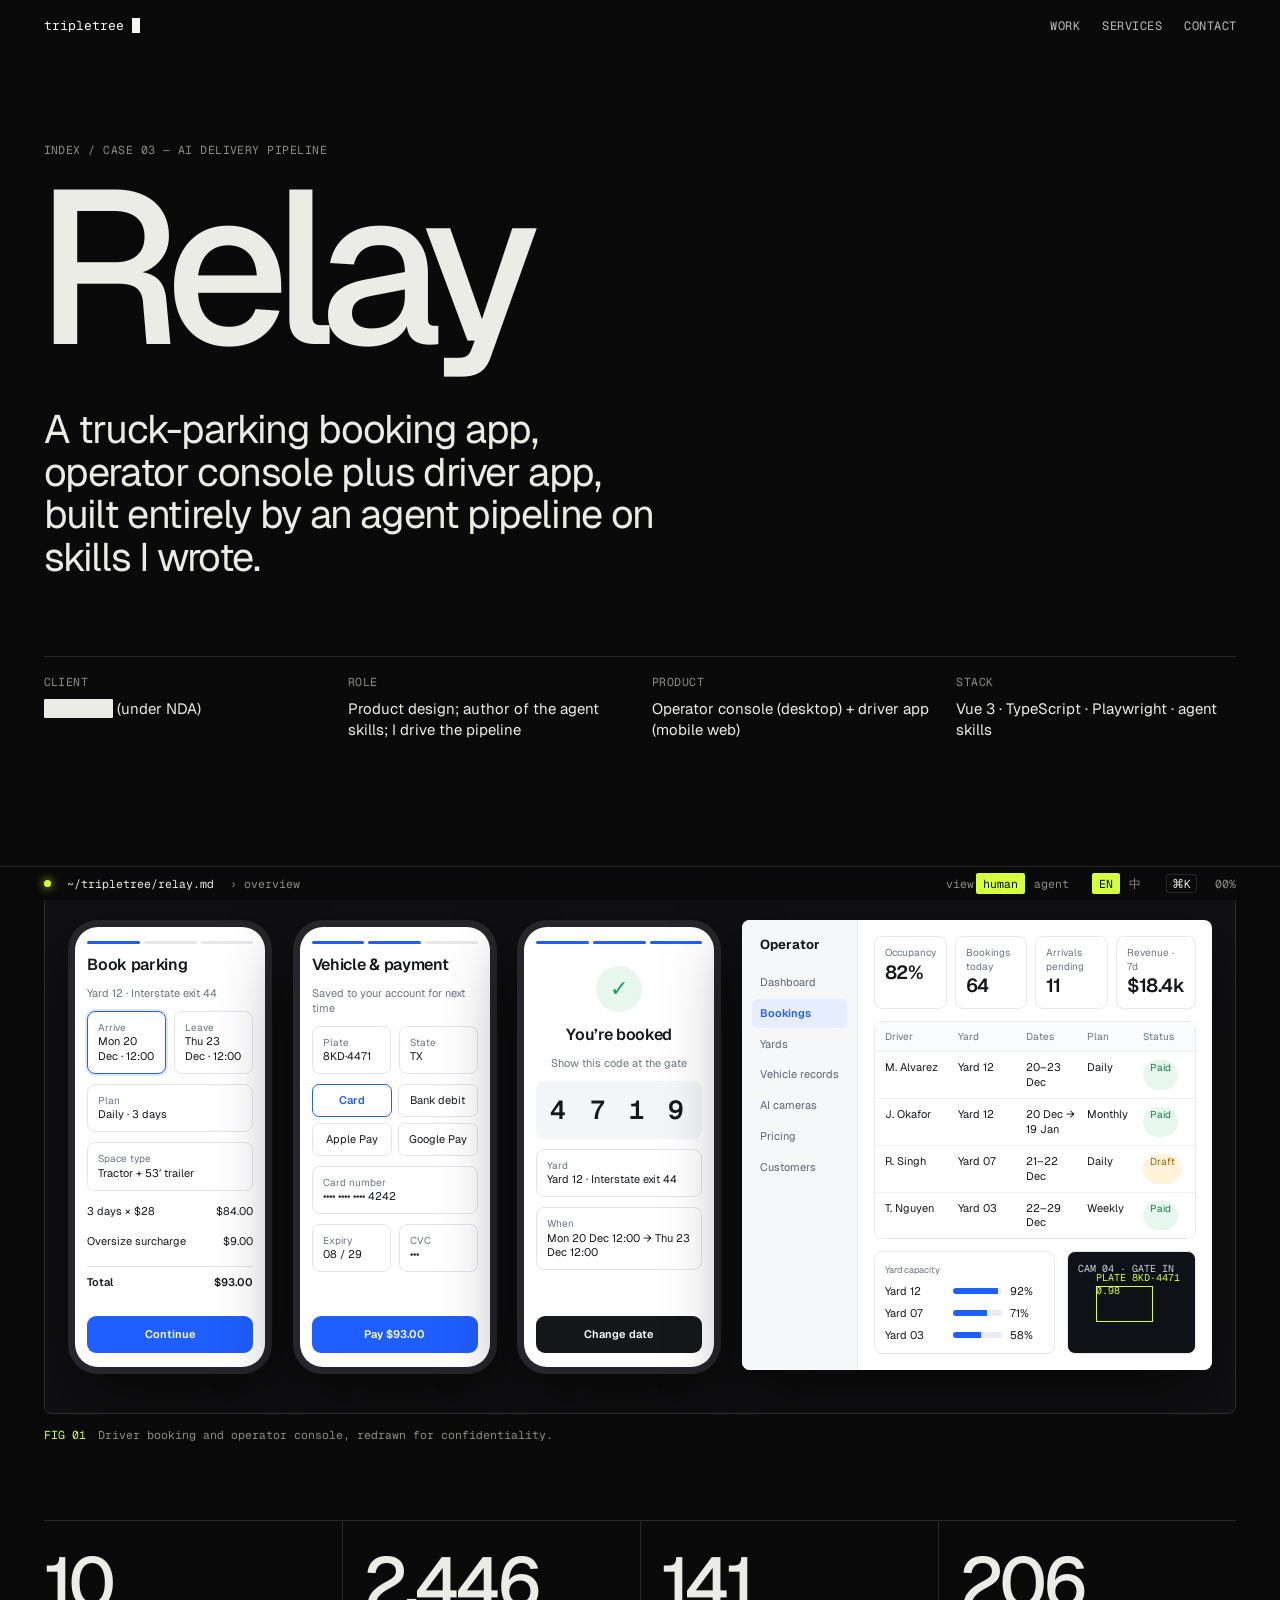
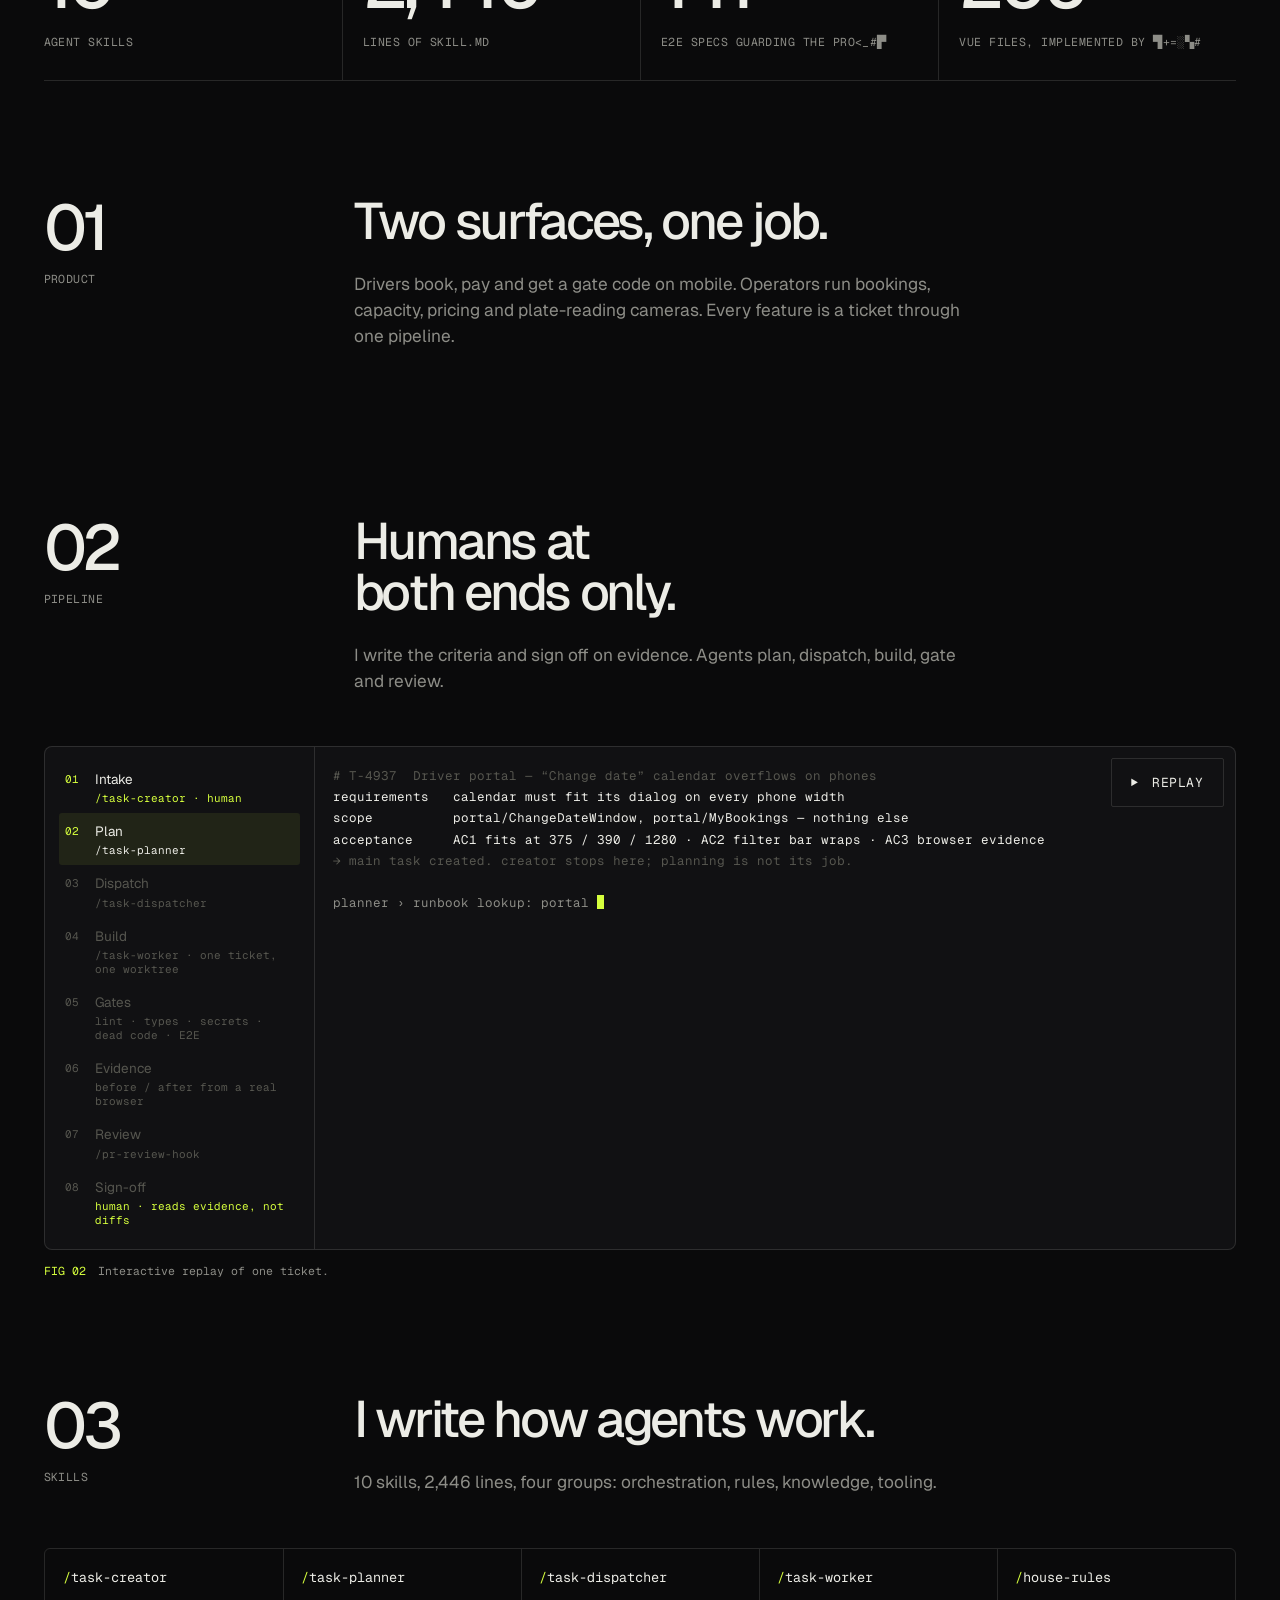
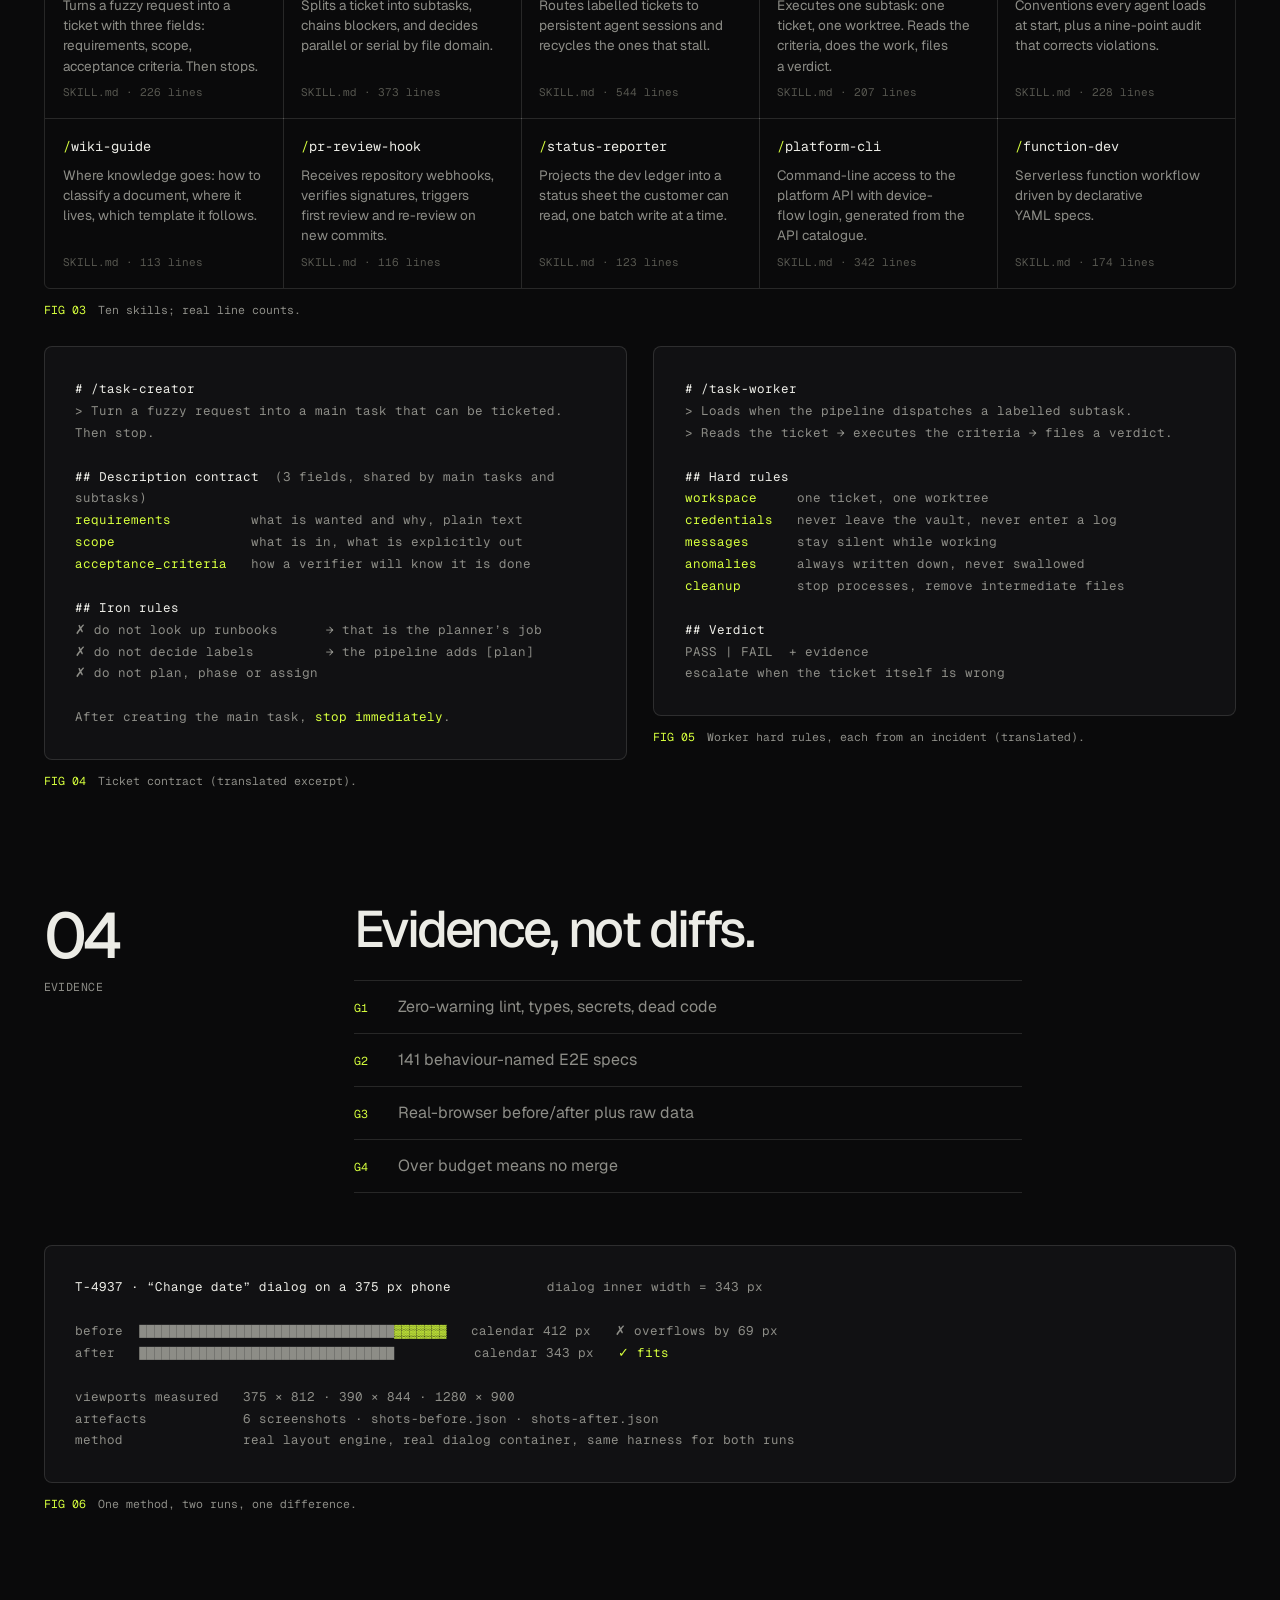
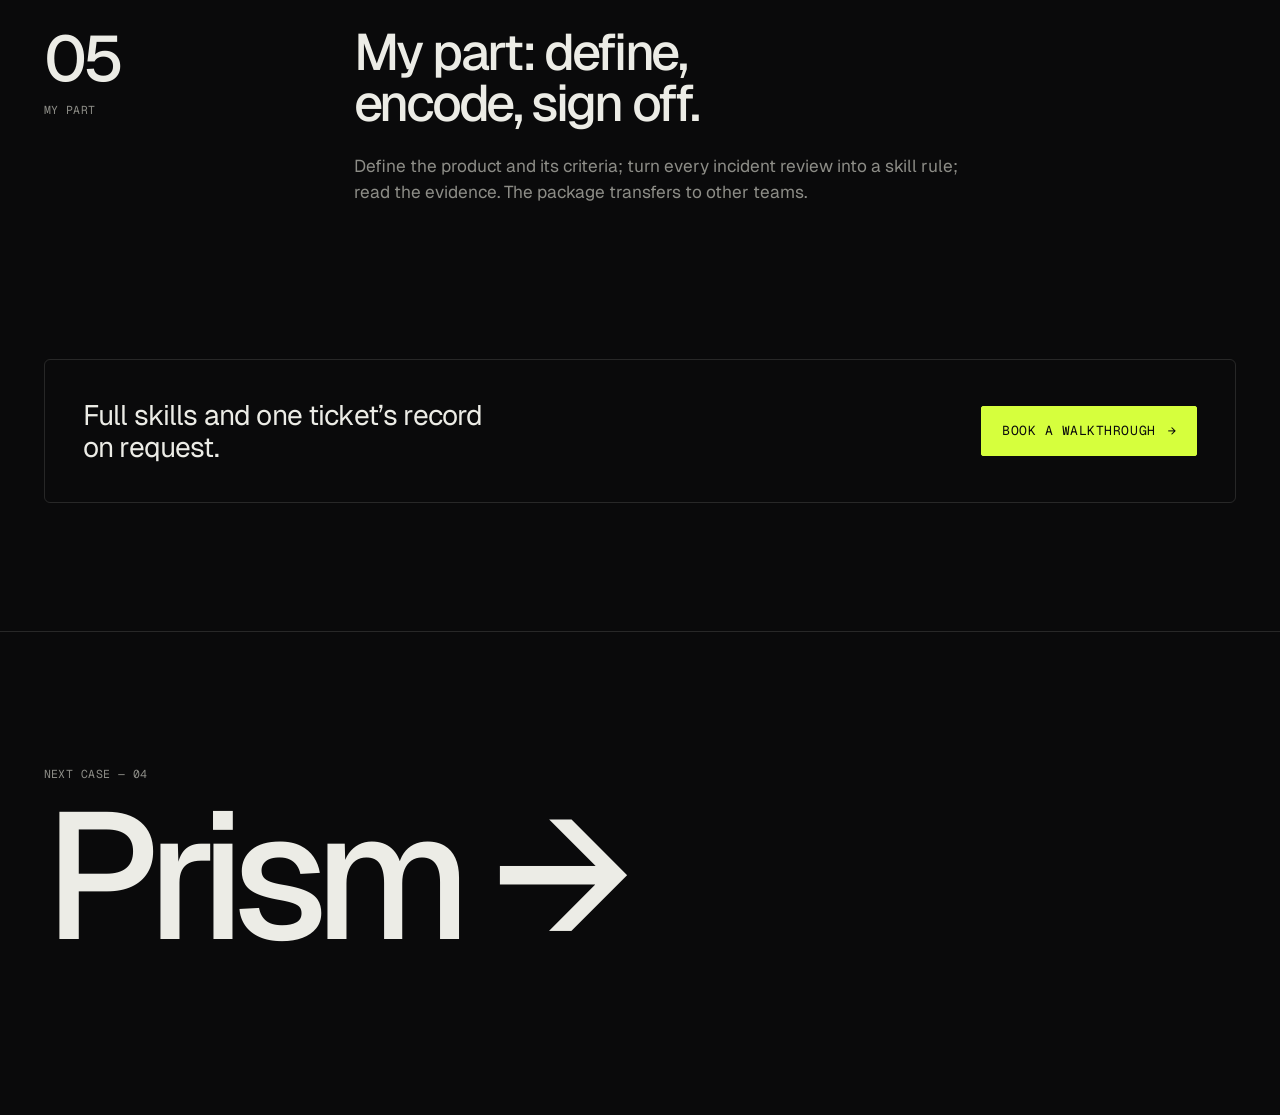
<file: relay.html>
<!doctype html>
<html lang="en">
<head>
<meta charset="utf-8">
<meta name="viewport" content="width=device-width, initial-scale=1">
<title>Relay — a booking app built by an agent pipeline · tripletree</title>
<meta name="description" content="Case study: a truck-parking booking web app (operator console and driver app) developed end to end through an agent pipeline and the skills that drive it.">
<meta name="theme-color" content="#0A0A0B">
<link rel="icon" href="data:image/svg+xml,%3Csvg xmlns='http://www.w3.org/2000/svg' viewBox='0 0 16 16'%3E%3Crect width='16' height='16' fill='%230A0A0B'/%3E%3Crect x='5' y='3' width='6' height='10' fill='%23D6FF3D'/%3E%3C/svg%3E">
<link rel="preconnect" href="https://fonts.googleapis.com"><link rel="preconnect" href="https://fonts.gstatic.com" crossorigin>
<link href="https://fonts.googleapis.com/css2?family=Geist:wght@300;400;500;600&family=Geist+Mono:wght@400;500&display=swap" rel="stylesheet">
<link rel="stylesheet" href="site.css">
<noscript><style>.rv{opacity:1;transform:none}</style></noscript>
</head>
<body data-page="relay">
<main>
<header class="c-hero" data-crumb="overview">
  <p class="m"><a href="index.html#work">index</a> / <span data-zh="项目 03 — AI 开发流水线">case 03 — AI delivery pipeline</span></p>
  <h1 style="view-transition-name:t-relay">Relay</h1>
  <p class="c-lede" data-zh="卡车停车预订应用（管理端 + 司机端），全部由 Agent 流水线开发，技能由我编写。">A truck-parking booking app, operator console plus driver app, built entirely by an agent pipeline on skills I wrote.</p>
  <dl class="c-meta">
    <div><dt class="m" data-zh="客户">Client</dt><dd><span class="red">███████</span> <span data-zh="（保密）">(under NDA)</span></dd></div>
    <div><dt class="m" data-zh="角色">Role</dt><dd data-zh="产品设计；编写 Agent 技能；驱动流水线">Product design; author of the agent skills; I drive the pipeline</dd></div>
    <div><dt class="m" data-zh="产品">Product</dt><dd data-zh="管理端（桌面）+ 司机端（手机 H5）">Operator console (desktop) + driver app (mobile web)</dd></div>
    <div><dt class="m" data-zh="技术栈">Stack</dt><dd>Vue 3 · TypeScript · Playwright · agent skills</dd></div>
  </dl>
</header>

<div class="figs"><figure class="rv"><div class="stage" id="stage">
  <div class="phone"><div class="ui"><div class="steps"><i class="on"></i><i></i><i></i></div><h6>Book parking</h6><span class="sub">Yard 12 · Interstate exit 44</span>
    <div class="g2"><div class="f sel"><small>Arrive</small>Mon 20 Dec · 12:00</div><div class="f"><small>Leave</small>Thu 23 Dec · 12:00</div></div>
    <div class="f"><small>Plan</small>Daily · 3 days</div><div class="f"><small>Space type</small>Tractor + 53′ trailer</div>
    <div class="sum"><span>3 days × $28</span><span>$84.00</span></div><div class="sum"><span>Oversize surcharge</span><span>$9.00</span></div><div class="sum t"><span>Total</span><span>$93.00</span></div>
    <div class="btn">Continue</div></div></div>
  <div class="phone"><div class="ui"><div class="steps"><i class="on"></i><i class="on"></i><i></i></div><h6>Vehicle &amp; payment</h6><span class="sub">Saved to your account for next time</span>
    <div class="g2"><div class="f"><small>Plate</small>8KD·4471</div><div class="f"><small>State</small>TX</div></div>
    <div class="pay"><span class="sel">Card</span><span>Bank debit</span><span>Apple Pay</span><span>Google Pay</span></div>
    <div class="f"><small>Card number</small>•••• •••• •••• 4242</div><div class="g2"><div class="f"><small>Expiry</small>08 / 29</div><div class="f"><small>CVC</small>•••</div></div>
    <div class="btn">Pay $93.00</div></div></div>
  <div class="phone"><div class="ui"><div class="steps"><i class="on"></i><i class="on"></i><i class="on"></i></div><div class="ok">✓</div><h6 style="text-align:center">You’re booked</h6><span class="sub" style="text-align:center">Show this code at the gate</span>
    <div class="codebox">4 7 1 9</div><div class="f"><small>Yard</small>Yard 12 · Interstate exit 44</div><div class="f"><small>When</small>Mon 20 Dec 12:00 → Thu 23 Dec 12:00</div>
    <div class="btn" style="background:#15171A">Change date</div></div></div>
  <div class="console"><div class="ui"><nav><b>Operator</b><span>Dashboard</span><span class="on">Bookings</span><span>Yards</span><span>Vehicle records</span><span>AI cameras</span><span>Pricing</span><span>Customers</span></nav>
    <main><div class="kp"><div><small>Occupancy</small><b>82%</b></div><div><small>Bookings today</small><b>64</b></div><div><small>Arrivals pending</small><b>11</b></div><div><small>Revenue · 7d</small><b>$18.4k</b></div></div>
      <div class="tb"><div><span>Driver</span><span>Yard</span><span>Dates</span><span>Plan</span><span>Status</span></div><div><span>M. Alvarez</span><span>Yard 12</span><span>20–23 Dec</span><span>Daily</span><em>Paid</em></div><div><span>J. Okafor</span><span>Yard 12</span><span>20 Dec → 19 Jan</span><span>Monthly</span><em>Paid</em></div><div><span>R. Singh</span><span>Yard 07</span><span>21–22 Dec</span><span>Daily</span><em class="w">Draft</em></div><div><span>T. Nguyen</span><span>Yard 03</span><span>22–29 Dec</span><span>Weekly</span><em>Paid</em></div></div>
      <div class="cap"><div><small style="color:#6B7280">Yard capacity</small><div class="barrow"><span>Yard 12</span><i><b style="width:92%"></b></i><span>92%</span></div><div class="barrow"><span>Yard 07</span><i><b style="width:71%"></b></i><span>71%</span></div><div class="barrow"><span>Yard 03</span><i><b style="width:58%"></b></i><span>58%</span></div></div><div class="cam">CAM 04 · GATE IN</div></div></main></div></div>
</div><figcaption><b>FIG 01</b><span data-zh="司机三步预订与管理端，为保密重绘。">Driver booking and operator console, redrawn for confidentiality.</span></figcaption></figure></div>

<div class="nums rv">
  <div><b>10</b><span class="m" data-zh="个 Agent 技能">agent skills</span></div>
  <div><b>2,446</b><span class="m" data-zh="行 SKILL.md">lines of SKILL.md</span></div>
  <div><b>141</b><span class="m" data-zh="个 E2E 用例守住产品">E2E specs guarding the product</span></div>
  <div><b>206</b><span class="m" data-zh="个 Vue 文件，由 Agent 实现">Vue files, implemented by agents</span></div>
</div>

<section class="ch" data-crumb="01 product">
  <div class="ch-n m rv"><b>01</b><span data-zh="产品">Product</span></div>
  <div class="rv">
    <h2 data-zh="两个端，一件事。">Two surfaces, one job.</h2>
    <p data-zh="司机在手机上预订、支付、拿进场码；运营方管订单、容量、定价和车牌识别摄像头。每个功能都是一张工单，走同一条流水线。">Drivers book, pay and get a gate code on mobile. Operators run bookings, capacity, pricing and plate-reading cameras. Every feature is a ticket through one pipeline.</p>
  </div>
</section>

<section class="ch" data-crumb="02 pipeline">
  <div class="ch-n m rv"><b>02</b><span data-zh="流水线">Pipeline</span></div>
  <div class="rv">
    <h2 data-zh="人只在两头。">Humans at both ends only.</h2>
    <p data-zh="我写验收标准、看证据签收；规划、派发、实现、门禁、评审交给 Agent。">I write the criteria and sign off on evidence. Agents plan, dispatch, build, gate and review.</p>
  </div>
</section>
<div class="figs no-md"><figure class="rv"><button class="cta run-btn" id="runBtn">▶ <span data-zh="重放">replay</span></button><div class="pipe"><ol class="rail" id="rail"></ol><div class="term" id="term"></div></div><figcaption><b>FIG 02</b><span data-zh="可交互：一张工单的回放。">Interactive replay of one ticket.</span></figcaption></figure></div>

<section class="ch" data-crumb="03 skills">
  <div class="ch-n m rv"><b>03</b><span data-zh="技能">Skills</span></div>
  <div class="rv">
    <h2 data-zh="我写的是 Agent 的工作方式。">I write how agents work.</h2>
    <p data-zh="10 个技能、2,446 行，分四组：编排、规范、知识、工具。">10 skills, 2,446 lines, four groups: orchestration, rules, knowledge, tooling.</p>
  </div>
</section>
<div class="figs"><figure class="rv"><div class="skills"><div class="skill"><b>task-creator</b><p data-zh="把模糊需求收口成三字段工单：任务说明、职责范围、验收标准。然后立刻停下。">Turns a fuzzy request into a ticket with three fields: requirements, scope, acceptance criteria. Then stops.</p><span>SKILL.md · 226 lines</span></div><div class="skill"><b>task-planner</b><p data-zh="把主任务拆成子任务，串好阻塞关系，按文件域判断并行还是串行。">Splits a ticket into subtasks, chains blockers, and decides parallel or serial by file domain.</p><span>SKILL.md · 373 lines</span></div><div class="skill"><b>task-dispatcher</b><p data-zh="按标签把工单路由到常驻的 Agent 会话，并回收卡死的任务。">Routes labelled tickets to persistent agent sessions and recycles the ones that stall.</p><span>SKILL.md · 544 lines</span></div><div class="skill"><b>task-worker</b><p data-zh="执行单个子任务：一票一工作区。读验收标准、干活、提交判定。">Executes one subtask: one ticket, one worktree. Reads the criteria, does the work, files a verdict.</p><span>SKILL.md · 207 lines</span></div><div class="skill"><b>house-rules</b><p data-zh="所有 Agent 启动必读的家规，外加九项审计，发现违规就纠正。">Conventions every agent loads at start, plus a nine-point audit that corrects violations.</p><span>SKILL.md · 228 lines</span></div><div class="skill"><b>wiki-guide</b><p data-zh="知识怎么沉淀：文档如何分类、放在哪、按什么模板写。">Where knowledge goes: how to classify a document, where it lives, which template it follows.</p><span>SKILL.md · 113 lines</span></div><div class="skill"><b>pr-review-hook</b><p data-zh="接收仓库 webhook，验签，触发首次评审和新提交后的重审。">Receives repository webhooks, verifies signatures, triggers first review and re-review on new commits.</p><span>SKILL.md · 116 lines</span></div><div class="skill"><b>status-reporter</b><p data-zh="把开发台账投影成客户看得懂的状态表，每次整块写入。">Projects the dev ledger into a status sheet the customer can read, one batch write at a time.</p><span>SKILL.md · 123 lines</span></div><div class="skill"><b>platform-cli</b><p data-zh="平台 API 的命令行入口，设备码登录，命令集由 API 目录生成。">Command-line access to the platform API with device-flow login, generated from the API catalogue.</p><span>SKILL.md · 342 lines</span></div><div class="skill"><b>function-dev</b><p data-zh="用声明式 YAML 规格驱动的 serverless 函数开发流程。">Serverless function workflow driven by declarative YAML specs.</p><span>SKILL.md · 174 lines</span></div></div><figcaption><b>FIG 03</b><span data-zh="10 个技能，行数为真实值。">Ten skills; real line counts.</span></figcaption></figure></div>
<div class="figs duo" style="margin-top:28px">
  <figure class="rv"><div class="code"><b># /task-creator</b>
&gt; Turn a fuzzy request into a main task that can be ticketed. Then stop.

<b>## Description contract</b>  (3 fields, shared by main tasks and subtasks)
<u>requirements</u>          what is wanted and why, plain text
<u>scope</u>                 what is in, what is explicitly out
<u>acceptance_criteria</u>   how a verifier will know it is done

<b>## Iron rules</b>
✗ do not look up runbooks      → that is the planner’s job
✗ do not decide labels         → the pipeline adds [plan]
✗ do not plan, phase or assign

After creating the main task, <u>stop immediately</u>.</div><figcaption><b>FIG 04</b><span data-zh="工单契约（译文节选）。">Ticket contract (translated excerpt).</span></figcaption></figure>
  <figure class="rv"><div class="code"><b># /task-worker</b>
&gt; Loads when the pipeline dispatches a labelled subtask.
&gt; Reads the ticket → executes the criteria → files a verdict.

<b>## Hard rules</b>
<u>workspace</u>     one ticket, one worktree
<u>credentials</u>   never leave the vault, never enter a log
<u>messages</u>      stay silent while working
<u>anomalies</u>     always written down, never swallowed
<u>cleanup</u>       stop processes, remove intermediate files

<b>## Verdict</b>
PASS | FAIL  + evidence
escalate when the ticket itself is wrong</div><figcaption><b>FIG 05</b><span data-zh="执行硬规则，均来自事故复盘（译文）。">Worker hard rules, each from an incident (translated).</span></figcaption></figure>
</div>

<section class="ch" data-crumb="04 evidence">
  <div class="ch-n m rv"><b>04</b><span data-zh="证据">Evidence</span></div>
  <div class="rv">
    <h2 data-zh="看证据，不看 diff。">Evidence, not diffs.</h2>
    <ul><li data-n="G1" data-zh="lint 零警告、类型、密钥、死代码">Zero-warning lint, types, secrets, dead code</li><li data-n="G2" data-zh="141 个按行为命名的 E2E 用例">141 behaviour-named E2E specs</li><li data-n="G3" data-zh="真实浏览器前后对比 + 原始数据">Real-browser before/after plus raw data</li><li data-n="G4" data-zh="超出预算不能合并">Over budget means no merge</li></ul>
  </div>
</section>
<div class="figs"><figure class="rv"><div class="code"><b>T-4937 · “Change date” dialog on a 375 px phone</b>            dialog inner width = 343 px

before  ██████████████████████████████████<u>▓▓▓▓▓▓▓</u>   calendar 412 px   ✗ overflows by 69 px
after   ██████████████████████████████████          calendar 343 px   <u>✓ fits</u>

viewports measured   375 × 812 · 390 × 844 · 1280 × 900
artefacts            6 screenshots · shots-before.json · shots-after.json
method               real layout engine, real dialog container, same harness for both runs</div><figcaption><b>FIG 06</b><span data-zh="同一方法跑两遍，唯一差别是改动。">One method, two runs, one difference.</span></figcaption></figure></div>

<section class="ch" data-crumb="05 my part">
  <div class="ch-n m rv"><b>05</b><span data-zh="我的部分">My part</span></div>
  <div class="rv">
    <h2 data-zh="我的部分：定义、固化、签收。">My part: define, encode, sign off.</h2>
    <p data-zh="定义产品与验收标准；把每次复盘固化成技能规则；看证据签收。整套方法可迁移到其他团队。">Define the product and its criteria; turn every incident review into a skill rule; read the evidence. The package transfers to other teams.</p>
  </div>
</section>

<div class="demo rv"><p data-zh="技能原文与一张工单的完整记录，可预约演示。">Full skills and one ticket’s record on request.</p><a class="cta solid" href="index.html#contact"><span data-zh="预约演示">Book a walkthrough</span> →</a></div>
<a class="next" href="prism.html"><span class="m" data-zh="下一个项目 — 04">Next case — 04</span><b>Prism →</b></a>
</main>
<script src="site.js"></script>
</body>
</html>
</file>
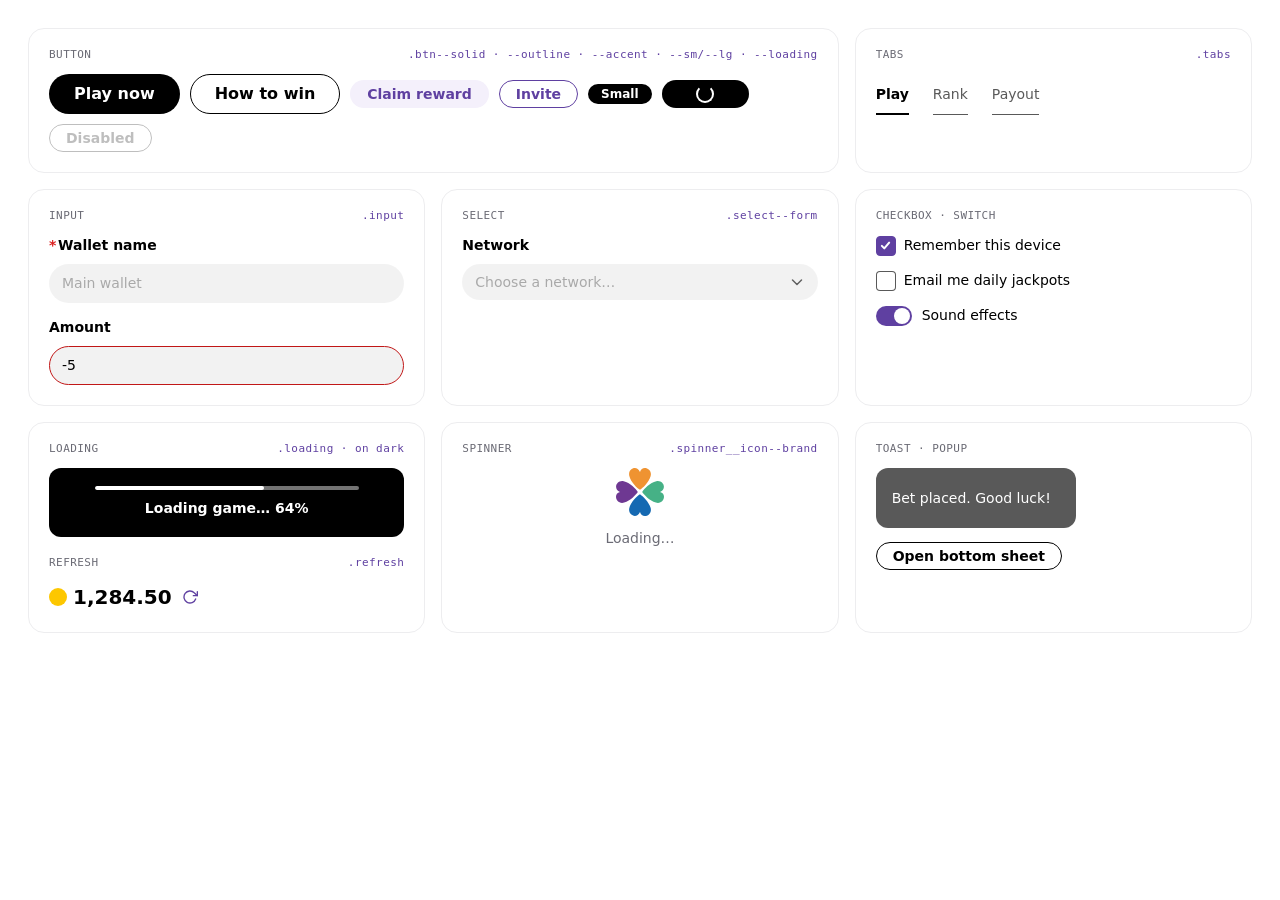
<file: assets/rs/specimen.html>
<!doctype html>
<html lang="en">
<head>
<meta charset="utf-8">
<meta name="viewport" content="width=device-width, initial-scale=1">
<title>RS components — live specimen</title>
<link rel="stylesheet" href="design-system.css">
<style>
  html, body { margin: 0; background: #fff; }
  body { padding: 28px; font-family: var(--font-family-sans, system-ui); color: var(--text-primary, #000); }
  .g { display: grid; grid-template-columns: repeat(3, minmax(0, 1fr)); gap: 16px; }
  .cell { border: 1px solid var(--color-neutral-100, #EDEDEF); border-radius: 16px; padding: 20px; display: flex; flex-direction: column; gap: 14px; min-width: 0; }
  .cell.wide { grid-column: span 2; }
  .lbl { font: 500 11px/1 ui-monospace, Menlo, monospace; letter-spacing: .04em; color: var(--color-neutral-500, #6B6B75); text-transform: uppercase; display: flex; justify-content: space-between; }
  .lbl code { text-transform: none; color: var(--color-purple-600, #5F40A1); }
  .row { display: flex; flex-wrap: wrap; gap: 10px; align-items: center; }
  .dark { background: #000; border-radius: 12px; padding: 18px; display: flex; justify-content: center; }
  .cell > .btn { align-self: flex-start; }
  .balance { display: inline-flex; align-items: center; gap: 6px; font-weight: 600; font-size: 20px; }
  .coin { width: 18px; height: 18px; border-radius: 50%; background: var(--color-coin, #FDC700); display: inline-block; }
  @media (max-width: 760px) { body { padding: 16px; } .g { grid-template-columns: 1fr; } .cell.wide { grid-column: auto; } }
</style>
</head>
<body>
<div class="g">
  <div class="cell wide"><div class="lbl">Button <code>.btn--solid · --outline · --accent · --sm/--lg · --loading</code></div>
    <div class="row">
      <button class="btn btn--solid btn--lg">Play now</button>
      <button class="btn btn--outline btn--lg">How to win</button>
      <button class="btn btn--solid btn--accent">Claim reward</button>
      <button class="btn btn--outline btn--accent">Invite</button>
      <button class="btn btn--solid btn--sm">Small</button>
      <button class="btn btn--solid btn--loading" aria-busy="true">Saving</button>
      <button class="btn btn--outline" disabled>Disabled</button>
    </div></div>
  <div class="cell"><div class="lbl">Tabs <code>.tabs</code></div>
    <div class="tabs" role="tablist" id="tabs"><button class="tab tab--active" role="tab" aria-selected="true">Play</button><button class="tab" role="tab" aria-selected="false">Rank</button><button class="tab" role="tab" aria-selected="false">Payout</button></div></div>

  <div class="cell"><div class="lbl">Input <code>.input</code></div>
    <label><span class="input-label input-label--required">Wallet name</span><input class="input" placeholder="Main wallet"></label>
    <label><span class="input-label">Amount</span><input class="input input--invalid" value="-5" aria-invalid="true"></label></div>
  <div class="cell"><div class="lbl">Select <code>.select--form</code></div>
    <label><span class="input-label">Network</span>
      <div class="select select--form" data-select data-name="net">
        <button type="button" class="select__trigger" aria-haspopup="listbox" aria-expanded="false"><span class="select__value">Choose a network…</span><span class="select__caret" aria-hidden="true"></span></button>
        <ul class="select__panel" role="listbox" tabindex="-1" hidden>
          <li class="select__option" role="option" data-value="sol">Solana</li><li class="select__option" role="option" data-value="icp">Internet Computer</li><li class="select__option" role="option" data-value="evm">EVM</li>
        </ul></div></label></div>
  <div class="cell"><div class="lbl">Checkbox · Switch</div>
    <label class="checkbox-field"><input class="checkbox" type="checkbox" checked> Remember this device</label>
    <label class="checkbox-field"><input class="checkbox" type="checkbox"> Email me daily jackpots</label>
    <div class="row"><label class="switch"><input type="checkbox" role="switch" checked><span class="switch__slider"></span></label><span>Sound effects</span></div></div>

  <div class="cell"><div class="lbl">Loading <code>.loading · on dark</code></div>
    <div class="dark"><div class="loading" data-loading data-progress="64"><div class="loading__bar"><div class="loading__bar-fill"></div></div><p class="loading__label" data-template="Loading game… {value}%">Loading game… 64%</p></div></div>
    <div class="lbl" style="margin-top:6px">Refresh <code>.refresh</code></div>
    <span class="balance"><i class="coin"></i>1,284.50<button class="refresh" data-refresh aria-label="Refresh balance"><span class="refresh__icon" aria-hidden="true"></span></button></span></div>
  <div class="cell"><div class="lbl">Spinner <code>.spinner__icon--brand</code></div>
    <div class="spinner" role="status"><span class="spinner__icon spinner__icon--brand" aria-hidden="true"></span><p class="spinner__label">Loading…</p></div></div>
  <div class="cell"><div class="lbl">Toast · Popup</div>
    <div class="toast" role="status" style="position:static">Bet placed. Good luck!</div>
    <button class="btn btn--outline" data-popup-open="pp">Open bottom sheet</button></div>
</div>
<div class="popup" id="pp" hidden><div class="popup__overlay" data-popup-close></div>
  <div class="popup__sheet" role="dialog" aria-modal="true" aria-labelledby="pp-t"><h2 id="pp-t" class="popup__title">Share your win</h2><p class="popup__body">Send this round to a friend. They get a free ticket.</p>
  <div class="popup__footer"><button class="btn btn--solid" data-popup-close>Copy link</button><button class="btn btn--outline" data-popup-close>Cancel</button></div></div></div>
<script type="module">
  import { initSelects } from './select.js'; import { initLoadings } from './loading.js'; import { initPopups } from './popup.js'; import { initInputs } from './input.js';
  import initRefreshers from './refresh.js';
  initSelects(); initLoadings(); initPopups(); initInputs(); initRefreshers();
  const t = document.getElementById('tabs'); t.onclick = e => { const b = e.target.closest('.tab'); if (!b) return; t.querySelectorAll('.tab').forEach(x => { x.classList.toggle('tab--active', x === b); x.setAttribute('aria-selected', x === b); }); };
</script>
</body>
</html>
</file>
<file: site.css>
/* tripletree — portfolio v2
   Dark, typographic, keyboard-first. One accent. No framework. */
@view-transition { navigation: auto; }

:root {
  --bg: #0A0A0B; --bg2: #111113; --bg3: #18181B;
  --fg: #ECECE6; --dim: #8D8D87; --faint: #56564F;
  --line: rgba(236, 236, 230, .13); --ac: #D6FF3D; --ac-ink: #0A0A0B;
  --sans: "Geist", "Inter", -apple-system, "PingFang SC", "Microsoft YaHei", "Noto Sans SC", sans-serif;
  --mono: "Geist Mono", ui-monospace, "SF Mono", Menlo, Consolas, "PingFang SC", monospace;
  --pad: clamp(18px, 3.4vw, 56px); --ease: cubic-bezier(.2, .7, .1, 1);
}
* { box-sizing: border-box; margin: 0; }
html { -webkit-text-size-adjust: 100%; scroll-behavior: smooth; background: var(--bg); }
body { background: var(--bg); color: var(--fg); font-family: var(--sans); font-size: 17px; line-height: 1.5; -webkit-font-smoothing: antialiased; overflow-x: hidden; padding-bottom: 34px; }
a { color: inherit; text-decoration: none; }
button { font: inherit; color: inherit; background: none; border: 0; cursor: pointer; padding: 0; }
img { display: block; max-width: 100%; }
::selection { background: var(--ac); color: var(--ac-ink); }
:focus-visible { outline: 1px solid var(--ac); outline-offset: 3px; }
.m { font-family: var(--mono); font-size: 11.5px; letter-spacing: .04em; text-transform: uppercase; color: var(--dim); }
.ac { color: var(--ac); }
.red { background: var(--fg); color: transparent; user-select: none; border-radius: 1px; padding: 0 .2em; letter-spacing: -.1em; }
h1, h2, h3 { font-weight: 500; letter-spacing: -.045em; line-height: .98; text-wrap: balance; }
html[lang="zh"] :is(h1, h2, h3) { letter-spacing: -.02em; line-height: 1.12; }
p { text-wrap: pretty; }

/* ---------- chrome: top ---------- */
.top { position: fixed; inset: 0 0 auto 0; z-index: 40; display: flex; justify-content: space-between; align-items: center; padding: 16px var(--pad); mix-blend-mode: difference; color: #fff; pointer-events: none; }
.top > * { pointer-events: auto; }
.logo { font-family: var(--mono); font-size: 13px; display: flex; align-items: center; gap: 8px; }
.logo i { width: 8px; height: 15px; background: currentColor; animation: blink 1.1s steps(2) infinite; }
@keyframes blink { 50% { opacity: 0; } }
.top nav { display: flex; gap: 22px; font-family: var(--mono); font-size: 12px; text-transform: uppercase; letter-spacing: .04em; }
.top nav a { opacity: .75; } .top nav a:hover { opacity: 1; }

/* ---------- chrome: status bar ---------- */
.bar { position: fixed; inset: auto 0 0 0; z-index: 50; height: 34px; display: flex; align-items: center; justify-content: space-between; gap: 16px; padding: 0 var(--pad); font-family: var(--mono); font-size: 11.5px; color: var(--dim); background: rgba(10, 10, 11, .86); backdrop-filter: blur(12px); border-top: 1px solid var(--line); white-space: nowrap; }
.bar > div { display: flex; align-items: center; gap: 16px; min-width: 0; }
.bar .dot { width: 7px; height: 7px; border-radius: 50%; background: var(--ac); box-shadow: 0 0 10px var(--ac); }
.bar .path { color: var(--fg); overflow: hidden; text-overflow: ellipsis; }
.bar button { color: var(--dim); padding: 4px 2px; transition: color .15s; }
.bar button:hover, .bar button.on { color: var(--fg); }
.bar .sw { display: flex; gap: 2px; align-items: center; }
.bar .sw button.on { color: var(--ac-ink); background: var(--ac); padding: 2px 7px; border-radius: 2px; }
.bar .sw button { padding: 2px 7px; }
.bar kbd { font: inherit; border: 1px solid var(--line); padding: 1px 5px; border-radius: 3px; color: var(--fg); }

/* ---------- layout ---------- */
section, header.c-hero, footer { position: relative; padding: clamp(80px, 11vw, 170px) var(--pad); }
.sec-head { display: flex; justify-content: space-between; gap: 20px; padding-bottom: 14px; border-bottom: 1px solid var(--line); margin-bottom: clamp(28px, 5vw, 72px); }
.rv { opacity: 0; transform: translateY(22px); transition: opacity .9s var(--ease), transform .9s var(--ease); }
.rv.in, .nojs .rv { opacity: 1; transform: none; }

/* ---------- home: hero ---------- */
.hero { min-height: 100svh; display: flex; flex-direction: column; justify-content: space-between; padding-top: 84px; padding-bottom: clamp(40px, 6vw, 72px); overflow: hidden; }
#ascii { position: absolute; inset: 0; width: 100%; height: 100%; opacity: .9; }
.hero > * { position: relative; }
.hero-meta { display: grid; grid-template-columns: repeat(3, 1fr); gap: 24px; max-width: 980px; }
.hero-meta b { display: block; font-weight: 400; color: var(--fg); text-transform: none; letter-spacing: 0; font-size: 13px; margin-top: 6px; line-height: 1.45; }
.hero h1 { font-size: clamp(50px, min(9.6vw, 17.5vh), 180px); letter-spacing: -.06em; line-height: .88; margin: 6vh 0 0; }
html[lang="zh"] .hero h1 { font-size: clamp(44px, min(8.4vw, 15.5vh), 150px); letter-spacing: -.03em; line-height: 1.04; }
.hero h1 > span { display: block; }
@media (min-width: 700px) { .hero h1 > span { white-space: nowrap; } }
.hero h1 .ac { font-style: normal; }
.hero-foot { display: flex; justify-content: space-between; align-items: end; gap: 32px; margin-top: 5vh; flex-wrap: wrap; }
.hero-foot p { max-width: 46ch; color: var(--dim); font-size: clamp(16px, 1.25vw, 19px); }
.hero-foot p b { color: var(--fg); font-weight: 400; }
.cta { display: inline-flex; align-items: center; gap: 12px; font-family: var(--mono); font-size: 13px; text-transform: uppercase; letter-spacing: .04em; padding: 14px 20px; border: 1px solid var(--line); border-radius: 2px; transition: background .2s, color .2s, border-color .2s; }
.cta:hover, .cta.solid { background: var(--ac); color: var(--ac-ink); border-color: var(--ac); }
.cta.solid:hover { background: var(--fg); border-color: var(--fg); }

/* ---------- home: index ---------- */
.rows { border-top: 1px solid var(--line); }
.row { display: grid; grid-template-columns: 70px minmax(0, 1.25fr) minmax(0, 1fr) minmax(0, .9fr) 40px; gap: 24px; align-items: baseline; padding: clamp(18px, 2.6vw, 38px) 0; border-bottom: 1px solid var(--line); transition: opacity .25s, padding .35s var(--ease), color .2s; }
.row-name { font-size: clamp(44px, 7.4vw, 124px); letter-spacing: -.055em; line-height: .9; font-weight: 500; }
.row-what { font-size: clamp(16px, 1.3vw, 20px); line-height: 1.3; }
.row-what small { display: block; color: var(--dim); font-size: 14px; margin-top: 6px; }
.row .arr { font-family: var(--mono); text-align: right; transition: transform .3s var(--ease); }
.rows:hover .row { opacity: .32; }
.rows .row:hover { opacity: 1; color: var(--ac); padding-left: 14px; }
.row:hover .arr { transform: translateX(6px); }
.row-thumb { display: none; }
#peek { position: fixed; z-index: 30; left: 0; top: 0; width: min(34vw, 520px); aspect-ratio: 16/10; pointer-events: none; opacity: 0; transform: translate(-50%, -50%) scale(.9); transition: opacity .25s, transform .35s var(--ease); border: 1px solid var(--line); border-radius: 6px; overflow: hidden; background: var(--bg2); box-shadow: 0 30px 80px rgba(0, 0, 0, .6); }
#peek.on { opacity: 1; transform: translate(-50%, -50%) scale(1); }
#peek img { width: 100%; height: 100%; object-fit: cover; object-position: top left; }

/* ---------- home: model ---------- */
.model { display: grid; grid-template-columns: 110px minmax(0, 1.1fr) minmax(0, 1fr); gap: 24px 40px; padding: clamp(24px, 3.4vw, 48px) 0; border-bottom: 1px solid var(--line); align-items: start; }
.model h3 { font-size: clamp(28px, 3.6vw, 56px); }
.model p { color: var(--dim); margin-top: 16px; max-width: 46ch; }
.model pre { font-family: var(--mono); font-size: 12.5px; line-height: 1.55; color: var(--dim); overflow-x: auto; }
.model pre b { color: var(--ac); font-weight: 400; }

/* ---------- home: services ---------- */
.svc { display: grid; grid-template-columns: 70px minmax(0, 1fr) minmax(0, 1.2fr) minmax(0, .6fr); gap: 24px; padding: 30px 0; border-bottom: 1px solid var(--line); align-items: start; }
.svc h3 { font-size: clamp(24px, 2.5vw, 38px); letter-spacing: -.035em; line-height: 1.05; }
.svc ul { list-style: none; padding: 0; color: var(--dim); font-size: 15px; }
.svc li { padding: 3px 0; } .svc li::before { content: "+ "; color: var(--ac); font-family: var(--mono); }
.svc a { font-family: var(--mono); font-size: 12px; text-transform: uppercase; }
.svc a:hover { color: var(--ac); }

/* ---------- home: contact ---------- */
.contact h2 { font-size: clamp(60px, 13vw, 230px); letter-spacing: -.065em; line-height: .86; margin-bottom: clamp(36px, 6vw, 90px); }
html[lang="zh"] .contact h2 { font-size: clamp(54px, 10vw, 180px); letter-spacing: -.03em; line-height: 1; }
.brief { display: grid; grid-template-columns: 1fr 1fr; gap: 0; border: 1px solid var(--line); border-radius: 4px; font-family: var(--mono); font-size: 13px; }
.brief > div { padding: clamp(18px, 2.6vw, 36px); }
.brief > div + div { border-left: 1px solid var(--line); background: var(--bg2); display: flex; flex-direction: column; gap: 22px; }
.brief label { display: block; color: var(--dim); margin: 0 0 10px; }
.brief label::before { content: "> "; color: var(--ac); }
.brief .grp + .grp { margin-top: 24px; }
.chips { display: flex; flex-wrap: wrap; gap: 6px; }
.chip { padding: 8px 12px; border: 1px solid var(--line); border-radius: 2px; transition: all .15s; }
.chip:hover { border-color: var(--fg); }
.chip[aria-pressed="true"] { background: var(--fg); color: var(--bg); border-color: var(--fg); }
.brief input { width: 100%; background: transparent; border: 0; border-bottom: 1px solid var(--line); color: var(--fg); font: inherit; padding: 8px 0; border-radius: 0; }
.brief input:focus { outline: 0; border-color: var(--ac); }
.brief pre { white-space: pre-wrap; line-height: 1.7; flex: 1; color: var(--fg); font-family: var(--mono); }
.brief .acts { display: flex; gap: 8px; flex-wrap: wrap; }
footer { padding-top: 28px; padding-bottom: 28px; display: flex; justify-content: space-between; gap: 16px; flex-wrap: wrap; border-top: 1px solid var(--line); }

/* ---------- case pages ---------- */
.c-hero { padding-top: clamp(120px, 18vh, 200px); padding-bottom: clamp(36px, 5vw, 70px); }
.c-hero h1 { font-size: clamp(72px, 17vw, 300px); letter-spacing: -.07em; line-height: .82; margin: 20px 0 clamp(24px, 4vw, 56px) -.04em; }
.c-lede { font-size: clamp(24px, 3.1vw, 50px); letter-spacing: -.035em; line-height: 1.08; max-width: 24ch; }
html[lang="zh"] .c-lede { letter-spacing: -.01em; line-height: 1.25; max-width: 20em; }
.c-meta { display: grid; grid-template-columns: repeat(4, 1fr); gap: 24px; margin-top: clamp(40px, 6vw, 90px); padding-top: 16px; border-top: 1px solid var(--line); }
.c-meta dd { margin-top: 8px; font-size: 15px; line-height: 1.4; }
.ch { display: grid; grid-template-columns: minmax(0, 3fr) minmax(0, 7fr) minmax(0, 2fr); gap: 24px; padding: clamp(60px, 9vw, 140px) var(--pad) clamp(28px, 4vw, 56px); }
.ch-n { position: sticky; top: 80px; align-self: start; }
.ch-n b { display: block; font-family: var(--sans); font-weight: 500; font-size: clamp(40px, 5vw, 76px); letter-spacing: -.05em; color: var(--fg); line-height: 1; margin-bottom: 10px; }
.ch h2 { font-size: clamp(30px, 4vw, 62px); margin-bottom: 26px; max-width: 16ch; }
.ch p { font-size: clamp(17px, 1.35vw, 21px); color: var(--dim); max-width: 56ch; }
.ch p + p { margin-top: 16px; }
.ch p b, .ch li b { color: var(--fg); font-weight: 400; }
.ch ul { list-style: none; padding: 0; margin-top: 22px; border-top: 1px solid var(--line); max-width: 760px; }
.ch li { position: relative; padding: 14px 0 14px 44px; border-bottom: 1px solid var(--line); color: var(--dim); font-size: 16px; }
.ch li::before { content: attr(data-n); position: absolute; left: 0; top: 18px; font-family: var(--mono); font-size: 11.5px; color: var(--ac); }

.figs { padding: 0 var(--pad); display: grid; gap: clamp(14px, 2vw, 28px); }
.figs.duo { grid-template-columns: 1fr 1fr; align-items: start; }
.figs.trio { grid-template-columns: repeat(3, 1fr); align-items: start; }
.figs.side { grid-template-columns: 2.5fr 1fr; align-items: start; }
figure { margin: 0; min-width: 0; }
.shot { background: var(--bg2); border: 1px solid var(--line); border-radius: 8px; padding: clamp(12px, 2.4vw, 40px); position: relative; overflow: hidden; }
.shot img { width: 100%; border-radius: 5px; box-shadow: 0 20px 60px rgba(0, 0, 0, .5); cursor: zoom-in; background: #fff; }
.shot.bleed { padding: 0; } .shot.bleed img { border-radius: 0; box-shadow: none; }
figcaption { font-family: var(--mono); font-size: 11.5px; color: var(--dim); margin-top: 12px; display: flex; gap: 12px; line-height: 1.5; }
figcaption b { color: var(--ac); font-weight: 400; white-space: nowrap; }
/* scrollshot: tall page inside a fixed window, driven by page scroll */
.scrollshot { height: min(78vh, 760px); }
.scrollshot .win { height: 100%; overflow: hidden; border-radius: 5px; box-shadow: 0 20px 60px rgba(0, 0, 0, .5); }
.scrollshot img { box-shadow: none; border-radius: 0; will-change: transform; }
.scrollshot::after { content: "SCROLL-LINKED"; position: absolute; right: 12px; bottom: 8px; font-family: var(--mono); font-size: 10px; color: var(--faint); letter-spacing: .08em; }
/* before / after */
.ba { position: relative; border-radius: 5px; overflow: hidden; box-shadow: 0 20px 60px rgba(0, 0, 0, .5); --x: 50%; touch-action: pan-y; cursor: ew-resize; user-select: none; }
.ba img { box-shadow: none; border-radius: 0; cursor: ew-resize; aspect-ratio: var(--ar, 16/9); object-fit: cover; object-position: top left; }
.ba img + img { position: absolute; inset: 0; height: 100%; clip-path: inset(0 0 0 var(--x)); }
.ba i { position: absolute; top: 0; bottom: 0; left: var(--x); width: 1px; background: var(--ac); }
.ba i::after { content: "◂ ▸"; position: absolute; top: 50%; left: 50%; transform: translate(-50%, -50%); background: var(--ac); color: var(--ac-ink); font: 11px var(--mono); padding: 6px 8px; border-radius: 2px; white-space: nowrap; font-style: normal; }
.ba span { position: absolute; top: 10px; font-family: var(--mono); font-size: 10.5px; background: rgba(10, 10, 11, .8); color: #fff; padding: 4px 8px; border-radius: 2px; letter-spacing: .06em; }
.ba span:first-of-type { left: 10px; } .ba span:last-of-type { right: 10px; }
/* filmstrip */
.strip { display: flex; gap: clamp(12px, 1.6vw, 22px); overflow-x: auto; padding: 0 var(--pad) 14px; scroll-snap-type: x proximity; scrollbar-width: thin; scrollbar-color: var(--faint) transparent; }
.strip figure { flex: 0 0 min(74vw, 980px); scroll-snap-align: center; }
.strip figure.narrow { flex-basis: min(60vw, 420px); }

/* numbers */
.nums { display: grid; grid-template-columns: repeat(4, 1fr); margin: clamp(40px, 6vw, 90px) var(--pad) 0; border-top: 1px solid var(--line); border-bottom: 1px solid var(--line); }
.nums div { padding: 26px 20px 26px 0; } .nums div + div { padding-left: 20px; border-left: 1px solid var(--line); }
.nums b { display: block; font-size: clamp(40px, 5.6vw, 92px); font-weight: 500; letter-spacing: -.055em; line-height: 1; margin-bottom: 10px; }

/* mono boards (roadmap, skills, tree) */
.board { font-family: var(--mono); font-size: 12.5px; }
.board .r { display: grid; grid-template-columns: minmax(0, 1.3fr) minmax(0, 3fr) 110px; gap: 16px; padding: 9px 0; border-bottom: 1px solid var(--line); align-items: center; }
.board .r:first-child { color: var(--dim); text-transform: uppercase; font-size: 11px; }
.track { display: grid; grid-template-columns: repeat(7, 1fr); gap: 3px; }
.track i { height: 8px; background: var(--bg3); border-radius: 1px; }
.track i.f { background: var(--ac); }
.board .st { text-align: right; color: var(--dim); } .board .st.done { color: var(--ac); }
.skills { display: grid; grid-template-columns: repeat(5, 1fr); gap: 0; border: 1px solid var(--line); border-radius: 6px; overflow: hidden; }
.skill { padding: 18px; border-right: 1px solid var(--line); border-bottom: 1px solid var(--line); font-family: var(--mono); font-size: 12px; min-height: 168px; display: flex; flex-direction: column; gap: 8px; transition: background .2s; margin: 0 -1px -1px 0; }
.skill:hover { background: var(--bg2); }
.skill b { color: var(--fg); font-weight: 400; font-size: 13.5px; } .skill b::before { content: "/"; color: var(--ac); }
.skill p { color: var(--dim); line-height: 1.5; font-family: var(--sans); font-size: 13.5px; }
.skill span { margin-top: auto; color: var(--faint); font-size: 11px; }
.code { background: var(--bg2); border: 1px solid var(--line); border-radius: 8px; padding: clamp(16px, 2.4vw, 32px); font-family: var(--mono); font-size: 12.5px; line-height: 1.75; color: var(--dim); white-space: pre-wrap; overflow-x: auto; }
.code b { color: var(--fg); font-weight: 400; } .code u { color: var(--ac); text-decoration: none; }

/* relay: pipeline */
.pipe { display: grid; grid-template-columns: 270px 1fr; border: 1px solid var(--line); border-radius: 8px; overflow: hidden; background: var(--bg2); min-height: 460px; }
.rail { list-style: none; padding: 14px; border-right: 1px solid var(--line); margin: 0; }
.rail li { display: grid; grid-template-columns: 20px 1fr; gap: 10px; padding: 8px 6px; font-size: 13.5px; color: var(--faint); border-radius: 3px; transition: color .3s, background .3s; }
.rail li i { font: 11px var(--mono); font-style: normal; padding-top: 3px; }
.rail li small { display: block; font: 11px var(--mono); margin-top: 2px; }
.rail li.run { color: var(--fg); background: rgba(214, 255, 61, .08); } .rail li.run i { color: var(--ac); }
.rail li.ok { color: var(--fg); } .rail li.ok i { color: var(--ac); }
.rail li.human small { color: var(--ac); }
.term { padding: 18px; font: 12.5px/1.7 var(--mono); white-space: pre-wrap; word-break: break-word; overflow: auto; max-height: 520px; color: var(--dim); }
.term .g { color: var(--ac); } .term .w { color: var(--fg); } .term .c { color: var(--faint); }
.term .cur { display: inline-block; width: 7px; height: 14px; background: var(--ac); vertical-align: -2px; animation: blink 1s steps(2) infinite; }
.run-btn { position: absolute; right: calc(var(--pad) + 12px); margin-top: 12px; z-index: 2; }

/* relay: redrawn product screens */
.stage { background: var(--bg2); border: 1px solid var(--line); border-radius: 8px; padding: clamp(18px, 3vw, 44px); display: flex; gap: clamp(12px, 1.6vw, 24px); justify-content: center; align-items: flex-start; overflow-x: auto; }
.ui { --u: #1F5EFF; font-family: var(--sans); color: #15171A; background: #fff; font-size: 12px; line-height: 1.35; text-align: left; }
.phone { flex: 0 0 204px; border-radius: 30px; border: 7px solid #26262A; overflow: hidden; box-shadow: 0 30px 70px rgba(0, 0, 0, .55); }
.phone .ui { height: 440px; padding: 14px 12px; font-size: 11px; display: flex; flex-direction: column; gap: 10px; }
.ui h6 { font-size: 16px; font-weight: 600; letter-spacing: -.02em; }
.ui .sub { color: #6B7280; font-size: 11px; }
.ui .steps { display: flex; gap: 4px; } .ui .steps i { flex: 1; height: 3px; background: #E5E7EB; border-radius: 2px; } .ui .steps i.on { background: var(--u); }
.ui .f { border: 1px solid #E1E4EA; border-radius: 8px; padding: 9px 10px; } .ui .f small { display: block; color: #6B7280; font-size: 10px; } .ui .f.sel { border-color: var(--u); box-shadow: 0 0 0 2px rgba(31, 94, 255, .15); }
.ui .g2 { display: grid; grid-template-columns: 1fr 1fr; gap: 8px; }
.ui .btn { margin-top: auto; background: var(--u); color: #fff; text-align: center; padding: 11px; border-radius: 9px; font-weight: 600; }
.ui .pay { display: grid; grid-template-columns: 1fr 1fr; gap: 6px; } .ui .pay span { border: 1px solid #E1E4EA; border-radius: 7px; padding: 8px; text-align: center; font-size: 11px; } .ui .pay span.sel { border-color: var(--u); color: var(--u); font-weight: 600; }
.ui .sum { display: flex; justify-content: space-between; padding: 3px 0; } .ui .sum.t { font-weight: 600; border-top: 1px solid #E1E4EA; margin-top: 4px; padding-top: 8px; }
.ui .ok { width: 46px; height: 46px; border-radius: 50%; background: #E8F7EE; color: #12A150; display: grid; place-items: center; font-size: 22px; margin: 12px auto 2px; }
.ui .codebox { font: 600 26px var(--mono); letter-spacing: .14em; text-align: center; padding: 12px; background: #F3F5F9; border-radius: 9px; }
.console { flex: 1 1 480px; min-width: 470px; border-radius: 8px; overflow: hidden; box-shadow: 0 30px 70px rgba(0, 0, 0, .55); }
.console .ui { display: grid; grid-template-columns: 116px 1fr; min-height: 440px; font-size: 11px; }
.console nav { background: #F6F7F9; border-right: 1px solid #E6E8EC; padding: 14px 10px; display: flex; flex-direction: column; gap: 2px; }
.console nav b { padding: 2px 8px 12px; font-size: 13px; } .console nav span { padding: 7px 8px; border-radius: 6px; color: #5B6270; } .console nav span.on { background: #E6EDFF; color: var(--u); font-weight: 600; }
.console main { padding: 16px; display: grid; gap: 12px; align-content: start; }
.kp { display: grid; grid-template-columns: repeat(4, 1fr); gap: 8px; } .kp div { border: 1px solid #E6E8EC; border-radius: 8px; padding: 9px 10px; } .kp small { color: #6B7280; font-size: 10px; display: block; } .kp b { font-size: 19px; font-weight: 600; letter-spacing: -.02em; }
.tb { border: 1px solid #E6E8EC; border-radius: 8px; } .tb div { display: grid; grid-template-columns: 1.1fr 1fr .9fr .8fr .7fr; gap: 8px; padding: 8px 10px; border-bottom: 1px solid #EEF0F3; } .tb div:last-child { border: 0; } .tb div:first-child { color: #6B7280; font-size: 10px; background: #FAFBFC; }
.tb em { font-style: normal; font-size: 10px; padding: 1px 7px; border-radius: 99px; background: #E8F7EE; color: #12813F; justify-self: start; } .tb em.w { background: #FFF4DB; color: #9A6200; }
.cap { display: grid; grid-template-columns: 1.4fr 1fr; gap: 12px; } .cap > div { border: 1px solid #E6E8EC; border-radius: 8px; padding: 10px; }
.cap .barrow { display: grid; grid-template-columns: 60px 1fr 34px; gap: 8px; align-items: center; margin-top: 7px; font-size: 11px; } .cap .barrow i { height: 6px; background: #E9ECF2; border-radius: 3px; overflow: hidden; } .cap .barrow i b { display: block; height: 100%; background: var(--u); }
.cam { background: #0E1116 !important; color: #C9D1DD; font: 10px var(--mono); position: relative; min-height: 96px; } .cam::before { content: ""; position: absolute; left: 22%; top: 34%; width: 44%; height: 34%; border: 1px solid #D6FF3D; } .cam::after { content: "PLATE 8KD·4471  0.98"; position: absolute; left: 22%; top: calc(34% - 15px); color: #D6FF3D; }

/* next */
.next { display: block; padding: clamp(70px, 10vw, 150px) var(--pad); border-top: 1px solid var(--line); margin-top: clamp(70px, 10vw, 150px); transition: background .3s, color .3s; }
.next b { display: block; font-weight: 500; font-size: clamp(64px, 14vw, 250px); letter-spacing: -.07em; line-height: .86; margin-top: 14px; }
.next:hover { background: var(--ac); color: var(--ac-ink); } .next:hover .m { color: var(--ac-ink); }
.demo { margin: clamp(50px, 8vw, 110px) var(--pad) 0; padding: clamp(22px, 3vw, 40px); border: 1px solid var(--line); border-radius: 6px; display: flex; justify-content: space-between; align-items: center; gap: 24px; flex-wrap: wrap; }
.demo p { font-size: clamp(20px, 2.2vw, 32px); letter-spacing: -.03em; line-height: 1.15; max-width: 28ch; }

/* ---------- overlays ---------- */
#agent { position: fixed; inset: 0 0 34px 0; z-index: 45; background: var(--bg); overflow: auto; padding: 84px var(--pad) 60px; display: none; }
#agent.on { display: block; }
#agent pre { font: 13.5px/1.75 var(--mono); white-space: pre-wrap; max-width: 92ch; color: var(--fg); }
#agent pre .h { color: var(--ac); } #agent pre .k { color: var(--dim); }
#agent .tools { position: fixed; top: 70px; right: var(--pad); display: flex; gap: 8px; }
#pal { position: fixed; inset: 0; z-index: 60; background: rgba(0, 0, 0, .6); backdrop-filter: blur(4px); display: none; align-items: flex-start; justify-content: center; padding-top: 16vh; }
#pal.on { display: flex; }
#pal .box { width: min(560px, 92vw); background: var(--bg2); border: 1px solid var(--line); border-radius: 8px; overflow: hidden; font-family: var(--mono); font-size: 13.5px; box-shadow: 0 40px 100px rgba(0, 0, 0, .7); }
#pal input { width: 100%; background: transparent; border: 0; border-bottom: 1px solid var(--line); padding: 16px 18px; color: var(--fg); font: inherit; outline: 0; }
#pal ul { list-style: none; margin: 0; padding: 6px; max-height: 50vh; overflow: auto; }
#pal li { padding: 10px 12px; border-radius: 4px; display: flex; justify-content: space-between; gap: 12px; color: var(--dim); cursor: pointer; }
#pal li.sel { background: var(--ac); color: var(--ac-ink); } #pal li span { opacity: .6; }
#zoom { position: fixed; inset: 0; z-index: 70; background: rgba(0, 0, 0, .92); display: none; overflow: auto; padding: 24px; cursor: zoom-out; }
#zoom.on { display: block; } #zoom img { margin: 0 auto; max-width: min(1600px, 100%); border-radius: 4px; }

/* ---------- responsive ---------- */
@media (max-width: 900px) {
  body { font-size: 16px; }
  .top nav a:not(.keep) { display: none; }
  .hero-meta { grid-template-columns: 1fr; gap: 12px; } .hero-meta div:nth-child(2) { display: none; }
  .row { grid-template-columns: 1fr; gap: 10px; padding: 26px 0; } .row > .m:first-child { order: -1; } .row .arr { display: none; }
  .rows:hover .row { opacity: 1; } .rows .row:hover { padding-left: 0; }
  .row-thumb { display: block; border-radius: 4px; border: 1px solid var(--line); aspect-ratio: 16/9; object-fit: cover; object-position: top left; width: 100%; margin-top: 8px; }
  #peek { display: none; }
  .model, .svc { grid-template-columns: 1fr; gap: 12px; }
  .brief { grid-template-columns: 1fr; } .brief > div + div { border-left: 0; border-top: 1px solid var(--line); }
  .c-meta { grid-template-columns: 1fr 1fr; }
  .ch { grid-template-columns: 1fr; } .ch-n { position: static; display: flex; align-items: baseline; gap: 12px; } .ch-n b { font-size: 34px; margin: 0; }
  .figs.duo, .figs.trio, .figs.side { grid-template-columns: 1fr; }
  .nums { grid-template-columns: 1fr 1fr; } .nums div:nth-child(3) { padding-left: 0; border-left: 0; } .nums div:nth-child(n+3) { border-top: 1px solid var(--line); }
  .skills { grid-template-columns: 1fr 1fr; } .skill { min-height: 0; }
  .pipe { grid-template-columns: 1fr; } .rail { border-right: 0; border-bottom: 1px solid var(--line); display: flex; overflow-x: auto; } .rail li { min-width: 150px; }
  .board .r { grid-template-columns: 1fr 90px; } .board .track { grid-column: 1 / -1; order: 3; }
  .stage { justify-content: flex-start; }
  .bar .hide-s { display: none; }
  .scrollshot { height: 62vh; }
}
@media (prefers-reduced-motion: reduce) { *, ::view-transition-group(*) { animation: none !important; transition: none !important; } .rv { opacity: 1; transform: none; } }
.strip .shot img { aspect-ratio: 1440/1000; object-fit: cover; object-position: top left; }

/* randseed */
.figs.duo-phone { grid-template-columns: 2.6fr 1fr; align-items: start; }
.phone-shot { padding: clamp(12px, 2vw, 28px); }
.phone-shot img { max-width: 340px; margin: 0 auto; border-radius: 26px; border: 6px solid #26262A; }
.swatches { padding: 0 var(--pad); display: grid; grid-template-columns: repeat(5, 1fr); gap: 0; }
.swatches > div { padding: 22px 18px; min-height: 190px; display: flex; flex-direction: column; gap: 6px; font-family: var(--mono); font-size: 11px; }
.swatches > div:first-child { border-radius: 8px 0 0 8px; } .swatches > div:last-child { border-radius: 0 8px 8px 0; }
.swatches b { font-family: var(--sans); font-weight: 500; font-size: 22px; letter-spacing: -.02em; }
.swatches i { font-style: normal; margin-top: auto; opacity: .7; }
.shot.live { padding: 0; background: #fff; }
.shot.live iframe { display: block; width: 100%; height: 620px; border: 0; }
@media (max-width: 900px) {
  .figs.duo-phone { grid-template-columns: 1fr; }
  .swatches { grid-template-columns: 1fr 1fr; } .swatches > div { min-height: 120px; border-radius: 0 !important; }
  .shot.live iframe { height: 1560px; }
}
</file>
<file: assets/rs/design-system.css>
/* RS Design System — bundled stylesheet. Generated; do not edit. */

/**
 * Do not edit directly, this file was auto-generated.
 */

:root {
  --color-black: #000000;
  --color-white: #ffffff;
  --color-neutral-50: #f7f7f8;
  --color-neutral-100: #ededef;
  --color-neutral-200: #d9d9de;
  --color-neutral-300: #b8b8c0;
  --color-neutral-400: #8e8e99;
  --color-neutral-500: #6b6b75;
  --color-neutral-600: #4d4d55;
  --color-neutral-700: #3a3a40;
  --color-neutral-800: #26262b;
  --color-neutral-900: #131316;
  --color-purple-50: #f4f0fb; /** Background Purple — surfaces, subtle fills, hover tints. */
  --color-purple-100: #e9e1f6;
  --color-purple-200: #d3c3ed;
  --color-purple-300: #b49cdf;
  --color-purple-400: #8b6bc9;
  --color-purple-500: #6f4fb0;
  --color-purple-600: #5f40a1; /** Foreground Purple — text, icons, accents on light backgrounds. */
  --color-purple-700: #4c3380;
  --color-purple-800: #3a2762;
  --color-purple-900: #281a45;
  --color-danger-500: #db2121;
  --color-danger-600: #c11717; /** Danger — borders, icons, focus ring. */
  --color-coin: #fdc700; /** Coin / currency gold — coin icons and amounts. */
  --color-white-alpha-45: rgba(255, 255, 255, 0.45); /** White at 45% — progress-bar track on dark surfaces. */
  --color-black-alpha-5: rgba(0, 0, 0, 0.05); /** Black at 5% — subtle hover wash (list rows / menu items). */
  --color-black-alpha-10: rgba(0, 0, 0, 0.1); /** Black at 10% — solid (primary) button disabled fill. */
  --color-black-alpha-25: rgba(0, 0, 0, 0.25); /** Black at 25% — solid (primary) button disabled text. */
  --color-black-alpha-30: rgba(0, 0, 0, 0.3); /** Black at 30% — disabled borders / text on white; popup / sheet overlay scrim. */
  --color-black-alpha-50: rgba(0, 0, 0, 0.5); /** Black at 50%. */
  --color-black-alpha-60: rgba(0, 0, 0, 0.6); /** Black at 60% — select trigger caret. */
  --color-black-alpha-65: rgba(0, 0, 0, 0.65); /** Black at 65% — secondary text (captions). */
  --color-black-alpha-85: rgba(0, 0, 0, 0.85); /** Black at 85% — solid (primary) button hover. */
  --radius-none: 0; /** 0px — square */
  --radius-sm: 0.25rem; /** 4px — chips, small controls */
  --radius-md: 0.5rem; /** 8px — cards, menus */
  --radius-snug: 0.625rem; /** 10px — multi-line inputs (textarea) */
  --radius-lg: 0.75rem; /** 12px — surfaces, modals */
  --radius-xl: 1.25rem; /** 20px — inputs (component default), large surfaces */
  --radius-full: 9999px; /** pill — buttons (component default), avatars */
  --button-outline-bg: rgba(0, 0, 0, 0);
  --shadow-dropdown: 0px 4px 12px rgba(0, 0, 0, 0.1); /** Bottom-sheet / overlay elevation — 0 4 12 black 10%. */
  --shadow-popover: 0px 8px 24px rgba(0, 0, 0, 0.12); /** Select popover elevation — 0 8 24 black 12%. */
  --select-icon-size: 1rem; /** 16px chevron — desktop. */
  --select-icon-size-mobile: 1.25rem; /** 20px chevron — mobile. */
  --select-form-height: 2.25rem; /** 36px desktop — same as the input default. */
  --select-form-height-mobile: 3rem; /** 48px mobile — same as .input--lg. */
  --select-filter-height: 2rem; /** 32px desktop — one step below the form select. */
  --select-filter-height-mobile: 2.25rem; /** 36px mobile. */
  --select-filter-min-width: 6rem; /** 96px — keeps short labels ('All') comfortable. */
  --select-filter-max-width: 15rem; /** 240px desktop cap (mobile caps at 60% of the container). */
  --select-panel-max-height: 20rem; /** 320px desktop (~8 options) — overflow scrolls. */
  --select-panel-max-height-mobile: 18rem; /** 288px mobile (~6.5 options). */
  --select-panel-max-width: 20rem; /** 320px — the panel may grow past the trigger up to this cap. */
  --select-option-height: 2.25rem; /** 36px desktop row. */
  --select-option-height-mobile: 2.75rem; /** 44px mobile row — minimum touch target. */
  --loading-bar-width: 16.5rem; /** 264px default bar width (never overflows its parent; override with width). */
  --loading-bar-height: 0.25rem; /** 4px bar. */
  --spinner-icon-size: 3rem; /** 48px brand icon. */
  --toast-min-width: 12.5rem; /** Toast minimum width (200px) — short toasts stay compact. */
  --toast-max-width: 24rem; /** Toast maximum width on desktop (384px) — longer messages wrap; clamped to the viewport on narrow screens. */
  --toast-min-height: 3.75rem; /** Toast minimum height (60px) — grows with content. */
  --size-icon-sm: 1rem; /** Small icon — 16px. Inline with text, dense toolbars. */
  --size-icon-md: 1.25rem; /** Medium icon — 20px. Default UI icon (buttons, inputs, list rows). */
  --size-icon-lg: 1.5rem; /** Large icon — 24px. Section headers, primary actions. */
  --size-icon-xl: 2rem; /** Extra-large icon — 32px. Feature tiles, empty states. */
  --size-avatar-sm: 1.5rem; /** Small avatar — 24px. Inline mentions, dense lists. */
  --size-avatar-md: 2rem; /** Medium avatar — 32px. Default list / comment avatar. */
  --size-avatar-lg: 2.5rem; /** Large avatar — 40px. Cards, account nav. */
  --size-avatar-xl: 3rem; /** Extra-large avatar — 48px. List / card headers. */
  --size-avatar-2xl: 4rem; /** 2XL avatar — 64px. Profile headers. */
  --space-0: 0; /** 0px */
  --space-1: 0.25rem; /** 4px — base unit */
  --space-2: 0.5rem; /** 8px */
  --space-3: 0.75rem; /** 12px */
  --space-4: 1rem; /** 16px */
  --space-5: 1.25rem; /** 20px */
  --space-6: 1.5rem; /** 24px */
  --space-8: 2rem; /** 32px */
  --space-10: 2.5rem; /** 40px */
  --space-12: 3rem; /** 48px */
  --font-family-sans: system-ui, -apple-system, BlinkMacSystemFont, 'Segoe UI', Roboto, 'Helvetica Neue', Arial, 'PingFang SC', 'Microsoft YaHei', 'Noto Sans CJK SC', sans-serif, 'Apple Color Emoji', 'Segoe UI Emoji';
  --font-family-mono: 'SFMono-Regular', Menlo, Consolas, 'Liberation Mono', monospace;
  --font-weight-regular: 400;
  --font-weight-medium: 500;
  --font-weight-semibold: 600;
  --font-weight-bold: 700;
  --font-size-xs: 0.75rem; /** 12px */
  --font-size-sm: 0.875rem; /** 14px */
  --font-size-md: 1rem; /** 16px */
  --font-size-lg: 1.125rem; /** 18px */
  --font-size-xl: 1.25rem; /** 20px */
  --font-size-2xl: 1.5rem; /** 24px */
  --font-size-3xl: 2rem; /** 32px */
  --font-size-4xl: 2.25rem; /** 36px */
  --font-line-height-tight: 1.2;
  --font-line-height-normal: 1.5;
  --font-line-height-relaxed: 1.65;
  --text-primary: var(--color-black);
  --text-subtle: var(--color-black-alpha-65); /** Secondary text — captions / muted copy (black 65%). */
  --text-accent: var(--color-purple-600);
  --text-disabled: var(--color-neutral-400);
  --text-danger: var(--color-danger-600); /** Error / validation message text — #C11717 (AA on white, ~6.2:1). */
  --bg-subtle: var(--color-purple-50); /** Background Purple surface. */
  --border-accent: var(--color-purple-600);
  --border-invalid: var(--color-danger-600); /** Error / invalid field border. */
  --focus-ring: var(--color-purple-600); /** Focus-visible outline color. */
  --button-solid-bg: var(--color-black);
  --button-solid-bg-hover: var(--color-black-alpha-85); /** Solid (primary) button hover — 85% black (#000000D9). */
  --button-solid-bg-active: var(--color-neutral-900);
  --button-solid-bg-disabled: var(--color-black-alpha-10); /** Solid (primary) button disabled fill — 10% black (#0000001A). */
  --button-solid-text: var(--color-white);
  --button-solid-text-disabled: var(--color-black-alpha-25); /** Solid (primary) button disabled text — 25% black (#00000040). */
  --button-outline-border: var(--color-black);
  --button-outline-text: var(--color-black);
  --button-outline-bg-hover: var(--color-neutral-50);
  --button-outline-bg-active: var(--color-neutral-100);
  --button-solid-accent-bg: var(--color-purple-50); /** Purple solid button — Background Purple fill. */
  --button-solid-accent-bg-hover: var(--color-purple-100);
  --button-solid-accent-bg-active: var(--color-purple-200);
  --button-solid-accent-bg-disabled: var(--color-black-alpha-10); /** Disabled fill — black 10% (same as solid). */
  --button-solid-accent-text: var(--color-purple-600); /** Purple solid button — Foreground Purple text. */
  --button-solid-accent-text-disabled: var(--color-black-alpha-25); /** Disabled text — black 25% (same as solid). */
  --input-bg: var(--color-black-alpha-5); /** Input field background — black 5% (#0000000D). */
  --input-text: var(--color-black); /** Entered value text. */
  --input-placeholder: var(--color-black-alpha-30); /** Placeholder text — black 30% (#0000004D). */
  --input-border-focus: var(--color-purple-600); /** Focus border — Foreground Purple (no resting border). */
  --input-border-invalid: var(--color-danger-600); /** Invalid field border / ring. */
  --input-label: var(--color-black); /** Field label text. */
  --input-required: var(--color-danger-500); /** Required-field asterisk marker. */
  --select-value: var(--color-black); /** Chosen value — black, regular weight, reads like input text (both types). */
  --select-placeholder: var(--color-black-alpha-30); /** Trigger placeholder — black 30% (matches input.placeholder). */
  --select-caret: var(--color-black-alpha-60); /** Trigger chevron — black 60%. */
  --select-border-invalid: var(--color-danger-600); /** Error-state trigger border (aria-invalid). */
  --select-form-bg: var(--color-black-alpha-5); /** Form select fill — black 5%, same as input.bg. No border, no hover change. */
  --select-form-padding-x: var(--space-3); /** 12px desktop. */
  --select-form-padding-x-mobile: var(--space-4); /** 16px mobile. */
  --select-form-font-size: var(--font-size-sm); /** 14px desktop. */
  --select-form-font-size-mobile: var(--font-size-md); /** 16px mobile — ≥16px avoids iOS zoom-on-focus. */
  --select-form-radius: var(--radius-xl); /** 20px — same radius as input. */
  --select-filter-bg: var(--color-white);
  --select-filter-border: var(--color-black-alpha-10); /** Filter select outline — black 10% hairline. No hover change. */
  --select-filter-padding-x: var(--space-3); /** 12px. */
  --select-filter-font-size: var(--font-size-xs); /** 12px desktop. */
  --select-filter-font-size-mobile: var(--font-size-sm); /** 14px mobile. */
  --select-filter-radius: var(--radius-full); /** Pill. */
  --select-filter-gap: var(--space-2); /** 8px between adjacent filters (.select-group). */
  --select-panel-bg: var(--color-white); /** Dropdown panel background. */
  --select-panel-border: var(--color-black-alpha-10); /** Dropdown panel hairline border — black 10%. */
  --select-panel-offset: var(--space-1); /** 4px gap from the trigger. */
  --select-panel-radius: var(--radius-md); /** 8px desktop. */
  --select-panel-radius-mobile: var(--radius-lg); /** 12px mobile. */
  --select-option-text: var(--color-black); /** Dropdown option text. */
  --select-option-hover-bg: var(--color-black-alpha-5); /** Option hover / keyboard-active wash — black 5%. */
  --select-option-selected-bg: var(--color-black-alpha-5); /** Selected option highlight. */
  --select-option-check: var(--color-purple-600); /** Selected checkmark — Foreground Purple. */
  --select-option-padding-x: var(--space-3); /** 12px desktop. */
  --select-option-padding-x-mobile: var(--space-4); /** 16px mobile. */
  --checkbox-bg: var(--color-white); /** Unchecked fill. */
  --checkbox-bg-checked: var(--color-purple-600); /** Checked fill — Foreground Purple. */
  --checkbox-bg-disabled: var(--color-white); /** Disabled fill — white. */
  --checkbox-border: var(--color-black-alpha-65); /** Unchecked border — black 65%. */
  --checkbox-border-checked: var(--color-purple-600);
  --checkbox-border-disabled: var(--color-black-alpha-30); /** Disabled border — black 30%. */
  --checkbox-check: var(--color-white); /** Check / dash glyph. */
  --checkbox-check-disabled: var(--color-neutral-400);
  --switch-track-off: var(--color-neutral-300); /** Switch track — off. */
  --switch-track-on: var(--color-purple-600); /** Switch track — on (Foreground Purple). */
  --switch-thumb: var(--color-white); /** Switch knob. */
  --popup-bg: var(--color-white); /** Bottom-sheet background. */
  --popup-overlay: var(--color-black-alpha-30); /** Scrim behind the sheet — black 30%. */
  --popup-title: var(--color-black); /** Sheet title — 16px semibold, black. */
  --popup-body: var(--color-black-alpha-50); /** Sheet subtitle / body — 12px regular, black 50%. */
  --loading-bar-track: var(--color-white-alpha-45); /** Unfilled part of the progress bar — white 45% (on dark surfaces). */
  --loading-bar-fill: var(--color-white); /** Filled part of the progress bar — white. */
  --loading-text: var(--color-white); /** Percent label — white (on dark surfaces). */
  --spinner-label: var(--color-neutral-500); /** “Loading…” caption under the icon — neutral.500. */
  --spinner-gap: var(--space-3); /** 12px between icon and label. */
  --refresh-icon: var(--color-purple-600); /** Refresh control icon — Foreground Purple. */
  --refresh-icon-size: var(--size-icon-sm); /** Refresh icon — 16px on desktop. */
  --refresh-icon-size-mobile: var(--size-icon-md); /** Refresh icon — 20px on mobile. */
  --toast-bg: var(--color-black-alpha-65); /** Toast background — black at 65%. */
  --toast-text: var(--color-white); /** Toast text / icon — light on the dark surface. */
  --tabs-text: var(--color-black-alpha-65); /** Inactive tab label — black 65%. */
  --tabs-text-active: var(--color-black); /** Active tab label — black. */
  --tabs-line: var(--color-black-alpha-65); /** Inactive underline — 1px black 65%. */
  --tabs-line-active: var(--color-black); /** Active underline — 2px black. */
}

/**
 * RS Design System — base layer.
 * Maps native HTML elements onto steps of the type scale, so apps inherit
 * correct type without per-element classes. Each element matches the same rule
 * as the corresponding `.text-*` utility (see typography.css). Tokens only.
 *
 * Step         Element        Token  Weight     Color
 * Heading      h1             3xl    semibold   text.primary
 * Section      h2             2xl    semibold   text.primary
 * Subsection   h3             xl     semibold   text.primary
 * (emphasis)   strong, b      —      semibold*  inherit
 * Body         body, p        sm     regular    text.primary
 * Caption      small, figcap. xs     regular    text.subtle (65%)
 * (*) strong/b stay inline: weight only, no size change.
 */
body {
  font-family: var(--font-family-sans);
  font-size: var(--font-size-sm);
  line-height: var(--font-line-height-normal);
  color: var(--text-primary);
  font-weight: var(--font-weight-regular);
}

p {
  font-size: var(--font-size-sm);
  line-height: var(--font-line-height-normal);
  color: var(--text-primary);
}

h1 {
  font-size: var(--font-size-3xl);
  font-weight: var(--font-weight-semibold);
  line-height: var(--font-line-height-tight);
  color: var(--text-primary);
}

h2 {
  font-size: var(--font-size-2xl);
  font-weight: var(--font-weight-semibold);
  line-height: var(--font-line-height-tight);
  color: var(--text-primary);
}

h3 {
  font-size: var(--font-size-xl);
  font-weight: var(--font-weight-semibold);
  line-height: var(--font-line-height-tight);
  color: var(--text-primary);
}

strong,
b {
  font-weight: var(--font-weight-semibold);
}

small,
figcaption {
  font-size: var(--font-size-xs);
  font-weight: var(--font-weight-regular);
  color: var(--text-subtle);
}

/**
 * RS Design System — Button
 * Framework-agnostic. Apply .btn plus a variant (.btn--solid | .btn--outline)
 * and optionally a size (.btn--sm | .btn--lg). All values reference design tokens.
 */

.btn {
  /* layout */
  display: inline-flex;
  align-items: center;
  justify-content: center;
  gap: var(--space-2);
  box-sizing: border-box;

  /* typography */
  font-family: var(--font-family-sans);
  font-size: var(--font-size-sm);
  font-weight: var(--font-weight-semibold);
  line-height: var(--font-line-height-tight);
  text-decoration: none;
  white-space: nowrap;

  /* shape — default (md) size; 28px tall, text centred (no vertical padding) */
  padding: 0 var(--space-4);
  min-height: 1.75rem;
  border: 1px solid transparent;
  border-radius: var(--radius-full);

  cursor: pointer;
  user-select: none;
  transition: background-color 120ms ease, border-color 120ms ease, color 120ms ease,
    box-shadow 120ms ease;
}

/* Keyboard focus — purple ring that hugs the corner radius. Buttons have no
   focus border, so a 2px box-shadow matches the ~2px ring on inputs (1px
   border + 1px ring). Transparent outline kept as a forced-colors fallback. */
.btn:focus-visible {
  outline: 2px solid transparent;
  outline-offset: 2px;
  box-shadow: 0 0 0 2px var(--focus-ring);
}

/* ---------------------------------------------------------------- Sizes */
.btn--sm {
  font-size: var(--font-size-xs);
  /* 20px tall: zero vertical padding so the text line fits inside min-height. */
  padding: 0 var(--space-3);
  min-height: 1.25rem;
}

.btn--lg {
  font-size: var(--font-size-md);
  /* 40px tall, text centred (no vertical padding). */
  padding: 0 var(--space-6);
  min-height: 2.5rem;
}

/* ------------------------------------------------------- Icon in button */
/* .btn is already inline-flex with a gap, so an icon + label just works.
   Wrap an SVG in .btn__icon (or put the class on the <svg>); it inherits the
   text color via currentColor and scales with the button's font-size. Mark
   decorative icons aria-hidden="true". */
.btn__icon {
  flex: none;
  width: 1.25em;
  height: 1.25em;
  fill: currentColor;
}
.btn__icon > svg {
  display: block;
  width: 100%;
  height: 100%;
}

/* Icon-only button — square. Always give it an aria-label. */
.btn--icon-only {
  padding-left: 0;
  padding-right: 0;
  width: 1.75rem; /* match medium height (28px) */
  aspect-ratio: 1 / 1;
}
.btn--icon-only.btn--sm {
  width: 1.25rem; /* 20px */
}
.btn--icon-only.btn--lg {
  width: 2.5rem; /* 40px */
}

/* --------------------------------------------------------- Loading state */
/* Add .btn--loading (and aria-busy="true"). The label + any icon fade out, a
   centered spinner shows, and pointer interaction is off — but the brand color
   stays (unlike :disabled). The button keeps its size so layout doesn't shift.
   The spinner color is set per variant below (currentColor is transparent here). */
.btn--loading::after {
  content: "";
  position: absolute;
  inset: 0;
  margin: auto;
  width: 1em;
  height: 1em;
  border: 2px solid;
  border-top-color: transparent;
  border-radius: var(--radius-full);
  animation: btn-spin 0.6s linear infinite;
}
.btn--solid.btn--loading::after {
  border-color: var(--button-solid-text);
  border-top-color: transparent;
}
.btn--outline.btn--loading::after {
  border-color: var(--button-outline-text);
  border-top-color: transparent;
}
.btn--solid.btn--accent.btn--loading::after {
  border-color: var(--button-solid-accent-text);
  border-top-color: transparent;
}
@keyframes btn-spin {
  to {
    transform: rotate(360deg);
  }
}
/* Respect reduced-motion — slow the spin rather than stop it (still conveys busy). */
@media (prefers-reduced-motion: reduce) {
  .btn--loading::after {
    animation-duration: 1.5s;
  }
}

/* --------------------------------------------------------- Solid variant */
/* No visible stroke — fill only. The base keeps a 1px transparent border so the
   button still shows an outline in forced-colors / high-contrast mode. */
.btn--solid {
  background-color: var(--button-solid-bg);
  color: var(--button-solid-text);
}
.btn--solid:hover {
  background-color: var(--button-solid-bg-hover);
}
.btn--solid:active {
  background-color: var(--button-solid-bg-active);
}
.btn--solid:disabled,
.btn--solid[aria-disabled='true'] {
  background-color: var(--button-solid-bg-disabled);
  color: var(--button-solid-text-disabled);
  cursor: not-allowed;
}

/* ------------------------------------------------------- Outline variant */
.btn--outline {
  background-color: var(--button-outline-bg);
  color: var(--button-outline-text);
  border-color: var(--button-outline-border);
}
.btn--outline:hover {
  background-color: var(--button-outline-bg-hover);
}
.btn--outline:active {
  background-color: var(--button-outline-bg-active);
}
/* Disabled = the normal outline at 25% opacity (border + text fade uniformly). */
.btn--outline:disabled,
.btn--outline[aria-disabled='true'] {
  opacity: 0.25;
  cursor: not-allowed;
}

/* Purple accent modifier (--accent = purple treatment).
   Pair with .btn--outline for a purple-outlined secondary button, or with
   .btn--solid for a purple tonal button (Background Purple fill, Foreground
   Purple text). */
.btn--accent.btn--outline {
  color: var(--text-accent);
  border-color: var(--border-accent);
}
.btn--accent.btn--outline:hover {
  background-color: var(--bg-subtle);
}

.btn--solid.btn--accent {
  background-color: var(--button-solid-accent-bg);
  color: var(--button-solid-accent-text);
}
.btn--solid.btn--accent:hover {
  background-color: var(--button-solid-accent-bg-hover);
}
.btn--solid.btn--accent:active {
  background-color: var(--button-solid-accent-bg-active);
}
.btn--solid.btn--accent:disabled,
.btn--solid.btn--accent[aria-disabled='true'] {
  background-color: var(--button-solid-accent-bg-disabled);
  color: var(--button-solid-accent-text-disabled);
}

/* Loading base — kept last so its transparent label color wins over every
   variant's color (equal specificity, later source order). The spinner itself
   is drawn by .btn--loading::after above, colored per variant. */
.btn.btn--loading {
  position: relative;
  color: transparent;
  pointer-events: none;
  cursor: wait;
}

/**
 * RS Design System — Checkbox
 * Framework-agnostic. Apply .checkbox to a native <input type="checkbox">.
 * Sizes: .checkbox--sm | .checkbox--lg (default medium, 20px). Checked, hover,
 * focus, and disabled states are automatic. The check is drawn with a mask so
 * it scales and stays token-coloured.
 */

.checkbox {
  --_check: url("data:image/svg+xml,%3Csvg xmlns='http://www.w3.org/2000/svg' viewBox='0 0 16 16'%3E%3Cpath fill='none' stroke='%23000' stroke-width='2.5' stroke-linecap='round' stroke-linejoin='round' d='M3.5 8.5l3 3 6-7'/%3E%3C/svg%3E");

  appearance: none;
  -webkit-appearance: none;
  flex: none;
  display: inline-block;
  position: relative;
  vertical-align: -0.15em;
  inline-size: 1.25rem; /* md — 20px */
  block-size: 1.25rem;
  margin: 0;
  box-sizing: border-box;
  border: 1.5px solid var(--checkbox-border);
  border-radius: var(--radius-sm);
  background-color: var(--checkbox-bg);
  cursor: pointer;
  transition: background-color 120ms ease, border-color 120ms ease, box-shadow 120ms ease;
}

/* The glyph — masked so its colour comes from a token and it scales with size. */
.checkbox::before {
  content: "";
  position: absolute;
  inset: 0;
  background-color: var(--checkbox-check);
  opacity: 0;
  -webkit-mask: var(--_check) center / 72% no-repeat;
  mask: var(--_check) center / 72% no-repeat;
}

.checkbox:not(:disabled):hover {
  border-color: var(--checkbox-border-checked);
}

.checkbox:checked {
  background-color: var(--checkbox-bg-checked);
  border-color: var(--checkbox-border-checked);
}
.checkbox:checked::before {
  opacity: 1;
}

/* Keyboard focus — purple ring (matches buttons/inputs). */
.checkbox:focus-visible {
  outline: 2px solid transparent;
  outline-offset: 2px;
  box-shadow: 0 0 0 2px var(--focus-ring);
}

.checkbox:disabled {
  cursor: not-allowed;
  background-color: var(--checkbox-bg-disabled);
  border-color: var(--checkbox-border-disabled);
}
.checkbox:disabled:checked {
  background-color: var(--checkbox-bg-disabled);
  border-color: var(--checkbox-border-disabled);
}
.checkbox:disabled::before {
  background-color: var(--checkbox-check-disabled);
}

/* ---------------------------------------------------------------- Sizes */
.checkbox--sm {
  inline-size: 1rem; /* 16px */
  block-size: 1rem;
  border-width: 1px;
  border-radius: var(--radius-sm);
}
.checkbox--lg {
  inline-size: 1.5rem; /* 24px */
  block-size: 1.5rem;
}

/* Optional label layout: <label class="checkbox-field"> input + text </label> */
.checkbox-field {
  display: inline-flex;
  align-items: center;
  gap: var(--space-2);
  cursor: pointer;
}
.checkbox-field:has(.checkbox:disabled) {
  cursor: not-allowed;
  color: var(--text-disabled);
}

/**
 * RS Design System — Input
 * Framework-agnostic text field. Apply .input to <input> or <textarea>, plus
 * an optional size (.input--sm | .input--lg). Hover, focus, and disabled
 * states are automatic. All values reference design tokens.
 */

.input {
  /* layout */
  display: block;
  width: 100%;
  box-sizing: border-box;

  /* typography */
  font-family: var(--font-family-sans);
  font-size: var(--font-size-sm);
  line-height: var(--font-line-height-normal);
  color: var(--input-text);

  /* shape — default (md) size. Filled, no resting border: the grey fill is the
     field affordance. The 1px transparent border reserves space so the focus /
     error border doesn't shift layout. No hover change (reads like a fill). */
  padding: var(--space-2) var(--space-3);
  min-height: 2.25rem; /* 36px */
  background-color: var(--input-bg);
  border: 1px solid transparent;
  border-radius: var(--radius-xl);

  transition: border-color 120ms ease, box-shadow 120ms ease;
}

.input::placeholder {
  color: var(--input-placeholder);
  opacity: 1; /* Firefox dims placeholders by default */
}

/* Keyboard/pointer focus — purple ring that hugs the corner radius. The 1px
   box-shadow plus the 1px focus border (below) read as a single ~2px ring.
   Transparent outline kept as a forced-colors / high-contrast fallback. */
.input:focus,
.input:focus-visible {
  outline: 2px solid transparent;
  outline-offset: 2px;
  border-color: var(--input-border-focus);
  box-shadow: 0 0 0 1px var(--focus-ring);
}

/* Disabled = the normal field at 60% opacity — no separate disabled palette. */
.input:disabled,
.input[aria-disabled='true'] {
  opacity: 0.6;
  cursor: not-allowed;
}

/* ------------------------------------------------------- Invalid state */
/* Add .input--invalid (mirror with aria-invalid="true" on the element). */
.input--invalid,
.input[aria-invalid='true'] {
  border-color: var(--input-border-invalid);
}
.input--invalid:focus,
.input--invalid:focus-visible,
.input[aria-invalid='true']:focus,
.input[aria-invalid='true']:focus-visible {
  border-color: var(--input-border-invalid);
  box-shadow: 0 0 0 1px var(--border-invalid);
}

/* Multi-line fields are taller and use a snugger radius than single-line. */
textarea.input {
  min-height: 7.125rem; /* 114px */
  border-radius: var(--radius-snug); /* 10px */
  resize: vertical;
}

/* ---------------------------------------------------------------- Sizes */
.input--sm {
  font-size: var(--font-size-xs);
  padding: var(--space-1) var(--space-2);
  min-height: 2rem;
}

.input--lg {
  font-size: var(--font-size-md);
  padding: var(--space-3) var(--space-4);
  min-height: 3rem;
}

/* ----------------------------------------------------------- Field label */
/* Pair every field (input / textarea) with a label. .input-label is a
   block, bold caption sitting above the control. Add .input-label--required for
   the danger-red asterisk rendered before the text (e.g. "*Name"); always back
   it with the field's `required` attribute so the state is conveyed to AT. */
.input-label {
  display: block;
  margin-bottom: var(--space-2);
  font-family: var(--font-family-sans);
  font-size: var(--font-size-sm);
  font-weight: var(--font-weight-bold);
  line-height: var(--font-line-height-normal);
  color: var(--input-label);
}

.input-label--required::before {
  content: "*";
  margin-right: 0.125em;
  color: var(--input-required);
}

/* ------------------------------------------------- Character count (opt-in) */
/* Wrap the field in .input-field and add a .input-field__count element to show
   an in-field counter (e.g. "7/30"). Add .input-field--multiline for textarea.
   The count text is app-managed; only the styling lives here. */
.input-field {
  position: relative;
  display: block;
}
/* Reserve room so the value never runs under the counter. */
.input-field > .input {
  padding-right: var(--space-12);
}
.input-field--multiline > .input {
  padding-right: var(--space-3);
  padding-bottom: var(--space-8);
}

.input-field__count {
  position: absolute;
  right: var(--space-3);
  top: 50%;
  transform: translateY(-50%);
  font-family: var(--font-family-sans);
  font-size: var(--font-size-xs);
  line-height: 1;
  color: var(--input-placeholder);
  pointer-events: none;
}
.input-field--multiline .input-field__count {
  top: auto;
  bottom: var(--space-3);
  transform: none;
}

/* Over the soft limit (data-maxlength, via src/js/input.js) — the counter turns
   danger-red; the field itself gets .input--invalid from the enhancer. */
.input-field__count--over {
  color: var(--text-danger);
}

/**
 * RS Design System — Loading (progress bar)
 * A slim determinate/indeterminate progress bar with an optional percent
 * label. Progress is driven by the --loading-progress custom property (0–100);
 * the enhancer in src/js/loading.js keeps ARIA and the label in sync. All
 * values reference design tokens.
 *
 *   <div class="loading" data-loading data-progress="86">
 *     <div class="loading__bar"><div class="loading__bar-fill"></div></div>
 *     <p class="loading__label" data-template="Loading… {value}%">Loading… 86%</p>
 *   </div>
 *
 * Default width is 264px; it never overflows its parent. Set `width` on
 * `.loading` (e.g. width: 100%) to span a container.
 */

.loading {
  display: inline-flex;
  flex-direction: column;
  align-items: center;
  gap: var(--space-2); /* 8px between bar and label */
  width: min(var(--loading-bar-width), 100%);
  box-sizing: border-box;
  font-family: var(--font-family-sans);
}

.loading[hidden] {
  display: none;
}

.loading__bar {
  width: 100%;
  height: var(--loading-bar-height);
  border-radius: var(--radius-full);
  background-color: var(--loading-bar-track);
  overflow: hidden;
}

.loading__bar-fill {
  width: calc(var(--loading-progress, 0) * 1%);
  height: 100%;
  border-radius: var(--radius-full);
  background-color: var(--loading-bar-fill);
  transition: width 200ms ease-out;
}

/* Unknown duration — a 40% segment sweeps the track. */
.loading__bar--indeterminate .loading__bar-fill {
  width: 40%;
  animation: loading-sweep 1.2s ease-in-out infinite;
}

@keyframes loading-sweep {
  from {
    transform: translateX(-100%);
  }
  to {
    transform: translateX(250%);
  }
}

/* "Loading… 86%" — optional; tabular digits so the number doesn't jitter. The
   doubled selector outranks element-level typography (e.g. a host page's
   `p { … }`) so the token colour and zeroed margin hold anywhere. */
.loading .loading__label {
  margin: 0;
  font-size: var(--font-size-sm);
  font-weight: var(--font-weight-semibold);
  font-variant-numeric: tabular-nums;
  color: var(--loading-text);
}

/* ---------------------------------------------------------- Reduced motion */
@media (prefers-reduced-motion: reduce) {
  .loading__bar-fill {
    transition: none;
  }
  .loading__bar--indeterminate .loading__bar-fill {
    animation: none;
    width: 100%;
    opacity: 0.5; /* still reads as "busy", without the sweep */
    transform: none;
  }
}

/**
 * RS Design System — Popup (bottom sheet)
 * A bottom-anchored overlay that slides up. Behaviour + ARIA live in
 * src/js/popup.js. All values reference design tokens.
 *
 *   <button class="btn btn--solid" data-popup-open="demo">Open</button>
 *   <div class="popup" id="demo" hidden>
 *     <div class="popup__overlay" data-popup-close></div>
 *     <div class="popup__sheet" role="dialog" aria-modal="true" aria-labelledby="demo-title">
 *       <h2 id="demo-title" class="popup__title">Title</h2>
 *       <p class="popup__body">…</p>
 *       <div class="popup__footer">
 *         <button class="btn btn--outline" data-popup-close>Close</button>
 *       </div>
 *     </div>
 *   </div>
 */

.popup {
  position: fixed;
  inset: 0;
  z-index: 100;
  display: flex;
  flex-direction: column;
  justify-content: flex-end; /* pin the sheet to the bottom */
}

.popup[hidden] {
  display: none;
}

/* Scrim — tap to dismiss. */
.popup__overlay {
  position: absolute;
  inset: 0;
  background-color: var(--popup-overlay);
  opacity: 0;
  transition: opacity 200ms ease;
}

/* Sheet — white, top corners rounded, slides up from the bottom. */
.popup__sheet {
  position: relative;
  width: 100%;
  box-sizing: border-box;
  max-height: 90vh;
  overflow-y: auto;
  padding: var(--space-4); /* 16px global padding (top / left / right) */

  background-color: var(--popup-bg);
  border-radius: var(--radius-xl) var(--radius-xl) 0 0; /* 20px top only */
  box-shadow: var(--shadow-dropdown);

  transform: translateY(100%);
  transition: transform 240ms ease;
  /* Let the browser handle vertical scrolling of overflowing content;
     popup.js claims downward drags that start at the top of the scroll
     area for the swipe-down dismiss (see attachSwipe). */
  touch-action: pan-y;
  overscroll-behavior-y: contain; /* don't chain overscroll to the page (pull-to-refresh) */
}

/* Sheet text hierarchy (tokens only).
   Header Title — 16px semibold, black. Subtitle / body — 12px regular, black 50%.
   Buttons inside the sheet use the standard .btn component. */
.popup__title {
  margin: 0;
  font-size: var(--font-size-md);
  font-weight: var(--font-weight-semibold);
  line-height: var(--font-line-height-tight);
  color: var(--popup-title);
}

.popup__body {
  margin: var(--space-2) 0 0; /* 8px — title → subtitle rhythm */
  font-size: var(--font-size-xs);
  font-weight: var(--font-weight-regular);
  line-height: var(--font-line-height-normal);
  color: var(--popup-body);
}

/* Bottom action bar — a row of buttons that sticks to the sheet's bottom edge
   while the content above scrolls. White background, full-bleed to the sheet
   edges (negative margins cancel the sheet's 16px padding), with a comfortable
   gap from the content above (content → button rhythm). */
.popup__footer {
  position: sticky;
  bottom: 0;
  display: flex;
  gap: var(--space-2);
  margin: var(--space-6) calc(-1 * var(--space-4)) calc(-1 * var(--space-4));
  padding: var(--space-4);
  background-color: var(--popup-bg);
}

/* Open state (toggled by the enhancer). */
.popup.is-open .popup__overlay {
  opacity: 1;
}
.popup.is-open .popup__sheet {
  transform: none;
}

.popup__sheet:focus {
  outline: none; /* programmatic focus target; visible focus stays on controls */
}

@media (prefers-reduced-motion: reduce) {
  .popup__overlay,
  .popup__sheet {
    transition: none;
  }
}

/**
 * RS Design System — Refresh
 * A small icon button that refreshes a value. The circular-arrow icon spins two
 * full turns on trigger — once when the view loads (signalling the value was
 * refreshed) and again on each click. Purple (Foreground Purple) icon.
 *
 * Real <button> + aria-label; the spin is driven by src/js/refresh.js, which
 * toggles `.is-spinning` (removed on animationend) and emits a `refresh` event.
 * For an async reload, `.refresh--busy` spins continuously until it clears.
 * All values reference design tokens.
 *
 *   <button class="refresh" data-refresh aria-label="Refresh balance">
 *     <span class="refresh__icon" aria-hidden="true"></span>
 *   </button>
 */

.refresh {
  display: inline-flex;
  align-items: center;
  justify-content: center;
  padding: var(--space-1);
  border: 0;
  border-radius: var(--radius-sm);
  background: none;
  color: var(--refresh-icon);
  cursor: pointer;
  -webkit-appearance: none;
  appearance: none;
}

.refresh:focus-visible {
  outline: 2px solid var(--focus-ring);
  outline-offset: 2px;
}

.refresh:disabled,
.refresh[aria-disabled='true'] {
  opacity: 0.5;
  cursor: not-allowed;
}

/* The circular-arrow glyph. `currentColor` fill through the mask keeps it the
   token colour; sized at the mobile tier, switching to the desktop tier at
   48rem — the same breakpoint the Select chevron uses. */
.refresh__icon {
  display: block;
  width: var(--refresh-icon-size-mobile);
  height: var(--refresh-icon-size-mobile);
  background: currentColor;
  -webkit-mask: url("data:image/svg+xml,%3Csvg%20xmlns='http://www.w3.org/2000/svg'%20viewBox='0%200%2024%2024'%20fill='none'%20stroke='%23000'%20stroke-width='2'%20stroke-linecap='round'%20stroke-linejoin='round'%3E%3Cpolyline%20points='23%204%2023%2010%2017%2010'/%3E%3Cpath%20d='M20.49%2015a9%209%200%201%201-2.12-9.36L23%2010'/%3E%3C/svg%3E")
    center / contain no-repeat;
  mask: url("data:image/svg+xml,%3Csvg%20xmlns='http://www.w3.org/2000/svg'%20viewBox='0%200%2024%2024'%20fill='none'%20stroke='%23000'%20stroke-width='2'%20stroke-linecap='round'%20stroke-linejoin='round'%3E%3Cpolyline%20points='23%204%2023%2010%2017%2010'/%3E%3Cpath%20d='M20.49%2015a9%209%200%201%201-2.12-9.36L23%2010'/%3E%3C/svg%3E")
    center / contain no-repeat;
}

@media (min-width: 48rem) {
  .refresh__icon {
    width: var(--refresh-icon-size);
    height: var(--refresh-icon-size);
  }
}

/* Two full turns per trigger (page load + each click). */
.refresh.is-spinning .refresh__icon {
  animation: refresh-spin-2 1s ease;
}

/* Async reload: keep turning until the app clears `--busy`. */
.refresh--busy .refresh__icon {
  animation: refresh-spin 1s linear infinite;
}

@keyframes refresh-spin {
  from {
    transform: rotate(0);
  }
  to {
    transform: rotate(360deg);
  }
}

/* Trigger spin — two turns in one continuous easing (not two eased laps). */
@keyframes refresh-spin-2 {
  from {
    transform: rotate(0);
  }
  to {
    transform: rotate(720deg);
  }
}

@media (prefers-reduced-motion: reduce) {
  .refresh.is-spinning .refresh__icon,
  .refresh--busy .refresh__icon {
    animation: none;
  }
}

/**
 * RS Design System — Select (custom, JS-driven listbox)
 * The design system's dropdown — use it wherever a value is picked from a
 * list. Two variants, chosen by context (never sized per page):
 *
 *   .select--form    form fields, next to inputs — grey fill, no border,
 *                    fills its container (constrain width at the container)
 *   .select (bare)   list/data-page filters — white outlined pill, sized by
 *                    its content between min/max bounds (the default look)
 *
 * Every size switches between a mobile and a desktop tier at 48rem. Markup is
 * a button trigger + a role="listbox" panel; behaviour and ARIA wiring live
 * in src/js/select.js. All values reference design tokens.
 *
 *   <div class="select select--form" data-select>
 *     <button type="button" class="select__trigger" aria-haspopup="listbox" aria-expanded="false">
 *       <span class="select__value select__value--placeholder">Choose an option…</span>
 *       <span class="select__caret" aria-hidden="true"></span>
 *     </button>
 *     <ul class="select__panel" role="listbox" tabindex="-1" hidden>
 *       <li class="select__option" role="option" data-value="london">London</li>
 *     </ul>
 *   </div>
 */

/* Mobile tier first; the 48rem media query below switches every private
   custom property to the desktop tier in one place. */
.select {
  --_height: var(--select-filter-height-mobile);
  --_pad-x: var(--select-filter-padding-x);
  --_font: var(--select-filter-font-size-mobile);
  --_radius: var(--select-filter-radius);
  --_icon: var(--select-icon-size-mobile);
  --_opt-h: var(--select-option-height-mobile);
  --_opt-pad-x: var(--select-option-padding-x-mobile);
  --_panel-max-h: var(--select-panel-max-height-mobile);
  --_panel-radius: var(--select-panel-radius-mobile);

  position: relative;
  display: inline-block;
  min-width: var(--select-filter-min-width);
  max-width: 60%; /* filter cap on mobile — don't crowd sibling filters */
}

.select--form {
  --_height: var(--select-form-height-mobile);
  --_pad-x: var(--select-form-padding-x-mobile);
  --_font: var(--select-form-font-size-mobile);
  --_radius: var(--select-form-radius);

  display: block;
  width: 100%;
  min-width: 0;
  max-width: none;
}

@media (min-width: 48rem) {
  .select {
    --_height: var(--select-filter-height);
    --_font: var(--select-filter-font-size);
    --_icon: var(--select-icon-size);
    --_opt-h: var(--select-option-height);
    --_opt-pad-x: var(--select-option-padding-x);
    --_panel-max-h: var(--select-panel-max-height);
    --_panel-radius: var(--select-panel-radius);

    max-width: var(--select-filter-max-width);
  }
  .select--form {
    --_height: var(--select-form-height);
    --_pad-x: var(--select-form-padding-x);
    --_font: var(--select-form-font-size);

    max-width: none;
  }
}

/* A row of filter selects, e.g. at the top of a list page. */
.select-group {
  display: flex;
  flex-wrap: wrap;
  align-items: center;
  gap: var(--select-filter-gap);
}

/* ------------------------------------------------------------------ Trigger */
.select__trigger {
  display: inline-flex;
  align-items: center;
  justify-content: space-between;
  gap: var(--space-2);
  width: 100%;
  box-sizing: border-box;
  height: var(--_height);
  padding: 0 var(--_pad-x);
  font-family: var(--font-family-sans);
  font-size: var(--_font);
  line-height: var(--font-line-height-normal);
  text-align: left;
  background-color: var(--select-filter-bg);
  border: 1px solid var(--select-filter-border);
  border-radius: var(--_radius);
  cursor: pointer;
  transition: border-color 120ms ease, background-color 120ms ease,
    box-shadow 120ms ease;
}

/* Form fill has no visible border — kept 1px transparent so the error state
   doesn't shift layout. */
.select--form .select__trigger {
  background-color: var(--select-form-bg);
  border-color: transparent;
}

/* Focus — purple border + 1px shadow read as a single ~2px ring (same recipe
   as .input). Opening the panel adds no ring; the panel appearing plus the
   rotated chevron are the open affordance. Transparent outline is a
   high-contrast / forced-colors fallback. */
.select__trigger:focus-visible {
  outline: 2px solid transparent;
  outline-offset: 2px;
  border-color: var(--focus-ring);
  box-shadow: 0 0 0 1px var(--focus-ring);
}

/* Disabled = the normal trigger at 50% opacity — no separate palette. */
.select__trigger:disabled,
.select__trigger[aria-disabled='true'] {
  opacity: 0.5;
  cursor: not-allowed;
}

/* Error — set aria-invalid="true" on the trigger and link the message text
   with aria-describedby (style the message with text.danger, 12px). */
.select__trigger[aria-invalid='true'] {
  border-color: var(--select-border-invalid);
}
.select__trigger[aria-invalid='true']:focus-visible {
  border-color: var(--select-border-invalid);
  box-shadow: 0 0 0 1px var(--select-border-invalid);
}

/* Chosen value — plain black like input text, regular weight, single line with
   ellipsis. Colour alone sets it apart from the grey placeholder below. */
.select__value {
  flex: 1;
  min-width: 0;
  overflow: hidden;
  text-overflow: ellipsis;
  white-space: nowrap;
  color: var(--select-value);
  font-weight: var(--font-weight-regular);
}

/* Nothing chosen yet — grey, regular weight. The enhancer adds/removes this. */
.select__value--placeholder {
  color: var(--select-placeholder);
  font-weight: var(--font-weight-regular);
}

/* Chevron-down icon, drawn via mask so tokens can color it. */
.select__caret {
  flex: none;
  width: var(--_icon);
  height: var(--_icon);
  background-color: var(--select-caret);
  -webkit-mask: url("data:image/svg+xml,%3Csvg xmlns='http://www.w3.org/2000/svg' viewBox='0 0 16 16'%3E%3Cpath fill='none' stroke='%23000' stroke-width='1.5' stroke-linecap='round' stroke-linejoin='round' d='m3.5 6 4.5 4.5L12.5 6'/%3E%3C/svg%3E")
    no-repeat center / contain;
  mask: url("data:image/svg+xml,%3Csvg xmlns='http://www.w3.org/2000/svg' viewBox='0 0 16 16'%3E%3Cpath fill='none' stroke='%23000' stroke-width='1.5' stroke-linecap='round' stroke-linejoin='round' d='m3.5 6 4.5 4.5L12.5 6'/%3E%3C/svg%3E")
    no-repeat center / contain;
  transition: transform 150ms ease-out;
}

.select__trigger[aria-expanded='true'] .select__caret {
  transform: rotate(180deg);
}

/* ------------------------------------------------------------------- Panel */
.select__panel {
  position: absolute;
  left: 0;
  top: calc(100% + var(--select-panel-offset));
  z-index: 50;
  box-sizing: border-box;
  width: max-content;
  min-width: 100%; /* at least as wide as the trigger… */
  max-width: min(var(--select-panel-max-width), calc(100vw - var(--space-8)));
  margin: 0;
  padding: var(--space-1); /* breathing room so option hover is inset */
  list-style: none;
  max-height: var(--_panel-max-h); /* ~6.5 rows mobile / ~8 desktop */
  overflow-y: auto;
  background-color: var(--select-panel-bg);
  border: 1px solid var(--select-panel-border);
  border-radius: var(--_panel-radius);
  box-shadow: var(--shadow-popover);
  animation: select-panel-in 150ms ease-out;
}

.select__panel[hidden] {
  display: none;
}

/* The enhancer flips the panel above the trigger when there's no room below. */
.select__panel--up {
  top: auto;
  bottom: calc(100% + var(--select-panel-offset));
  animation-name: select-panel-in-up;
}

/* Closing — the enhancer sets data-closing, then hides on animationend. */
.select__panel[data-closing] {
  animation: select-panel-out 100ms ease-in forwards;
  pointer-events: none;
}

@keyframes select-panel-in {
  from {
    opacity: 0;
    transform: translateY(calc(-1 * var(--space-1)));
  }
}
@keyframes select-panel-in-up {
  from {
    opacity: 0;
    transform: translateY(var(--space-1));
  }
}
@keyframes select-panel-out {
  to {
    opacity: 0;
  }
}

/* ------------------------------------------------------------------ Option */
/* -webkit-box lets long labels wrap to at most two lines, then truncate.
   line-height is fixed so the paddings center a single-line row exactly. */
.select__option {
  position: relative;
  display: -webkit-box;
  -webkit-box-orient: vertical;
  -webkit-line-clamp: 2;
  overflow: hidden;
  box-sizing: border-box;
  min-height: var(--_opt-h);
  padding: calc((var(--_opt-h) - 1.25rem) / 2) var(--_opt-pad-x);
  border-radius: var(--radius-sm);
  font-family: var(--font-family-sans);
  font-size: var(--_font);
  line-height: 1.25rem;
  color: var(--select-option-text);
  cursor: pointer;
  user-select: none;
}

/* Pointer hover and keyboard active share the same wash. */
.select__option:hover,
.select__option[data-active='true'] {
  background-color: var(--select-option-hover-bg);
}

/* Selected — grey highlight, medium weight, and a purple ✓ on the right. */
.select__option[aria-selected='true'] {
  background-color: var(--select-option-selected-bg);
  padding-right: calc(var(--_opt-pad-x) + 1.25rem);
}

.select__option[aria-selected='true']::after {
  content: '';
  position: absolute;
  top: 50%;
  right: var(--_opt-pad-x);
  width: 1rem;
  height: 1rem;
  transform: translateY(-50%);
  background-color: var(--select-option-check);
  -webkit-mask: url("data:image/svg+xml,%3Csvg xmlns='http://www.w3.org/2000/svg' viewBox='0 0 16 16'%3E%3Cpath fill='none' stroke='%23000' stroke-width='2' stroke-linecap='round' stroke-linejoin='round' d='m3 8.5 3.5 3.5L13 5'/%3E%3C/svg%3E")
    no-repeat center / contain;
  mask: url("data:image/svg+xml,%3Csvg xmlns='http://www.w3.org/2000/svg' viewBox='0 0 16 16'%3E%3Cpath fill='none' stroke='%23000' stroke-width='2' stroke-linecap='round' stroke-linejoin='round' d='m3 8.5 3.5 3.5L13 5'/%3E%3C/svg%3E")
    no-repeat center / contain;
}

.select__option[aria-disabled='true'] {
  opacity: 0.5;
  cursor: not-allowed;
}

/* ---------------------------------------------------------- Reduced motion */
@media (prefers-reduced-motion: reduce) {
  .select__panel {
    animation: none;
  }
  .select__panel[data-closing] {
    display: none;
  }
  .select__caret {
    transition: none;
  }
}

/**
 * RS Design System — Spinner
 * A compact "working…" indicator: a brand icon that spins, with an optional
 * caption below. No scrim — it sits inline in whatever region is loading.
 * Pure CSS (no JS); mark it `role="status"` so assistive tech announces it.
 * All values reference design tokens.
 *
 *   <div class="spinner" role="status">
 *     <span class="spinner__icon spinner__icon--brand" aria-hidden="true"></span>
 *     <p class="spinner__label">Loading…</p>
 *   </div>
 *
 * The icon is your own <img>/<svg> inside .spinner__icon, or add
 * .spinner__icon--brand for the RS clover. Add .spinner--block to fill the
 * width and centre horizontally inside a card or column.
 */

.spinner {
  display: inline-flex;
  flex-direction: column;
  align-items: center;
  gap: var(--spinner-gap);
  font-family: var(--font-family-sans);
}

.spinner[hidden] {
  display: none;
}

/* Fills the width and centres horizontally — for a card or content column. */
.spinner--block {
  display: flex;
  width: 100%;
  justify-content: center;
}

/* Centres the whole unit — both axes — inside a positioned parent, without
   disturbing its own icon-over-label layout (absolute + inset + margin:auto).
   Give the parent `position: relative` (or absolute/fixed) and a height. Use
   this for a full-page load or a loading panel; placement is identical on
   mobile and desktop — only the surrounding whitespace grows. */
.spinner--center {
  position: absolute;
  inset: 0;
  margin: auto;
  width: fit-content;
  height: fit-content;
}

/* Spinning icon. Continuous rotation reads as "working"; the RS clover is
   radially symmetric so it spins cleanly. For a non-symmetric logo, override
   `animation` (e.g. a pulse) so it doesn't tumble. */
.spinner__icon {
  display: block;
  width: var(--spinner-icon-size);
  height: var(--spinner-icon-size);
  animation: spinner-spin 1.2s linear infinite;
}

.spinner__icon > svg,
.spinner__icon > img {
  display: block;
  width: 100%;
  height: 100%;
}

/* The RS clover, baked in — no markup inside needed. */
.spinner__icon--brand {
  background: url("data:image/svg+xml,%3Csvg xmlns='http://www.w3.org/2000/svg' viewBox='0 0 22 22'%3E%3Cpath d='M15.8595 18.2535C15.0268 15.3673 12.2503 12.8819 11.0014 12C9.75256 12.7216 6.70073 15.6078 6.07627 18.4941C5.3896 21.6678 9.5444 23.545 11.0014 20.1777C11.834 23.545 16.9002 21.8614 15.8595 18.2535Z' fill='%231569B2'/%3E%3Cpath d='M15.8595 3.74646C15.0268 6.63271 12.2503 9.11809 11.0014 10C9.75256 9.27844 6.70073 6.39219 6.07627 3.50594C5.3896 0.332184 9.5444 -1.54499 11.0014 1.8223C11.834 -1.545 16.9002 0.138649 15.8595 3.74646Z' fill='%23EF9331'/%3E%3Cpath d='M3.74646 15.8598C6.63271 15.0271 9.11809 12.2506 10 11.0017C9.27844 9.75286 6.39219 6.70104 3.50594 6.07658C0.332184 5.38991 -1.54499 9.54471 1.8223 11.0017C-1.54499 11.8343 0.138649 16.9005 3.74646 15.8598Z' fill='%236E3892'/%3E%3Cpath d='M18.2535 15.8598C15.3673 15.0271 12.8819 12.2506 12 11.0017C12.7216 9.75286 15.6078 6.70104 18.4941 6.07658C21.6678 5.38991 23.545 9.54471 20.1777 11.0017C23.545 11.8343 21.8614 16.9005 18.2535 15.8598Z' fill='%2346B186'/%3E%3C/svg%3E")
    center / contain no-repeat;
}

@keyframes spinner-spin {
  to {
    transform: rotate(360deg);
  }
}

/* "Loading…" — the doubled selector outranks a host page's `p { … }`. */
.spinner .spinner__label {
  margin: 0;
  font-size: var(--font-size-sm);
  line-height: var(--font-line-height-normal);
  color: var(--spinner-label);
}

/* ---------------------------------------------------------- Reduced motion */
@media (prefers-reduced-motion: reduce) {
  .spinner__icon {
    animation: none;
  }
}

/**
 * RS Design System — Switch (toggle)
 * A binary on/off control. Wrap a native checkbox so it stays accessible and
 * form-friendly; the visible track + knob is a sibling <span>. Add role="switch"
 * to the input. All values reference design tokens.
 *
 *   <label class="switch">
 *     <input type="checkbox" role="switch" />
 *     <span class="switch__slider"></span>
 *     <span class="switch__label">Notifications</span>   <!-- optional -->
 *   </label>
 */

.switch {
  display: inline-flex;
  align-items: center;
  gap: var(--space-2);
  cursor: pointer;
}

/* The real checkbox — visually hidden but focusable and submitted with forms. */
.switch > input {
  position: absolute;
  width: 1px;
  height: 1px;
  margin: 0;
  opacity: 0;
}

/* Track */
.switch__slider {
  position: relative;
  flex: none;
  width: 2.25rem; /* 36px */
  height: 1.25rem; /* 20px */
  border-radius: var(--radius-full);
  background-color: var(--switch-track-off);
  transition: background-color 120ms ease;
}

/* Knob */
.switch__slider::before {
  content: "";
  position: absolute;
  top: 2px;
  left: 2px;
  width: 1rem; /* 16px */
  height: 1rem;
  border-radius: var(--radius-full);
  background-color: var(--switch-thumb);
  transition: transform 120ms ease;
}

.switch > input:checked + .switch__slider {
  background-color: var(--switch-track-on);
}
.switch > input:checked + .switch__slider::before {
  transform: translateX(1rem); /* 36 − 16 − 2 − 2 = 16px travel */
}

/* Keyboard focus — purple ring hugging the track (a11y). */
.switch > input:focus-visible + .switch__slider {
  outline: 2px solid transparent;
  outline-offset: 2px;
  box-shadow: 0 0 0 2px var(--focus-ring);
}

/* Disabled = the whole control at 50% opacity (on/off stays distinguishable). */
.switch > input:disabled + .switch__slider {
  opacity: 0.5;
}
.switch:has(> input:disabled) {
  cursor: not-allowed;
}

.switch__label {
  font-family: var(--font-family-sans);
  font-size: var(--font-size-sm);
  line-height: var(--font-line-height-normal);
  color: var(--text-primary);
}

@media (prefers-reduced-motion: reduce) {
  .switch__slider,
  .switch__slider::before {
    transition: none;
  }
}

/**
 * RS Design System — Tabs
 * Content switcher with a bottom-line indicator. Mark up a row of `.tab`
 * buttons in `.tabs`; the selected one gets `.tab--active` (or
 * `aria-selected="true"`). Active = black label (semibold) + 2px black line;
 * inactive = black 65% label + 1px black 65% line. Tokens only.
 */

.tabs {
  display: flex;
  align-items: flex-end;
  gap: var(--space-6);
}

.tab {
  appearance: none;
  -webkit-appearance: none;
  margin: 0;
  padding: var(--space-3) 0;
  background: none;
  border: 0;

  font-family: var(--font-family-sans);
  font-size: var(--font-size-sm);
  font-weight: var(--font-weight-regular);
  line-height: var(--font-line-height-tight);
  color: var(--tabs-text);
  white-space: nowrap;
  cursor: pointer;

  /* Inactive indicator — 1px black 65%. box-shadow draws the line without
     shifting layout when it grows to 2px on the active tab. */
  box-shadow: inset 0 -1px 0 var(--tabs-line);
  transition: color 120ms ease, box-shadow 120ms ease;
}

.tab:hover {
  color: var(--tabs-text-active);
}

.tab--active,
.tab[aria-selected='true'] {
  color: var(--tabs-text-active);
  font-weight: var(--font-weight-semibold);
  box-shadow: inset 0 -2px 0 var(--tabs-line-active);
}

.tab:focus-visible {
  outline: 2px solid var(--focus-ring);
  outline-offset: 2px;
  border-radius: var(--radius-sm);
}

.tab:disabled,
.tab[aria-disabled='true'] {
  color: var(--text-disabled);
  cursor: not-allowed;
}

/**
 * RS Design System — Toast
 * A transient notification: a dark translucent surface (black 65%) with light
 * text. Its width is content-sized between token bounds (min 200px, max 384px)
 * and clamped to the viewport, so it never overflows on narrow screens. Stack
 * and position several with the optional .toast-viewport. The
 * show/hide/auto-dismiss behaviour is app-managed. Tokens only.
 * Dismiss is handled by the app (e.g. auto-timeout); no close button.
 */

.toast {
  display: inline-flex;
  align-items: center;
  gap: var(--space-3);
  inline-size: max-content; /* size to content, bounded below/above by tokens */
  min-inline-size: var(--toast-min-width); /* 200px floor — short toasts stay tidy */
  max-inline-size: min(var(--toast-max-width), calc(100vw - var(--space-8))); /* 384px cap; shrinks with a gutter on narrow screens */
  min-block-size: var(--toast-min-height); /* 60px — grows with content */
  box-sizing: border-box;
  padding: var(--space-3) var(--space-4);

  font-family: var(--font-family-sans);
  font-size: var(--font-size-sm);
  line-height: var(--font-line-height-normal);
  color: var(--toast-text);

  background-color: var(--toast-bg);
  border-radius: var(--radius-lg);
}

/* Optional fixed stack (bottom-centre by default). */
.toast-viewport {
  position: fixed;
  inset-block-end: var(--space-6);
  inset-inline: 0;
  z-index: 50;
  display: flex;
  flex-direction: column;
  align-items: center;
  gap: var(--space-2);
  pointer-events: none;
}
.toast-viewport > .toast {
  pointer-events: auto;
}

/**
 * RS Design System — typography scale utilities.
 * One opt-in class per step of the size scale (see Design.md / typography docs).
 * Each rule bundles the canonical weight + line-height for that size; colour is
 * left to the element / a separate text-colour role. Tokens only.
 *
 * Class            Token  Size   Weight     Line-height
 * .text-display    4xl    36px   bold       tight
 * .text-heading    3xl    32px   semibold   tight
 * .text-section    2xl    24px   semibold   tight
 * .text-subsection xl     20px   semibold   tight
 * .text-lead       lg     18px   regular    normal
 * .text-body-lg    md     16px   regular    normal
 * .text-body       sm     14px   regular    normal
 * .text-caption    xs     12px   regular    normal
 */
.text-display {
  font-size: var(--font-size-4xl);
  font-weight: var(--font-weight-bold);
  line-height: var(--font-line-height-tight);
}

.text-heading {
  font-size: var(--font-size-3xl);
  font-weight: var(--font-weight-semibold);
  line-height: var(--font-line-height-tight);
}

.text-section {
  font-size: var(--font-size-2xl);
  font-weight: var(--font-weight-semibold);
  line-height: var(--font-line-height-tight);
}

.text-subsection {
  font-size: var(--font-size-xl);
  font-weight: var(--font-weight-semibold);
  line-height: var(--font-line-height-tight);
}

.text-lead {
  font-size: var(--font-size-lg);
  font-weight: var(--font-weight-regular);
  line-height: var(--font-line-height-normal);
}

.text-body-lg {
  font-size: var(--font-size-md);
  font-weight: var(--font-weight-regular);
  line-height: var(--font-line-height-normal);
}

.text-body {
  font-size: var(--font-size-sm);
  font-weight: var(--font-weight-regular);
  line-height: var(--font-line-height-normal);
}

.text-caption {
  font-size: var(--font-size-xs);
  font-weight: var(--font-weight-regular);
  line-height: var(--font-line-height-normal);
}
</file>
